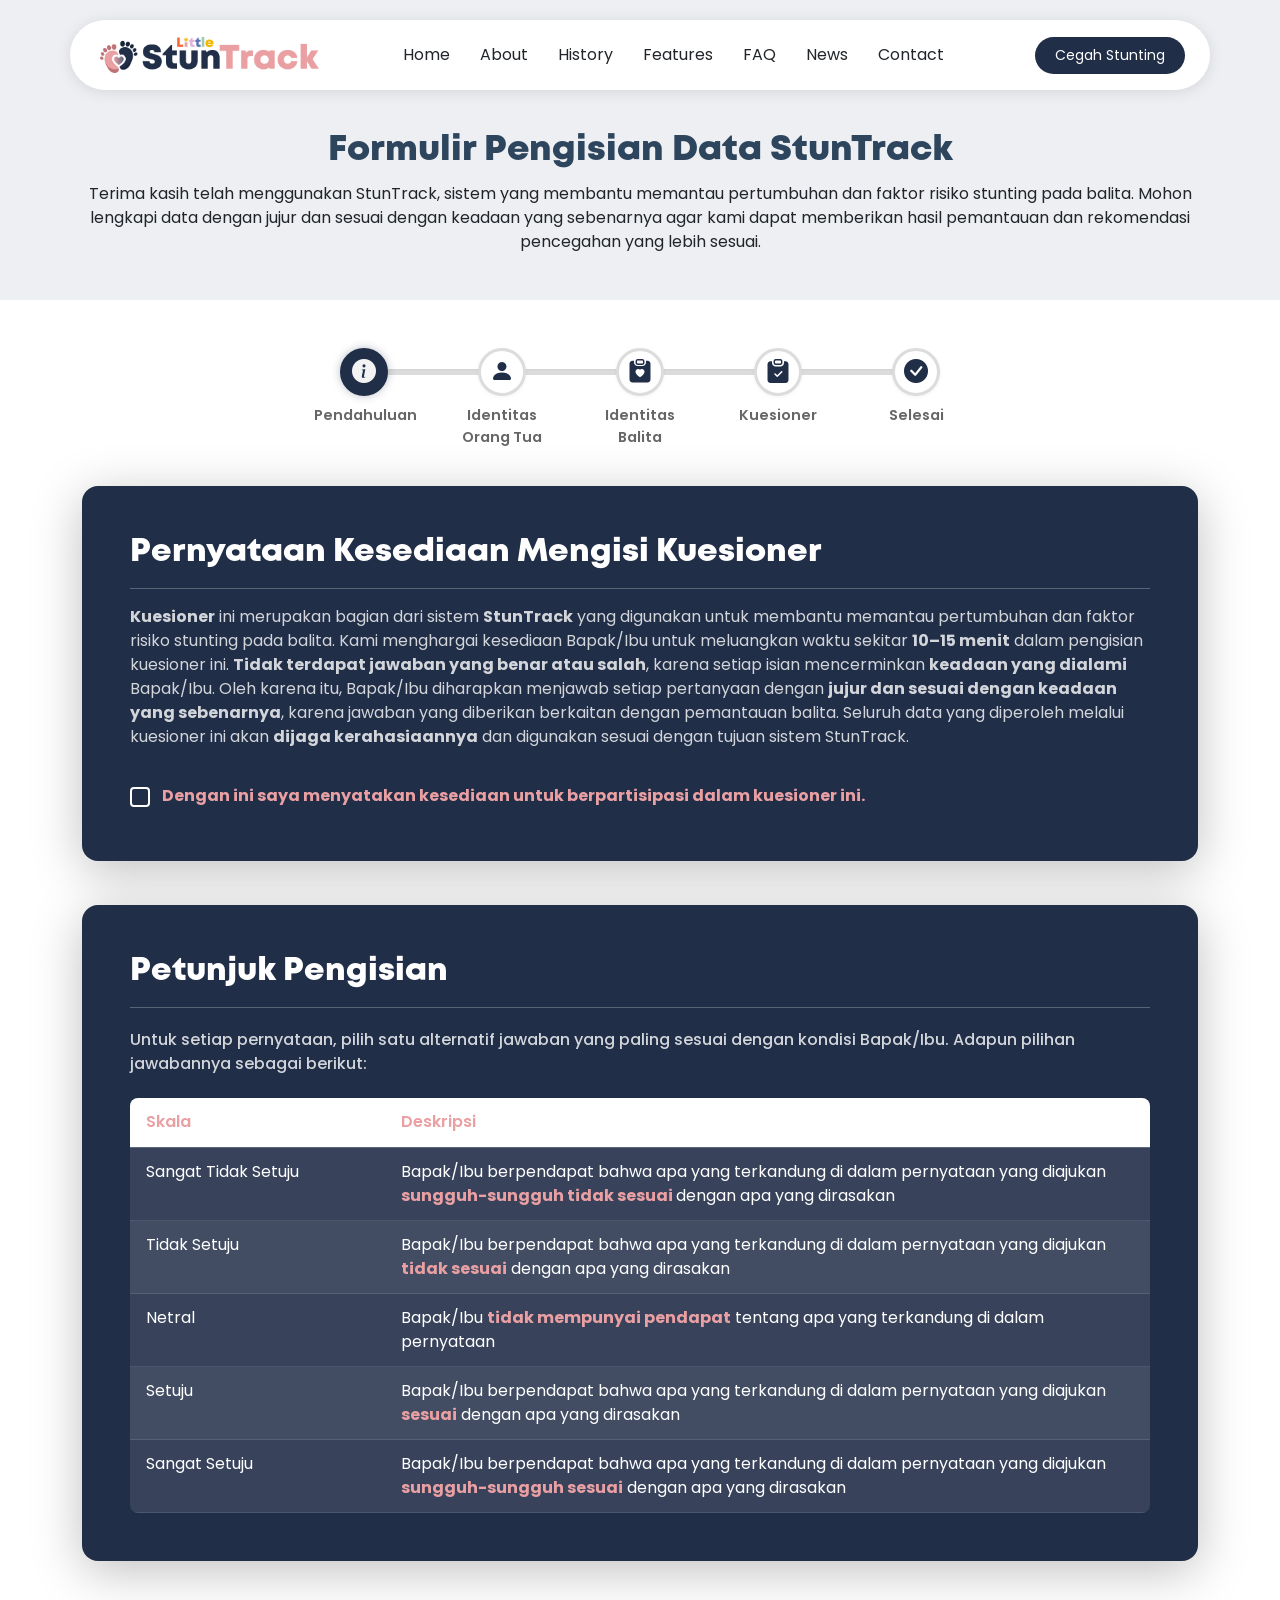
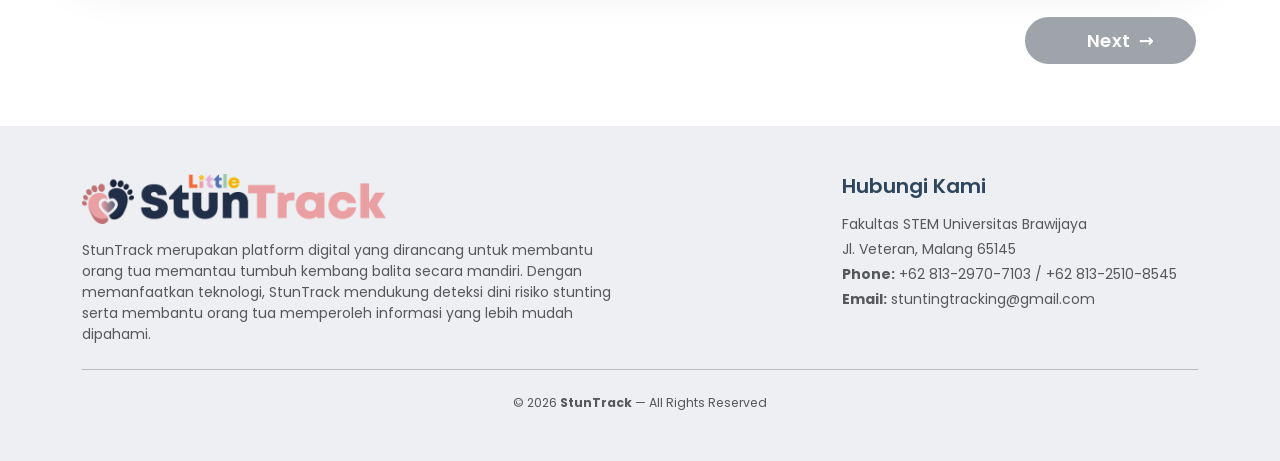
<file: frontend/kuesioner.html>
<!DOCTYPE html>
<html lang="en">

<head>
  <meta charset="utf-8">
  <meta content="width=device-width, initial-scale=1.0" name="viewport">
  <title>StunTrack</title>
  <meta name="description" content="">
  <meta name="keywords" content="">

  <!-- SECTION: Favicons -->
  <link href="assets/img/LOGO-2.png" rel="icon">
  <link href="assets/img/LOGO-2.png" rel="apple-touch-icon">

  <!-- /SECTION: Favicons -->

  <!-- SECTION: Fonts -->
  <link href="https://fonts.googleapis.com" rel="preconnect">
  <link href="https://fonts.gstatic.com" rel="preconnect" crossorigin>
  <link href="https://fonts.googleapis.com/css2?family=Poppins:wght@100;200;300;400;500;600;700;800;900&display=swap"
    rel="stylesheet">

  <!-- /SECTION: Fonts -->

  <!-- SECTION: Vendor CSS Files -->
  <link href="assets/vendor/bootstrap/css/bootstrap.min.css" rel="stylesheet">
  <link href="assets/vendor/bootstrap-icons/bootstrap-icons.min.css" rel="stylesheet">
  <link href="assets/vendor/aos/aos.css" rel="stylesheet">

  <!-- /SECTION: Vendor CSS Files -->

  <!-- SECTION: Main CSS File -->
  <link href="assets/css/main.css" rel="stylesheet">

  <!-- /SECTION: Main CSS File -->

</head>

<body class="index-page page-kuesioner">

  <!-- SECTION: Submit Overlay -->
  <div id="submitOverlay"></div>

  <!-- /SECTION: Submit Overlay -->

  <!-- SECTION: Header -->
  <header id="header" class="header d-flex align-items-center fixed-top">
    <div
      class="header-container container-fluid container-xl position-relative d-flex align-items-center justify-content-between">
      <a href="/" class="logo d-flex align-items-center me-auto me-xl-0">

        <h1 class="sitename">
          <img src="assets/img/LOGO.png" alt="StunTrack">
        </h1>
      </a>
      <nav id="navmenu" class="navmenu">
        <ul>
          <li><a href="/#hero" class="active">Home</a></li>
          <li><a href="/#about">About</a></li>
          <li><a href="/#history">History</a></li>
          <li><a href="/#features">Features</a></li>
          <li><a href="/#faq">FAQ</a></li>
          <li><a href="/#news">News</a></li>
          <li><a href="/#contact">Contact</a></li>
        </ul>
        <i class="mobile-nav-toggle d-xl-none bi bi-list"></i>
      </nav>
      <a class="btn-getstarted" href="/kuesioner.html">Cegah Stunting</a>
    </div>
  </header>
  <!-- /SECTION: Header -->

  <main class="main">

    <!-- SECTION: Page Title -->
    <div class="page-title light-background">
      <div class="container">
        <h1 class="u-ff-Mont-HeavyDEMO-var-headi">Formulir Pengisian Data StunTrack</h1>
        <p class="page-description">
          Terima kasih telah menggunakan StunTrack, sistem yang membantu memantau pertumbuhan dan faktor risiko stunting
          pada balita. Mohon lengkapi data dengan jujur dan sesuai dengan keadaan yang sebenarnya agar kami dapat
          memberikan hasil pemantauan dan rekomendasi pencegahan yang lebih sesuai.
        </p>
      </div>
    </div>
    <!-- /SECTION: Page Title -->

    <!-- SECTION: Progress Bar -->
    <div class="container">
      <div class="progressbar">
        <div class="progress" id="progress"></div>
        <div class="progress-step progress-step-active" data-title="Pendahuluan"><i class="bi bi-info-circle-fill"></i>
        </div>
        <div class="progress-step" data-title="Identitas Orang Tua"><i class="bi bi-person-fill"></i></div>
        <div class="progress-step" data-title="Identitas Balita"><i class="bi bi-clipboard-heart-fill"></i></div>
        <div class="progress-step" data-title="Kuesioner"><i class="bi bi-clipboard-check-fill"></i></div>
        <div class="progress-step" data-title="Selesai"><i class="bi bi-check-circle-fill"></i></div>
      </div>
    </div>
    <!-- /SECTION: Progress Bar -->

    <!-- SECTION: Pernyataan Pendahuluan -->
    <section id="pendahuluan" class="pendahuluan section">
      <div class="container section-title"></div>
      <div class="container">
        <div class="row">
          <div class="col-12">
            <div class="info-box mb-4">
              <h2 class="u-c-EAA0A3_ff-Mont-HeavyDEMO-var-headi">Pernyataan Kesediaan
                Mengisi Kuesioner</h2>
              <hr>
              <p><strong>Kuesioner</strong> ini merupakan bagian dari sistem <strong>StunTrack</strong> yang digunakan
                untuk membantu memantau pertumbuhan dan faktor risiko stunting pada balita. Kami menghargai kesediaan
                Bapak/Ibu untuk meluangkan waktu sekitar <strong>10–15 menit</strong> dalam pengisian kuesioner ini.
                <strong>Tidak terdapat jawaban yang benar atau salah</strong>, karena setiap isian mencerminkan
                <strong>keadaan yang dialami</strong> Bapak/Ibu. Oleh karena itu, Bapak/Ibu
                diharapkan menjawab setiap pertanyaan dengan <strong>jujur dan sesuai dengan keadaan yang
                  sebenarnya</strong>, karena jawaban yang diberikan berkaitan dengan pemantauan balita.
                Seluruh data yang diperoleh melalui kuesioner ini akan <strong>dijaga kerahasiaannya</strong> dan
                digunakan sesuai dengan tujuan sistem StunTrack.
              </p>
              <div class="form-check">
                <input class="form-check-input" type="checkbox" id="agreementCheckbox">
                <label class="form-check-label" for="agreementCheckbox">
                  <strong>Dengan ini saya menyatakan kesediaan untuk berpartisipasi dalam kuesioner ini.</strong>
                </label>
              </div>
            </div>
          </div>
        </div>
      </div>
    </section>
    <!-- /SECTION: Fungsi 1: Pernyataan Pendahuluan -->

    <!-- SECTION: Petunjuk Pengisian -->
    <section id="petunjuk-pengisian" class="petunjuk-pengisian section">
      <div class="container section-title"></div>
      <div class="container">
        <div class="row">
          <div class="col-12">
            <div class="info-box mb-4">
              <h2 class="u-c-EAA0A3_ff-Mont-HeavyDEMO-var-headi">Petunjuk Pengisian</h2>
              <hr>
              <p class="u-mt-20px_fw-500_c-var-contrast-color">
                Untuk setiap pernyataan, pilih satu alternatif jawaban yang paling sesuai dengan kondisi Bapak/Ibu.
                Adapun pilihan jawabannya sebagai berikut:
              </p>
              <table class="likert-table">
                <thead>
                  <tr>
                    <th>Skala</th>
                    <th>Deskripsi</th>
                  </tr>
                </thead>
                <tbody>
                  <tr>
                    <td>Sangat Tidak Setuju</td>
                    <td>Bapak/Ibu berpendapat bahwa apa yang terkandung di dalam pernyataan yang diajukan
                      <strong>sungguh-sungguh tidak sesuai </strong>dengan apa yang dirasakan
                    </td>
                  </tr>
                  <tr>
                    <td>Tidak Setuju</td>
                    <td>Bapak/Ibu berpendapat bahwa apa yang terkandung di dalam pernyataan yang diajukan <strong>tidak
                        sesuai</strong> dengan apa yang dirasakan</td>
                  </tr>
                  <tr>
                    <td>Netral</td>
                    <td>Bapak/Ibu <strong>tidak mempunyai pendapat</strong> tentang apa yang terkandung di dalam
                      pernyataan</td>
                  </tr>
                  <tr>
                    <td>Setuju</td>
                    <td>Bapak/Ibu berpendapat bahwa apa yang terkandung di dalam pernyataan yang diajukan
                      <strong>sesuai</strong> dengan apa yang dirasakan
                    </td>
                  </tr>
                  <tr>
                    <td>Sangat Setuju</td>
                    <td>Bapak/Ibu berpendapat bahwa apa yang terkandung di dalam pernyataan yang diajukan
                      <strong>sungguh-sungguh sesuai</strong> dengan apa yang dirasakan
                    </td>
                  </tr>
                </tbody>
              </table>
            </div>
          </div>
        </div>
      </div>
      <div class="container">
        <div class="row">
          <div class="col-12 text-end">
            <button type="button" class="btn btn-primary btn-lanjutkan u-mt-30px_p-10px-30px-important" id="proceedBtn"
              disabled>Next</button>
          </div>
        </div>
      </div>
    </section>
    <!-- /SECTION: Fungsi 2: Petunjuk Pengisian -->

    <!-- SECTION: Identitas Orang Tua -->
    <section id="orang-tua" class="orang-tua section u-d-none-2">
      <div class="container" data-aos="fade-up" data-aos-delay="100">
        <div class="row">
          <div class="col-12">
            <div class="orang-tua-form" data-aos="fade-up" data-aos-delay="300">
              <form id="orangTuaForm" action="/pengisian" method="post" class="php-email-form" data-aos="fade-up"
                data-aos-delay="200">
                <div class="col-12">
                  <h3 class="u-ff-Mont-HeavyDEMO-var-headi_fs-2rem">Identitas Orang Tua</h3>
                  <hr>
                </div>
                <div class="row gy-3">
                  <div class="col-md-6">
                    <input type="text" name="nama_responden" class="form-control" placeholder="Nama Lengkap Orang Tua">
                    <small class="text-muted">* Bagian ini bersifat opsional.</small>
                  </div>
                  <div class="col-md-6">
                    <input type="email" name="email" class="form-control" id="emailInput" placeholder="Email Orang Tua"
                      required title="Format email tidak valid. Harap sertakan @ dan . dalam alamat email.">
                    <small class="text-muted">* Masukkan alamat email yang dapat dihubungi ― contoh:
                      nama@example.com.</small>
                  </div>
                  <div class="col-md-6">
                    <div class="input-group">
                      <input type="text" name="tanggal_lahir" class="form-control date-input"
                        placeholder="Tanggal Lahir" required title="Tanggal lahir wajib diisi." readonly>
                      <span class="input-group-text u-cur-pointer-2">
                        <i class="bi bi-calendar"></i>
                      </span>
                    </div>
                    <small class="text-muted">* Masukkan tanggal lahir Anda.</small>
                  </div>
                  <div class="col-md-6">
                    <select name="pekerjaan" class="form-control" required title="Pekerjaan wajib dipilih.">
                      <option value="">Pilih Pekerjaan</option>
                      <option value="PNS/TNI/Polri">Pegawai Negeri (PNS / TNI / Polri)</option>
                      <option value="Pegawai Swasta">Pegawai Swasta / Karyawan Kantor</option>
                      <option value="Wiraswasta">Wiraswasta / Pengusaha</option>
                      <option value="Pedagang">Pedagang / Penjual</option>
                      <option value="Petani/Peternak/Perkebun">Petani / Peternak / Perkebun</option>
                      <option value="Nelayan">Nelayan</option>
                      <option value="Buruh">Buruh / Pekerja Harian / Kuli</option>
                      <option value="Transportasi">Sopir / Ojek / Transportasi</option>
                      <option value="Tenaga Pendidik">Guru / Dosen / Tenaga Pendidik</option>
                      <option value="Tenaga Kesehatan">Tenaga Kesehatan (Dokter, Perawat, Bidan, dsb.)</option>
                      <option value="Ibu Rumah Tangga">Ibu Rumah Tangga</option>
                      <option value="Pensiunan">Pensiunan</option>
                      <option value="Tidak Bekerja">Tidak Bekerja</option>
                      <option value="Lainnya">Lainnya</option>
                    </select>
                    <small class="text-muted">* Silakan pilih "Lainnya" jika tidak ada.</small>
                  </div>
                  <div class="col-12">
                    <input type="text" name="alamat" class="form-control" placeholder="Alamat Lengkap" required
                      title="Alamat wajib diisi.">
                    <small class="text-muted">* Masukkan alamat sesuai tempat tinggal.</small>
                  </div>
                  <div class="col-md-6">
                    <select name="pendidikan" class="form-control" required title="Pendidikan wajib dipilih.">
                      <option value="">Pilih Pendidikan</option>
                      <option value="SD">SD</option>
                      <option value="SMP">SMP</option>
                      <option value="SMA">SMA</option>
                      <option value="Diploma">Diploma</option>
                      <option value="Sarjana">Sarjana</option>
                      <option value="Magister">Magister</option>
                      <option value="Doktor">Doktor</option>
                      <option value="Lainnya">Lainnya</option>
                    </select>
                    <small class="text-muted">* Masukkan pendidikan terakhir anda.</small>
                  </div>
                  <div class="col-md-6">
                    <div class="d-flex align-items-center">
                      <label class="me-3">Riwayat Gondok:</label>
                      <div class="d-flex align-items-center">
                        <div class="me-3">
                          <input type="radio" id="gondok_ya" name="riwayat_gondok" value="Ya" required>
                          <label for="gondok_ya" class="ms-1">Ya</label>
                        </div>
                        <div>
                          <input type="radio" id="gondok_tidak" name="riwayat_gondok" value="Tidak" required>
                          <label for="gondok_tidak" class="ms-1">Tidak</label>
                        </div>
                      </div>
                    </div>
                    <small class="text-muted">* Apakah Anda memiliki riwayat penyakit gondok?</small>
                  </div>
                </div>
              </form>
            </div>
          </div>
        </div>
      </div>
      <div class="container" data-aos="fade-up" data-aos-delay="200">
        <div class="row">
          <div class="col-12">
            <div class="d-flex justify-content-between align-items-center u-mt-55px">
              <button type="button" class="btn btn-primary btn-kembali u-p-10px-30px"
                id="kembaliBtnOrangTua">Back</button>
              <button type="button" class="btn btn-primary btn-lanjutkan u-p-10px-30px" id="lanjutkanBtn"
                disabled>Next</button>
            </div>
          </div>
        </div>
      </div>
    </section>
    <!-- /SECTION: Fungsi 3: Identitas Orang Tua -->

    <!-- SECTION: Identitas Balita -->
    <section id="balita" class="balita section u-d-none-2">
      <div class="container" data-aos="fade-up" data-aos-delay="100">
        <div class="row">
          <div class="col-12">
            <div class="balita-form" data-aos="fade-up" data-aos-delay="300">
              <form id="balitaForm" action="/pengisian" method="post" class="php-email-form" data-aos="fade-up"
                data-aos-delay="200">
                <div class="col-12 d-flex justify-content-between align-items-start">
                  <h3 class="u-ff-Mont-HeavyDEMO-var-headi_fs-2rem">Identitas Balita</h3>
                  <button type="button" id="addBalitaBtn" class="btn u-72910568 balita-add-btn">Tambah Balita</button>
                </div>
                <hr class="u-mt-0-5px">
                <p>Mohon pastikan <strong> nama lengkap </strong> dan <strong>tanggal lahir balita diisi dengan
                    benar</strong>, karena data ini digunakan untuk verifikasi dan pengecekan riwayat pengisian. Balita
                  wajib berusia di bawah 5 tahun, tinggi badan harus antara 40-130 cm dan berat badan antara 1-40 kg
                  (rentang wajar untuk balita usia 0-5 tahun).</p>
                <div id="balitaContainer">
                  <div class="balita-entry mb-3 p-3 border rounded u-pos-relative">
                    <h5 class="u-ff-Mont-HeavyDEMO-var-headi">Balita 1</h5>
                    <hr>
                    <div class="row gy-3">
                      <div class="col-md-6">
                        <input type="text" name="balita_nama[]" class="form-control" placeholder="Nama Lengkap Balita"
                          required>
                      </div>
                      <div class="col-md-6">
                        <div class="input-group">
                          <input type="text" name="balita_tanggal_lahir[]" class="form-control date-input"
                            placeholder="Tanggal Lahir" required readonly>
                          <span class="input-group-text u-cur-pointer-2">
                            <i class="bi bi-calendar"></i>
                          </span>
                        </div>
                      </div>
                      <div class="col-md-3">
                        <input type="number" step="0.1" min="40" max="130" name="balita_tinggi_badan[]"
                          class="form-control" placeholder="Tinggi Badan (cm)" required>
                      </div>
                      <div class="col-md-3">
                        <input type="number" step="0.1" min="1" max="40" name="balita_berat_badan[]"
                          class="form-control" placeholder="Berat Badan (kg)" required>
                      </div>
                      <div class="col-md-6">
                        <div class="d-flex align-items-center">
                          <label class="me-3">Jenis Kelamin:</label>
                          <div class="d-flex align-items-center">
                            <div class="me-3">
                              <input type="radio" id="jk_laki_0" name="balita_jenis_kelamin[0]" value="Laki-laki"
                                required>
                              <label for="jk_laki_0" class="ms-1">Laki-laki</label>
                            </div>
                            <div>
                              <input type="radio" id="jk_perempuan_0" name="balita_jenis_kelamin[0]" value="Perempuan"
                                required>
                              <label for="jk_perempuan_0" class="ms-1">Perempuan</label>
                            </div>
                          </div>
                        </div>
                        <small class="text-muted">* Pilih jenis kelamin balita.</small>
                      </div>
                    </div>
                  </div>
                </div>
              </form>
            </div>
          </div>
        </div>
      </div>
      <div class="container" data-aos="fade-up" data-aos-delay="200">
        <div class="row">
          <div class="col-12">
            <div class="d-flex justify-content-between align-items-center u-mt-55px">
              <button type="button" class="btn btn-primary btn-kembali u-p-10px-30px"
                id="kembaliBtnBalita">Back</button>
              <button type="button" class="btn btn-primary btn-lanjutkan u-p-10px-30px" id="lanjutkanBalitaBtn"
                disabled>Next</button>
            </div>
          </div>
        </div>
      </div>
    </section>
    <!-- /SECTION: Fungsi 4: Identitas Balita -->

    <!-- SECTION: Kuesioner -->
    <section id="kuesioner" class="features section u-d-none-2">
      <div class="container u-pb-30px-important" data-aos="fade-up" data-aos-delay="100">
        <div class="row">
          <div class="col-12">
            <div class="kuesioner-form" data-aos="fade-up" data-aos-delay="300">
              <div class="col-12">
                <h3 class="u-ff-Mont-HeavyDEMO-var-headi_fs-2rem">Kuesioner Umum</h3>
                <hr>
                <p>Pilih jawaban yang paling sesuai dengan kondisi Anda.</p>

                <div class="progress mb-4 u-h-20px">
                  <div class="progress-bar bg-success u-w-0pct" role="progressbar" id="questionnaireProgress"
                    aria-valuenow="0" aria-valuemin="0" aria-valuemax="100"></div>
                </div>
              </div>

              <div id="generalQuestions" data-aos="fade-up" data-aos-delay="200">

              </div>
              <div class="balita-container">
                <h3 class="u-ff-Mont-HeavyDEMO-var-headi_fs-2rem">Kuesioner Balita</h3>
                <hr>
                <p>Pilih jawaban yang paling sesuai dengan kondisi balita Anda.</p>

                <div class="d-flex justify-content-center">
                  <ul class="nav nav-tabs justify-content-center" id="balitaTabs" role="tablist" data-aos="fade-up"
                    data-aos-delay="100">

                  </ul>
                </div>
                <div class="tab-content" id="balitaTabContent" data-aos="fade-up" data-aos-delay="200">

                </div>
              </div>
            </div>
          </div>
        </div>
      </div>
      <div class="container u-mt-30px" data-aos="fade-up" data-aos-delay="200">
        <div class="row">
          <div class="col-12">
            <div class="d-flex justify-content-between align-items-center u-mt-55px">
              <button type="button" class="btn btn-primary btn-kembali u-p-10px-30px"
                id="kembaliBtnKuesioner">Back</button>
              <button type="button" class="btn btn-primary btn-lanjutkan u-p-10px-30px" id="nextBtnKuesioner"
                disabled>Next</button>
            </div>
          </div>
        </div>
      </div>
    </section>
    <!-- /SECTION: Fungsi 5: Kuesioner -->

    <!-- SECTION: Selesai -->
    <section id="selesai" class="selesai section u-d-none-2">
      <div class="container section-title">
      </div>
      <div class="container">
        <div class="row">
          <div class="col-12">
            <div class="info-box mb-4">
              <h2 class="u-c-EAA0A3_ff-Mont-HeavyDEMO-var-headi">Terima Kasih!</h2>
              <hr>
              <p class="u-5585d165">Terima kasih atas kesediaan anda mengisi kuesioner. Data yang telah
                anda berikan akan sangat membantu dalam penelitian dan pencegahan stunting pada balita. <strong
                  class="u-c-EAA0A3-2">Silakan klik tombol "Submit" untuk mengirimkan data Anda.</strong></p>
            </div>
          </div>
        </div>
      </div>
      <div class="container u-mt-30px" data-aos="fade-up" data-aos-delay="200">
        <div class="row">
          <div class="col-12">
            <div class="d-flex justify-content-between align-items-center u-mb-30px">
              <button type="button" class="btn btn-primary btn-kembali u-p-10px-30px"
                id="kembaliBtnSelesai">Back</button>
              <button type="button" class="btn btn-primary btn-lanjutkan u-p-10px-30px" id="submitBtn"
                disabled>Submit</button>
            </div>
          </div>
        </div>
      </div>
    </section>
    <!-- /SECTION: Fungsi 6: Selesai -->

  </main>

  <!-- SECTION: Footer -->
  <footer id="footer" class="footer light-background py-5">
    <div class="container">
      <div class="row gy-4 justify-content-between align-items-start">

        <div class="col-lg-6 col-md-7">
          <a href="/" class="logo d-flex align-items-center mb-3">
            <img src="assets/img/LOGO.png" alt="StunTrack" class="u-h-50px_mr-10px">
          </a>
          <p class="text-muted mb-0">
            StunTrack merupakan platform digital yang dirancang untuk membantu orang tua
            memantau tumbuh kembang balita secara mandiri. Dengan memanfaatkan teknologi, StunTrack mendukung deteksi
            dini risiko stunting serta membantu orang tua memperoleh informasi yang lebih mudah dipahami.
          </p>
        </div>

        <div class="col-lg-4 col-md-5">
          <h5 class="fw-semibold mb-3">Hubungi Kami</h5>
          <p class="text-muted mb-1">Fakultas STEM Universitas Brawijaya</p>
          <p class="text-muted mb-1">Jl. Veteran, Malang 65145</p>
          <p class="text-muted mb-1">
            <strong>Phone:</strong>
            <span>+62 813-2970-7103 / +62 813-2510-8545</span>
          </p>
          <p class="text-muted mb-0">
            <strong>Email:</strong>
            <span>stuntingtracking@gmail.com</span>
          </p>
        </div>
      </div>
      <hr class="my-4">

      <div class="text-center small text-muted">
        © 2026 <strong class="sitename">StunTrack</strong> — All Rights Reserved
      </div>
    </div>
  </footer>
  <!-- /SECTION: Footer -->

  <!-- SECTION: Scroll Top -->
  <a href="#" id="scroll-top" class="scroll-top d-flex align-items-center justify-content-center"><i
      class="bi bi-arrow-up-short"></i></a>

  <!-- /SECTION: Scroll Top -->

  <!-- SECTION: Datepicker Modal -->
  <div id="datepicker-modal" class="datepicker-modal u-d-none-2">
    <div class="datepicker-overlay" id="datepicker-overlay"></div>
    <div class="datepicker-container">
      <div class="datepicker-header">
        <button type="button" class="datepicker-nav-btn" id="prev-month">
          <i class="bi bi-chevron-left"></i>
        </button>
        <div class="datepicker-month-year">
          <select id="datepicker-month" class="datepicker-select"></select>
          <select id="datepicker-year" class="datepicker-select"></select>
        </div>
        <button type="button" class="datepicker-nav-btn" id="next-month">
          <i class="bi bi-chevron-right"></i>
        </button>
      </div>
      <div class="datepicker-calendar">
        <div class="datepicker-weekdays">
          <div>Min</div>
          <div>Sen</div>
          <div>Sel</div>
          <div>Rab</div>
          <div>Kam</div>
          <div>Jum</div>
          <div>Sab</div>
        </div>
        <div class="datepicker-days" id="datepicker-days"></div>
      </div>
      <div class="datepicker-actions">
        <button type="button" class="btn btn-secondary" id="datepicker-cancel">Batal</button>
      </div>
    </div>
  </div>

  <!-- /SECTION: Datepicker Modal -->

  <!-- SECTION: Modal Email Sudah Terdaftar -->
  <div class="modal fade" id="emailExistsModal" tabindex="-1" aria-labelledby="emailExistsModalLabel"
    aria-hidden="true">
    <div class="modal-dialog modal-lg modal-dialog-centered">
      <div class="modal-content u-br-15px_bd-none_bs-0-10px-30px-rgba-0-0-0-0">
        <div class="modal-header u-babcc695">
          <h5 class="modal-title u-7743785a" id="emailExistsModalLabel">
            <i class="bi bi-exclamation-triangle-fill me-2 u-c-white"></i>Email Sudah Terdaftar
          </h5>
        </div>
        <div class="modal-body u-p-1-5rem_maxh-60vh_ovy-auto">
          <div id="parentInfo" class="mb-3">

          </div>
          <div id="childrenInfo">

          </div>
        </div>
        <div class="modal-footer u-p-1-5rem-2rem_jc-center">
          <button type="button" class="btn btn-outline-secondary me-3 u-br-25px_p-10px-30px_fw-500"
            id="bukanSayaBtn">Bukan Saya</button>
          <button type="button" class="btn u-42e2db19" id="yaItuSayaBtn">Ya, Itu Saya</button>
        </div>
      </div>
    </div>
  </div>

  <!-- /SECTION: Modal Email Sudah Terdaftar -->

  <!-- SECTION: Modal Verifikasi Tanggal Lahir -->
  <div class="modal fade" id="birthDateModal" tabindex="-1" aria-labelledby="birthDateModalLabel" aria-hidden="true">
    <div class="modal-dialog modal-lg modal-dialog-centered modal-dialog-scrollable">
      <div class="modal-content u-br-15px_bd-none_bs-0-10px-30px-rgba-0-0-0-0">
        <div class="modal-header u-babcc695">
          <h5 class="modal-title u-7743785a" id="birthDateModalLabel">
            <i class="bi bi-calendar-check me-2 u-c-white"></i>Verifikasi Tanggal Lahir Balita
          </h5>
        </div>
        <div class="modal-body u-p-2rem">
          <div id="birthDateInputs" class="row g-3">

          </div>
        </div>
        <div class="modal-footer u-p-1-5rem-2rem_jc-center_fw2-wrap_gap-10px">
          <button type="button" class="btn btn-outline-secondary u-br-25px_p-10px-30px_fw-500"
            data-bs-dismiss="modal">Batal</button>
          <button type="button" class="btn btn-outline-secondary u-br-25px_p-10px-30px_fw-500" id="hapusDataBtn">Hapus
            Data</button>
          <button type="button" class="btn u-42e2db19" id="verifyBirthDatesBtn">Verifikasi dan Update Data</button>
        </div>
      </div>
    </div>
  </div>

  <!-- /SECTION: Modal Verifikasi Tanggal Lahir -->
  <!-- SECTION: Scripts -->
  <script src="assets/vendor/bootstrap/js/bootstrap.bundle.min.js"></script>
  <script src="assets/vendor/aos/aos.js"></script>
  <script src="assets/js/main.js"></script>
  <script src="assets/js/pages/kuesioner.js"></script>
  <!-- /SECTION: Scripts -->
</body>

</html>
</file>
<file: frontend/assets/css/main.css>
/* ==========================================
   SECTION: Variables
   ========================================== */

:root {
    --default-font: "Poppins", system-ui, -apple-system, "Segoe UI", Roboto, "Helvetica Neue", Arial, "Noto Sans", "Liberation Sans", sans-serif, "Apple Color Emoji", "Segoe UI Emoji", "Segoe UI Symbol", "Noto Color Emoji";
    --heading-font: "Poppins", sans-serif;
    --nav-font: "Poppins", sans-serif;
    --accent-color: #212E48;
    --background-color: #ffffff;
    --contrast-color: #ffffff;
    --default-color: #212529;
    --heading-color: #2d465e;
    --surface-color: #ffffff;
    --nav-color: #212529;
    --nav-dropdown-background-color: #ffffff;
    --nav-dropdown-color: #212529;
    --nav-dropdown-hover-color: #212529;
    --nav-hover-color: #212529;
    --nav-mobile-background-color: #ffffff;
    --navy: #212E48;
    --navy-2: #2d465e;
    --pink: #EAA0A3;
    --pink-deep: #D9838C;
    --muted: #6c7686;
    --admin-bg: #F4F6FA;
    --admin-surface: #ffffff;
    --admin-line: rgba(33, 46, 72, 0.07);
    --admin-shadow: 0 20px 45px -28px rgba(24, 34, 56, 0.28), 0 2px 10px rgba(24, 34, 56, 0.05);
    --admin-shadow-hover: 0 26px 55px -24px rgba(24, 34, 56, 0.32), 0 4px 14px rgba(24, 34, 56, 0.07);
    --gold: #E8B93A;
    --red: #d9534f;
    --green: #1FA454;
    --r-lg: 20px;
    --r-md: 14px;
    --r-sm: 10px;
    --tile-shadow: 0 10px 20px -10px rgba(24, 34, 56, 0.35), inset 0 1px 1px rgba(255, 255, 255, .35);
    --mint: #1FA454;
    --amber: #F08C1C;
    --summary-red: #D62839;
    --ink: #212E48;
    --bg-soft: #F5F6FB;
    --line: #E9ECF3;
    scroll-behavior: smooth;
}

/* ==========================================
   SECTION: Typography
   ========================================== */

@font-face {
    font-family: 'Mont-HeavyDEMO';
    font-style: normal;
    font-weight: normal;
    src: url('../font/Mont-HeavyDEMO.otf') format('opentype');
}

/* ==========================================
   SECTION: Reset & Base
   ========================================== */

.light-background {
    --background-color: rgba(86, 101, 124, 0.1);
    --surface-color: #ffffff;
}

.dark-background {
    --background-color: #212E48;
    --contrast-color: #ffffff;
    --default-color: #ffffff;
    --heading-color: #ffffff;
    --surface-color: #212529;
}

a {
    color: var(--accent-color);
    text-decoration: none;
    transition: 0.3s;
}

a:hover {
    color: color-mix(in srgb, var(--accent-color), transparent 25%);
    text-decoration: none;
}

body {
    background-color: var(--background-color);
    color: var(--default-color);
    font-family: var(--default-font);
}

.form-check {
    display: block;
    min-height: 1.5rem;
    padding-left: 1.5em;
    margin-bottom: .125rem;
}

#kuesioner .form-check {
    padding-left: 0;
}

h1,
h2,
h3,
h4,
h5,
h6 {
    color: var(--heading-color);
    font-family: var(--heading-font);
}


.php-email-form .loading {
    animation: php-email-form-loading 1s linear infinite;
    background: var(--surface-color);
    display: none;
    margin-bottom: 24px;
    padding: 15px;
    text-align: center;
}

.php-email-form .loading:before {
    animation: php-email-form-loading 1s linear infinite;
    border: 3px solid var(--accent-color);
    border-radius: 50%;
    border-top-color: var(--surface-color);
    content: "";
    display: inline-block;
    height: 24px;
    margin: 0 10px -6px 0;
    width: 24px;
}

.php-email-form .sent-message {
    background: #059652;
    color: #ffffff;
    display: none;
    font-weight: 600;
    margin-bottom: 24px;
    padding: 5px;
    text-align: center;
}

@keyframes php-email-form-loading {
    0% {
        transform: rotate(0deg);
    }

    100% {
        transform: rotate(360deg);
    }
}

/* ==========================================
   SECTION: Header
   ========================================== */

/* ============================================================
   SECTION: Mengatur header utama dan tombol navigasi
   ============================================================ */
.header {
    --background-color: rgba(255, 255, 255, 0);
    background-color: var(--background-color);
    color: var(--default-color);
    padding: 20px 0;
    transition: all 0.5s;
    z-index: 997;
}

.header .btn-getstarted,
.header .btn-getstarted:focus {
    background: var(--accent-color);
    border-radius: 50px;
    color: var(--contrast-color);
    font-size: 14px;
    margin: 0 0 0 30px;
    padding: 8px 20px;
    transition: 0.3s;
}

.header .btn-getstarted:hover,
.header .btn-getstarted:focus:hover {
    background: color-mix(in srgb, var(--accent-color), transparent 15%);
    color: var(--contrast-color);
}

.header .header-container {
    background: var(--surface-color);
    border-radius: 50px;
    box-shadow: 0px 2px 15px rgba(0, 0, 0, 0.1);
    padding: 5px 25px;
}

.header .logo {
    line-height: 1;
    padding-left: 5px;
}

.header .logo h1 {
    color: var(--heading-color);
    font-size: 24px;
    font-weight: 500;
    margin: 0;
}

.header .logo img {
    height: auto;
    margin-right: 8px;
    max-height: 36px;
    width: auto;
}

.scrolled .header .header-container {
    background: color-mix(in srgb, var(--surface-color), transparent 5%);
}

@media (max-width: 1200px) {
    .header {
        padding-top: 10px;
    }

    .header .btn-getstarted {
        margin: 0 10px 0 0;
        order: 2;
        padding: 6px 15px;
    }

    .header .header-container {
        margin-left: 10px;
        margin-right: 10px;
        padding: 10px 5px 10px 15px;
    }

    .header .logo {
        order: 1;
    }

    .header .navmenu {
        order: 3;
    }
}

/* ==========================================
   SECTION: Navigation
   ========================================== */

/* ============================================================
   SECTION: Mengatur navigasi desktop dan mobile
   ============================================================ */

@media (min-width: 1200px) {
    .navmenu {
        padding: 0;
    }

    .navmenu a,
    .navmenu a:focus {
        align-items: center;
        color: var(--nav-color);
        display: flex;
        font-family: var(--nav-font);
        font-size: 16px;
        font-weight: 400;
        justify-content: space-between;
        padding: 18px 15px;
        transition: 0.3s;
        white-space: nowrap;
    }

    .navmenu a i,
    .navmenu a:focus i {
        font-size: 12px;
        line-height: 0;
        margin-left: 5px;
        transition: 0.3s;
    }

    .navmenu li {
        position: relative;
    }

    .navmenu li:hover>a,
    .navmenu .active,
    .navmenu .active:focus {
        color: var(--nav-hover-color);
    }

    .navmenu li:last-child a {
        padding-right: 0;
    }

    .navmenu ul {
        align-items: center;
        display: flex;
        list-style: none;
        margin: 0;
        padding: 0;
    }

    .navmenu .dropdown ul {
        background: var(--nav-dropdown-background-color);
        border-radius: 4px;
        box-shadow: 0px 0px 30px rgba(0, 0, 0, 0.1);
        display: block;
        left: 14px;
        margin: 0;
        opacity: 0;
        padding: 10px 0;
        position: absolute;
        top: 130%;
        transition: 0.3s;
        visibility: hidden;
        z-index: 99;
    }

    .navmenu .dropdown ul a {
        color: var(--nav-dropdown-color);
        font-size: 15px;
        padding: 10px 20px;
        text-transform: none;
    }

    .navmenu .dropdown ul a i {
        font-size: 12px;
    }

    .navmenu .dropdown ul a:hover,
    .navmenu .dropdown ul .active:hover,
    .navmenu .dropdown ul li:hover>a {
        color: var(--nav-dropdown-hover-color);
    }

    .navmenu .dropdown ul li {
        min-width: 200px;
    }

    .navmenu .dropdown:hover>ul {
        opacity: 1;
        top: 100%;
        visibility: visible;
    }

    .navmenu .dropdown .dropdown ul {
        left: -90%;
        top: 0;
        visibility: hidden;
    }

    .navmenu .dropdown .dropdown:hover>ul {
        left: -100%;
        opacity: 1;
        top: 0;
        visibility: visible;
    }
}


@media (max-width: 1199px) {
    .mobile-nav-active {
        overflow: hidden;
    }

    .mobile-nav-active .mobile-nav-toggle {
        color: #fff;
        font-size: 32px;
        margin-right: 0;
        position: absolute;
        right: 15px;
        top: 15px;
        z-index: 9999;
    }

    .mobile-nav-active .navmenu {
        background: rgba(33, 37, 41, 0.8);
        inset: 0;
        overflow: hidden;
        position: fixed;
        transition: 0.3s;
    }

    .mobile-nav-active .navmenu>ul {
        display: block;
    }

    .mobile-nav-toggle {
        color: var(--nav-color);
        cursor: pointer;
        font-size: 28px;
        line-height: 0;
        margin-right: 10px;
        transition: color 0.3s;
    }

    .navmenu {
        padding: 0;
        z-index: 9997;
    }

    .navmenu a,
    .navmenu a:focus {
        align-items: center;
        color: var(--nav-dropdown-color);
        display: flex;
        font-family: var(--nav-font);
        font-size: 17px;
        font-weight: 500;
        justify-content: space-between;
        padding: 10px 20px;
        transition: 0.3s;
        white-space: nowrap;
    }

    .navmenu a i,
    .navmenu a:focus i {
        align-items: center;
        background-color: color-mix(in srgb, var(--accent-color), transparent 90%);
        border-radius: 50%;
        display: flex;
        font-size: 12px;
        height: 30px;
        justify-content: center;
        line-height: 0;
        margin-left: 5px;
        transition: 0.3s;
        width: 30px;
    }

    .navmenu a i:hover,
    .navmenu a:focus i:hover {
        background-color: var(--accent-color);
        color: var(--contrast-color);
    }

    .navmenu a:hover,
    .navmenu .active,
    .navmenu .active:focus {
        color: var(--nav-dropdown-hover-color);
    }

    .navmenu .active i,
    .navmenu .active:focus i {
        background-color: var(--accent-color);
        color: var(--contrast-color);
        transform: rotate(180deg);
    }

    .navmenu .dropdown ul {
        background-color: var(--nav-dropdown-background-color);
        border: 1px solid color-mix(in srgb, var(--default-color), transparent 90%);
        box-shadow: none;
        display: none;
        margin: 10px 20px;
        padding: 10px 0;
        position: static;
        transition: all 0.5s ease-in-out;
        z-index: 99;
    }

    .navmenu .dropdown ul ul {
        background-color: rgba(33, 37, 41, 0.1);
    }

    .navmenu .dropdown>.dropdown-active {
        background-color: rgba(33, 37, 41, 0.03);
        display: block;
    }

    .navmenu ul {
        background-color: var(--nav-mobile-background-color);
        border-radius: 6px;
        box-shadow: 0px 0px 30px rgba(0, 0, 0, 0.1);
        display: none;
        inset: 60px 20px 20px 20px;
        list-style: none;
        margin: 0;
        overflow-y: auto;
        padding: 10px 0;
        position: absolute;
        transition: 0.3s;
        z-index: 9998;
    }
}

/* ==========================================
   SECTION: Footer
   ========================================== */
.footer {
    background-color: var(--background-color);
    color: var(--default-color);
    font-size: 14px;
    position: relative;
}

.footer h4 {
    font-size: 16px;
    font-weight: bold;
    padding-bottom: 12px;
    position: relative;
}

/* ==========================================
   SECTION: Scroll Top
   ========================================== */
.scroll-top {
    background-color: var(--accent-color);
    border-radius: 50px;
    bottom: -15px;
    height: 44px;
    opacity: 0;
    position: fixed;
    right: 15px;
    transition: all 0.4s;
    visibility: hidden;
    width: 44px;
    z-index: 99999;
}

.scroll-top i {
    color: var(--contrast-color);
    font-size: 24px;
    line-height: 0;
}

.scroll-top.active {
    bottom: 15px;
    opacity: 1;
    visibility: visible;
}

.scroll-top:hover {
    background-color: color-mix(in srgb, var(--accent-color), transparent 20%);
    color: var(--contrast-color);
}

/* ==========================================
   SECTION: Accessibility & AOS
   ========================================== */
@media screen and (max-width: 768px) {
    [data-aos-delay] {
        transition-delay: 0 !important;
    }
}

/* ==========================================
   SECTION: Page Titles & Breadcrumbs
   ========================================== */
.page-title {
    background-color: var(--background-color);
    color: var(--default-color);
    padding: 130px 0 30px 0;
    position: relative;
    text-align: center;
}

.page-title h1 {
    font-size: 35px;
    font-weight: 700;
    margin-bottom: 10px;
}

/* ==========================================
   SECTION: Sections
   ========================================== */
@media (max-width: 1199px) {

    section,
    .section {
        scroll-margin-top: 66px;
    }
}

section,
.section {
    background-color: var(--background-color);
    color: var(--default-color);
    overflow: visible;
    padding: 60px 0;
    scroll-margin-top: 90px;
}

/* ==========================================
   SECTION: Section Titles
   ========================================== */
@media (max-width: 768px) {
    .section-title p {
        text-align: center;
    }
}

.section-title {
    padding-bottom: 60px;
    position: relative;
    text-align: center;
}

.section-title h2 {
    font-size: 32px;
    font-weight: 700;
    margin-bottom: 0;
    padding-bottom: 20px;
    position: relative;
}

.section-title h2:after {
    background: rgba(33, 46, 72, 0.25);
    bottom: 0;
    content: "";
    display: block;
    height: 3px;
    left: 0;
    margin: auto;
    position: absolute;
    right: 0;
    width: 200px;
}

.section-title p {
    flex: 1;
    margin-bottom: 0;
    text-align: center;
}

/* ==========================================
   SECTION: Hero
   ========================================== */

/* ============================================================
   SECTION: Mengatur hero section dan statistik halaman utama
   ============================================================ */
.hero {
    position: relative;
    padding-top: 160px;
    background: linear-gradient(135deg, color-mix(in srgb, var(--accent-color), transparent 95%) 50%, color-mix(in srgb, var(--accent-color), transparent 98%) 25%, transparent 50%);
}

.hero::before {
    content: "";
    position: absolute;
    top: 0;
    left: 0;
    width: 100%;
    height: 100%;
    background: radial-gradient(circle at 90% 10%, color-mix(in srgb, var(--accent-color), transparent 92%), transparent 40%);
    pointer-events: none;
}

.hero .hero-content {
    position: relative;
    z-index: 1;
}

.hero .hero-content h1 {
    font-family: 'Mont-HeavyDEMO', var(--heading-font);
    font-size: 3.5rem;
}

.hero .hero-content h1 .accent-text {
    color: var(--accent-color);
}

@media (max-width: 992px) {
    .hero .hero-content {
        text-align: center;
        margin-bottom: 3rem;
    }

    .hero .hero-content h1 {
        font-size: 2.5rem;
    }

    .hero .hero-content .hero-buttons {
        justify-content: center;
    }
}

@media (max-width: 575px) {
    .hero .hero-content h1 {
        font-size: 2rem;
    }
}

.hero .company-badge {
    display: inline-flex;
    align-items: center;
    padding: 0.5rem 1rem;
    background-color: color-mix(in srgb, var(--accent-color), transparent 92%);
    border-radius: 50px;
    color: var(--accent-color);
    font-weight: 500;
}

.hero .company-badge i {
    font-size: 1.25rem;
}

.hero .btn-primary {
    background: linear-gradient(to right, #212E48, #EAA0A3);
    border: solid 2px var(--contrast-color);
    color: var(--contrast-color);
    padding: 0.75rem 2.5rem;
    margin: 0.5rem 0;
    border-radius: 50px;
    font-weight: 500;
    transition: all 0.3s ease;
    box-shadow: 0 4px 8px rgba(0, 0, 0, 0.1);
}

@media (min-width: 992px) {
    .hero .btn-primary {
        margin-top: 1rem;
    }
}

.hero .hero-buttons {
    margin-top: 0.5rem;
}

@media (min-width: 992px) {
    .hero .hero-buttons {
        margin-top: 0.25rem;
    }
}

.hero .btn-primary:hover {
    background: linear-gradient(to right, color-mix(in srgb, #212E48, black 10%), color-mix(in srgb, #EAA0A3, black 20%));
    border-color: var(--contrast-color);
}

.hero .hero-image {
    position: relative;
    text-align: center;
    z-index: 1;
}

.hero .hero-image img {
    max-width: 100%;
    height: auto;
}

.hero .stats-row {
    position: relative;
    z-index: 1;
    margin-top: 5rem;
    background-color: var(--surface-color);
    border-radius: 10px;
    box-shadow: 0 0 15px rgba(0, 0, 0, 0.06);
    padding-bottom: 1rem;
}

@media (max-width: 992px) {
    .hero .stats-row {
        box-shadow: none;
    }

    #nama {
        text-align: center;
    }
}

.hero .stat-item {
    display: flex;
    align-items: center;
    gap: 0.5rem;
    padding: 1rem 0.5rem 0.25rem 1rem;
}

.hero .stat-item .stat-icon {
    flex-shrink: 0;
    width: 64px;
    height: 64px;
    display: flex;
    align-items: center;
    justify-content: center;
    background-color: color-mix(in srgb, var(--accent-color), transparent 92%);
    border-radius: 50px;
    transition: 0.3s;
}

.hero .stat-item .stat-icon i {
    font-size: 1.5rem;
    color: var(--accent-color);
}

.hero .stat-item:hover .stat-icon {
    background-color: var(--accent-color);
}

.hero .stat-item:hover .stat-icon i {
    color: var(--contrast-color);
}

.hero .stat-item .stat-content {
    flex-grow: 1;
}

.hero .stat-item .stat-content h4 {
    font-size: 1.25rem;
    margin-bottom: 0.25rem;
    font-weight: 600;
}

@media (max-width: 575px) {
    .hero .stat-item .stat-content h4 {
        font-size: 1rem;
    }
}

.hero .stat-item .stat-content p {
    font-size: 0.875rem;
    color: color-mix(in srgb, var(--default-color), transparent 40%);
    margin: 0;
}



@media (max-width: 575px) {
    .hero .stat-item .stat-content .purecounter {
        font-size: 20px;
    }
}

@media (max-width: 575px) {
    .hero .stat-item {
        padding: 0.75rem;
    }
}

/* ==========================================
   SECTION: About
   ========================================== */
.about .about-meta {
    color: var(--accent-color);
    font-weight: 600;
    margin-bottom: 1rem;
    display: inline-block;
}

@media (max-width: 992px) {
    .about.section {
        padding-top: 30px;
    }
}

.about .about-title {
    font-size: 32px;
    margin-bottom: 1rem;
    line-height: 1.2;
    font-weight: 700;
}

@media (max-width: 768px) {

    .about .about-meta,
    .about .about-title,
    .about .about-description {
        text-align: center;
    }

    .about .col-xl-5 {
        text-align: center;
    }

    .about .feature-list li {
        display: block;
        text-align: left;
    }
}

.about .about-description {
    margin-bottom: 2rem;
    color: color-mix(in srgb, var(--default-color), transparent 20%);
}

.about .feature-list-wrapper {
    margin-bottom: 2rem;
}

.about .feature-list {
    list-style: none;
    padding: 0;
    margin: 0;
}

.about .feature-list li {
    display: flex;
    align-items: center;
    gap: 0.75rem;
    margin-bottom: 1rem;
    font-size: 1rem;
}

.about .feature-list li i {
    color: var(--accent-color);
    font-size: 1.25rem;
}

.about .image-wrapper {
    position: relative;
}

@media (max-width: 992px) {
    .about .image-wrapper {
        padding-left: 0;
        margin-top: 3rem;
        display: flex;
        flex-direction: column;
        gap: 2rem;
    }
}

@media (max-width: 992px) {
    .about .image-wrapper .images {
        display: flex;
        flex-direction: column;
        gap: 1.5rem;
    }
}

@media (max-width: 992px) {
    .about .image-wrapper .main-image {
        margin-left: 0;
    }
}

.about .image-wrapper .small-image {
    position: absolute;
    top: 20%;
    left: -10%;
    width: 45%;
    border: 8px solid var(--surface-color);
}

@media (max-width: 992px) {
    .about .image-wrapper .small-image {
        position: static;
        width: 100%;
        margin: 0 auto;
        border: 0;
    }
}

/* ==========================================
   SECTION: Features
   ========================================== */

/* ============================================================
   SECTION: Mengatur tab fitur, progress, dan interaksi konten
   ============================================================ */
.features .nav-tabs {
    border: 0;
    background-color: color-mix(in srgb, var(--default-color), transparent 96%);
    display: inline-flex;
    align-items: center;
    justify-content: center;
    border-radius: 50px;
    padding: 6px;
    width: auto;
}

.features .nav-item {
    margin: 0;
    padding: 0 5px 0 0;
}

.features .nav-item:last-child {
    padding-right: 0;
}

.features .nav-link {
    background-color: none;
    color: var(--heading-color);
    padding: 10px 30px;
    transition: 0.3s;
    border-radius: 50px;
    display: flex;
    align-items: center;
    justify-content: center;
    cursor: pointer;
    height: 100%;
    border: 0;
    margin: 0;
}

@media (max-width: 468px) {
    .features .nav-link {
        padding: 8px 20px;
    }
}

.features .nav-link i {
    padding-right: 15px;
    font-size: 48px;
}

.features .nav-link h4 {
    font-size: 14px;
    font-weight: 500;
    margin: 0;
}

.features .nav-link:hover {
    border-color: color-mix(in srgb, var(--default-color), transparent 80%);
}

.features .nav-link:hover h4 {
    color: var(--accent-color);
}

.features .nav-link.active {
    background-color: var(--accent-color);
    border-color: var(--accent-color);
}

.features .nav-link.active h4 {
    color: var(--contrast-color);
}

.features .tab-content {
    margin-top: 30px;
}

.features .tab-pane h3 {
    color: var(--heading-color);
    font-weight: 700;
    font-size: 32px;
    position: relative;
    margin-bottom: 20px;
    padding-bottom: 20px;
}

.features .tab-pane h3:after {
    content: "";
    position: absolute;
    display: block;
    width: 60px;
    height: 3px;
    background: var(--accent-color);
    left: 0;
    bottom: 0;
}

.features .tab-pane ul {
    list-style: none;
    padding: 0;
}

.features .tab-pane ul li {
    padding-top: 10px;
}

.features .tab-pane ul i {
    font-size: 20px;
    padding-right: 4px;
    color: var(--accent-color);
}

.features .tab-pane p:last-child {
    margin-bottom: 0;
}

/* ==========================================
   SECTION: Feature Cards
   ========================================== */
.features-cards {
    --default-color: #555;
    --heading-color: #333;
}

.features-cards .feature-box {
    height: 100%;
    padding: 30px 20px;
    border-radius: 10px;
    display: flex;
    align-items: center;
    justify-content: space-between;
}

@media (max-width: 768px) {
    .features-cards .feature-box {
        padding: 20px 15px;
        flex-direction: column;
        text-align: center;
    }

    .features-cards .feature-box i {
        margin-right: 0;
        margin-bottom: 15px;
    }
}

.features-cards .feature-box .text-content {
    flex: 1;
}

.features-cards .feature-box i {
    font-size: 44px;
    display: flex;
    align-items: center;
    justify-content: center;
    line-height: 0;
    color: var(--accent-color);
    background: white;
    border-radius: 50%;
    width: 80px;
    height: 80px;
    flex-shrink: 0;
    margin-right: 20px;
}

.features-cards .feature-box h4 {
    font-size: 20px;
    font-weight: 700;
    margin: 0 0 10px 0;
}

.features-cards .feature-box p {
    font-size: 15px;
    margin-bottom: 0;
}

.features-cards .feature-box.pink {
    background-color: rgba(234, 160, 163, 0.25);
}

.features-cards .feature-box.pink i {
    color: rgba(86, 101, 124);
}

/* ==========================================
   SECTION: Call To Action
   ========================================== */
.call-to-action {
    padding: 80px 0;
}

.call-to-action .container {
    background: var(--accent-color);
    color: var(--contrast-color);
    position: relative;
    overflow: hidden;
    border-radius: 1rem;
    padding: 4rem 2rem;
}

@media (max-width: 768px) {
    .call-to-action .container {
        border-radius: 0;
        padding: 3rem 0;
        margin: 0;
        max-width: none;
        width: 100vw;
        position: relative;
        left: 50%;
        right: 50%;
        margin-left: -50vw;
        margin-right: -50vw;
    }
}

@media (min-width: 769px) {
    .call-to-action .container {
        max-width: 87.5% !important;
    }
}

.call-to-action .content h2,
.call-to-action .content p {
    color: var(--contrast-color);
    position: relative;
    z-index: 2;
}

.call-to-action .btn-cta {
    background-color: color-mix(in srgb, var(--contrast-color) 15%, transparent);
    color: var(--contrast-color);
    padding: 12px 40px;
    border-radius: 50px;
    transition: all 0.3s ease;
    border: 2px solid var(--contrast-color);
    position: relative;
    z-index: 2;
}

.call-to-action .btn-cta:hover {
    background-color: var(--contrast-color);
    color: var(--accent-color);
}

.call-to-action .shape {
    position: absolute;
    pointer-events: none;
    z-index: 1;
}

.call-to-action .shape svg {
    width: 100%;
    height: 100%;
}

.call-to-action .shape svg path {
    fill: color-mix(in srgb, var(--contrast-color) 50%, transparent);
}

.call-to-action .shape-1 {
    width: 300px;
    height: 300px;
    top: -100px;
    right: -50px;
    opacity: 0.1;
    transform: rotate(45deg);
    animation: shapes-float 3s ease-in-out infinite;
}

.call-to-action .shape-2 {
    width: 200px;
    height: 200px;
    bottom: -50px;
    left: -50px;
    opacity: 0.15;
    transform: rotate(-15deg);
    animation: shapes-float 4s ease-in-out infinite;
}

.call-to-action .shape-3 {
    width: 150px;
    height: 150px;
    top: 20%;
    right: 15%;
    opacity: 0.08;
    transform: rotate(15deg);
}

.call-to-action .dots {
    position: absolute;
    pointer-events: none;
    z-index: 1;
    color: var(--contrast-color);
}

.call-to-action .dots svg {
    width: 100%;
    height: 100%;
}

.call-to-action .dots-1 {
    width: 200px;
    height: 200px;
    top: -30px;
    left: 10%;
    opacity: 0.1;
    transform: rotate(15deg);
    animation: shapes-float 4s ease-in-out infinite;
}

.call-to-action .dots-2 {
    width: 150px;
    height: 150px;
    bottom: 20px;
    right: 15%;
    opacity: 0.15;
    transform: rotate(-10deg);
}

@keyframes shapes-float {

    0%,
    100% {
        transform: scale(0.8) rotate(45deg) translateY(0);
    }

    50% {
        transform: scale(0.8) rotate(45deg) translateY(-20px);
    }
}

@media (max-width: 992px) {
    .call-to-action .container {
        padding: 3rem 1.5rem;
    }

    .call-to-action .shape-1 {
        width: 200px;
        height: 200px;
    }

    .call-to-action .shape-2 {
        width: 150px;
        height: 150px;
    }

    .call-to-action .shape-3 {
        width: 100px;
        height: 100px;
    }

    .call-to-action .dots-1 {
        width: 150px;
        height: 150px;
    }

    .call-to-action .dots-2 {
        width: 120px;
        height: 120px;
    }
}

@media (max-width: 575px) {
    .call-to-action .container {
        border-radius: 0;
    }
}

/* ==========================================
   SECTION: News & Services
   ========================================== */
.services .service-card {
    height: 100%;
    padding: 25px 30px 30px 30px;
    background: var(--surface-color);
    border-radius: 10px;
    transition: all 0.3s ease;
}

.services .service-card:hover {
    box-shadow: 0 0 15px rgba(0, 0, 0, 0.08);
}

.services .service-card:hover .icon {
    background: var(--accent-color);
    color: var(--contrast-color);
}

.services .service-card:hover .read-more {
    font-weight: bold;
}

.services .service-card .icon {
    width: 100%;
    height: 0;
    padding-bottom: 100%;
    position: relative;
    background: color-mix(in srgb, var(--accent-color), transparent 90%);
    border-radius: 8px;
    color: var(--accent-color);
    font-size: 28px;
    transition: all 0.3s ease;
    line-height: 1;
}

.services .service-card .icon img {
    position: absolute;
    top: 0;
    left: 0;
    width: 100%;
    height: 100%;
    object-fit: cover;
    border-radius: 8px;
}

.services .service-card>div {
    margin-left: 0;
    margin-top: 10px;
}


.services .service-card.news-card>div {
    margin-top: 0;
}

.services .service-card.news-card h3 {
    font-size: 19px;
    line-height: 1.35;
    min-height: calc(1.35em * 3);
    display: -webkit-box;
    -webkit-line-clamp: 3;
    -webkit-box-orient: vertical;
    overflow: hidden;
}

.services .service-card.news-card .news-card-meta {
    font-weight: 600;
    color: #EAA0A3;
    font-size: 14px;
    margin-bottom: 14px;
}

.services .service-card h3 {
    font-size: 22px;
    font-weight: 700;
    margin-bottom: 15px;
}

.services .service-card p {
    margin-bottom: 25px;
    color: color-mix(in srgb, var(--default-color), transparent 25%);
    font-size: 15px;
    line-height: 1.6;
}

.services .service-card .read-more {
    display: inline-flex;
    align-items: center;
    gap: 8px;
    color: #EAA0A3;
    font-weight: 500;
    transition: all 0.3s ease;
}

.services .service-card .read-more i {
    font-size: 14px;
    transition: transform 0.3s ease;
}

.services .service-card .read-more:hover i {
    transform: translateX(5px);
}

/* ==========================================
   SECTION: FAQ
   ========================================== */
.faq .faq-title {
    font-size: 40px;
    font-weight: 700;
    margin-bottom: 1rem;
    color: var(--heading-color);
}

.faq .faq-description {
    font-size: 1rem;
    color: var(--default-color);
    margin-bottom: 2rem;
}

.faq .faq-arrow {
    color: var(--accent-color);
}

.faq .faq-container .faq-item {
    background-color: var(--surface-color);
    position: relative;
    padding: 20px;
    margin-bottom: 15px;
    border-radius: 10px;
    overflow: hidden;
}

.faq .faq-container .faq-item:last-child {
    margin-bottom: 0;
}

.faq .faq-container .faq-item h3 {
    font-weight: 600;
    font-size: 16px;
    line-height: 24px;
    margin: 0 30px 0 0;
    transition: 0.3s;
    cursor: pointer;
    display: flex;
    align-items: center;
}

.faq .faq-container .faq-item h3 .num {
    color: var(--accent-color);
    padding-right: 5px;
}

.faq .faq-container .faq-item h3:hover {
    color: #EAA0A3;
}

.faq .faq-container .faq-item .faq-content {
    display: grid;
    grid-template-rows: 0fr;
    transition: 0.3s ease-in-out;
    visibility: hidden;
    opacity: 0;
}

.faq .faq-container .faq-item .faq-content p {
    margin-bottom: 0;
    overflow: hidden;
}

.faq .faq-container .faq-item .faq-toggle {
    position: absolute;
    top: 20px;
    right: 20px;
    font-size: 16px;
    line-height: 0;
    transition: 0.3s;
    cursor: pointer;
}

.faq .faq-container .faq-item .faq-toggle:hover {
    color: var(--accent-color);
}

.faq .faq-container .faq-active h3 {
    color: #EAA0A3;
}

.faq .faq-container .faq-active .faq-content {
    grid-template-rows: 1fr;
    visibility: visible;
    opacity: 1;
    padding-top: 10px;
}

.faq .faq-container .faq-active .faq-toggle {
    transform: rotate(90deg);
    color: var(--accent-color);
}

/* ==========================================
   SECTION: Call To Action 2
   ========================================== */
.call-to-action-2 {
    padding: 80px 0;
}

.call-to-action-2 .container {
    position: relative;
    z-index: 3;
}

.call-to-action-2 h3 {
    font-size: 28px;
    font-weight: 700;
    color: var(--default-color);
}

.call-to-action-2 p {
    color: var(--default-color);
}

.call-to-action-2 .cta-btn {
    font-family: var(--heading-font);
    font-weight: 500;
    font-size: 16px;
    letter-spacing: 1px;
    display: inline-block;
    padding: 12px 40px;
    border-radius: 50px;
    transition: 0.5s;
    margin: 10px;
    border: 2px solid color-mix(in srgb, var(--contrast-color), transparent 30%);
    background-color: rgba(255, 255, 255, 0.1);
    color: var(--contrast-color);
}

.call-to-action-2 .cta-btn:hover {
    background-color: #fff;
    color: #111A2B;
    border-color: #fff;
}

/* ==========================================
   SECTION: Contact
   ========================================== */
.contact .info-box {
    background-color: var(--accent-color);
    color: var(--contrast-color);
    padding: 3rem;
    border-radius: 1rem;
    height: 100%;
    box-shadow: 0 8px 32px rgba(0, 0, 0, 0.3);
}

.contact .info-box h3 {
    color: var(--contrast-color);
    font-size: 2rem;
    margin-bottom: 1rem;
}

@media (max-width: 767.98px) {
    .contact .info-box h3 {
        font-size: 1.75rem;
    }
}

.contact .info-box p {
    opacity: 0.8;
    margin-bottom: 2rem;
}

.contact .info-box a {
    color: var(--contrast-color);
}

@media (max-width: 992px) {
    .contact .info-box {
        padding: 1.5rem;
    }
}

.contact .info-item {
    display: flex;
    gap: 1.5rem;
    margin-bottom: 2rem;
}

.contact .info-item:last-child {
    margin-bottom: 0;
}

.contact .info-item .icon-box {
    width: 3.5rem;
    height: 3.5rem;
    background-color: color-mix(in srgb, var(--contrast-color), transparent 85%);
    border-radius: 50%;
    display: flex;
    align-items: center;
    justify-content: center;
    flex-shrink: 0;
    transition: 0.3s;
}

.contact .info-item .icon-box i {
    font-size: 1.5rem;
    color: var(--contrast-color);
}

.contact .info-item:hover .icon-box {
    background-color: color-mix(in srgb, var(--contrast-color), transparent 70%);
}

.contact .info-item .content h4 {
    color: var(--contrast-color);
    font-size: 1.25rem;
    margin-bottom: 0.5rem;
    font-weight: 700;
}

.contact .info-item .content p {
    margin-bottom: 0.25rem;
    font-size: 0.95rem;
}

.contact .info-item .content p:last-child {
    margin-bottom: 0;
}

.contact .contact-form {
    background-color: var(--surface-color);
    padding: 3rem;
    border-radius: 1rem;
    height: 100%;
    box-shadow: 0 0 25px rgba(0, 0, 0, 0.05);
}

@media (max-width: 992px) {
    .contact .contact-form {
        padding: 1.5rem;
    }
}

.contact .contact-form h3 {
    font-size: 2rem;
    margin-bottom: 1rem;
}

@media (max-width: 768px) {
    .contact .contact-form h3 {
        font-size: 1.75rem;
    }
}

.contact .contact-form p {
    color: color-mix(in srgb, var(--default-color), transparent 25%);
    margin-bottom: 2rem;
}

.contact .contact-form .form-control {
    padding: 0.875rem 1.25rem;
    border-color: color-mix(in srgb, var(--default-color), transparent 90%);
    border-radius: 0.5rem;
    background-color: color-mix(in srgb, var(--surface-color) 90%, white 5%);
    color: var(--default-color);
}

.contact .contact-form .form-control:focus {
    box-shadow: none;
    border-color: var(--accent-color);
}

.contact .contact-form .form-control::placeholder {
    color: color-mix(in srgb, var(--default-color), transparent 50%);
}

.contact .contact-form .btn {
    background-color: var(--accent-color);
    color: var(--contrast-color);
    padding: 1rem 2rem;
    border-radius: 2rem;
    display: inline-flex;
    align-items: center;
    gap: 0.5rem;
    transition: 0.3s;
}

.contact .contact-form .btn i {
    font-size: 1.25rem;
}

.contact .contact-form .btn:hover {
    background-color: color-mix(in srgb, var(--accent-color), var(--contrast-color) 20%);
}

/* ==========================================
   SECTION: Orang Tua
   ========================================== */

/* ============================================================
   SECTION: Mengatur tampilan dan navigasi formulir data orang tua
   ============================================================ */
.orang-tua {
    padding-top: 90px;
}

.orang-tua .info-box {
    background-color: var(--accent-color);
    color: var(--contrast-color);
    padding: 3rem;
    border-radius: 1rem;
}

.orang-tua .info-box h2 {
    color: var(--contrast-color);
    font-size: 2rem;
    margin-bottom: 1rem;
}

@media (max-width: 767.98px) {
    .orang-tua .info-box h2 {
        font-size: 1.75rem;
    }
}

.orang-tua .info-box p {
    opacity: 0.8;
    margin-bottom: 2rem;
}

.orang-tua .info-box a {
    color: var(--contrast-color);
}

@media (max-width: 992px) {
    .orang-tua .info-box {
        padding: 1.5rem;
    }
}

.orang-tua .info-item {
    display: flex;
    gap: 1.5rem;
    margin-bottom: 2rem;
}

.orang-tua .info-item:last-child {
    margin-bottom: 0;
}

.orang-tua .info-item .icon-box {
    width: 3.5rem;
    height: 3.5rem;
    background-color: color-mix(in srgb, var(--contrast-color), transparent 85%);
    border-radius: 50%;
    display: flex;
    align-items: center;
    justify-content: center;
    flex-shrink: 0;
    transition: 0.3s;
}

.orang-tua .info-item .icon-box i {
    font-size: 1.5rem;
    color: var(--contrast-color);
}

.orang-tua .info-item:hover .icon-box {
    background-color: color-mix(in srgb, var(--contrast-color), transparent 70%);
}

.orang-tua .info-item .content h4 {
    color: var(--contrast-color);
    font-size: 1.25rem;
    margin-bottom: 0.5rem;
    font-weight: 700;
}

.orang-tua .info-item .content p {
    margin-bottom: 0.25rem;
    font-size: 0.95rem;
}

.orang-tua .info-item .content p:last-child {
    margin-bottom: 0;
}

.orang-tua .orang-tua-form {
    background-color: var(--surface-color);
    padding: 3rem;
    border-radius: 1rem;
    height: 100%;
    box-shadow: 0 5px 40px rgba(0, 0, 0, 0.15);
}

@media (max-width: 992px) {
    .orang-tua .orang-tua-form {
        padding: 1.5rem;
    }
}

.orang-tua .orang-tua-form h2 {
    font-size: 2rem;
    margin-bottom: 1rem;
}

@media (max-width: 768px) {
    .orang-tua .orang-tua-form h2 {
        font-size: 1.75rem;
    }
}

.orang-tua .orang-tua-form p {
    color: color-mix(in srgb, var(--default-color), transparent 25%);
    margin-bottom: 2rem;
}

.orang-tua .orang-tua-form .form-control {
    padding: 0.875rem 1.25rem;
    border-color: color-mix(in srgb, var(--default-color), transparent 90%);
    border-radius: 0.5rem;
    background-color: color-mix(in srgb, var(--surface-color) 90%, white 5%);
    color: var(--default-color);
}

.orang-tua .orang-tua-form .form-control:focus {
    box-shadow: none;
    border-color: var(--accent-color);
}

.orang-tua .orang-tua-form .form-control::placeholder {
    color: color-mix(in srgb, var(--default-color), transparent 50%);
}

.orang-tua .orang-tua-form .btn {
    background-color: var(--accent-color);
    color: var(--contrast-color);
    padding: 1rem 2rem;
    border-radius: 2rem;
    display: inline-flex;
    align-items: center;
    gap: 0.5rem;
    transition: 0.3s;
}

.orang-tua .orang-tua-form .btn i {
    font-size: 1.25rem;
}

.orang-tua .orang-tua-form .btn:hover {
    background-color: color-mix(in srgb, var(--accent-color), var(--contrast-color) 20%);
}

.orang-tua .orang-tua-form .btn-secondary {
    background-color: #6c757d;
    border-color: #6c757d;
}

.orang-tua .orang-tua-form .btn-secondary:hover {
    background-color: #5a6268;
    border-color: #545b62;
}

.orang-tua .orang-tua-form .text-muted {
    font-style: italic;
    color: rgba(86, 101, 124, 0.75) !important;
}

.balita .balita-form .text-muted {
    font-style: italic;
    color: rgba(86, 101, 124, 0.75) !important;
}

/* ==========================================
   SECTION: Pernyataan Pendahuluan
   ========================================== */

/* ============================================================
   SECTION: Mengatur tampilan pernyataan dan pilihan persetujuan
   ============================================================ */
.pendahuluan.section {
    padding-top: 30px;
}

.pendahuluan .info-box {
    background-color: var(--accent-color);
    color: var(--contrast-color);
    padding: 3rem;
    border-radius: 1rem;
    box-shadow: 0 10px 50px rgba(0, 0, 0, 0.25);
    overflow: visible;
}

.pendahuluan .info-box h2 {
    color: var(--contrast-color);
    font-size: 2rem;
    margin-bottom: 1rem;
}

@media (max-width: 767.98px) {
    .pendahuluan .info-box h2 {
        font-size: 1.75rem;
    }
}

.pendahuluan .info-box p {
    opacity: 0.8;
    margin-bottom: 2rem;
}

.pendahuluan .info-box a {
    color: var(--contrast-color);
}

@media (max-width: 992px) {
    .pendahuluan .info-box {
        padding: 1.5rem;
    }
}

.pendahuluan .form-check {
    display: flex;
    align-items: center;
    margin-bottom: 5px;
}

.pendahuluan .form-check-input {
    width: 20px;
    height: 20px;
    border: 2px solid var(--contrast-color);
    background-color: transparent;
    border-radius: 4px;
    cursor: pointer;
    transition: all 0.3s ease;
    accent-color: var(--accent-color);
}

.pendahuluan .form-check-input:checked {
    background-color: #EAA0A3;
    border-color: #EAA0A3;
}

.pendahuluan .form-check-input:checked {
    box-shadow: 0 0 5px 2px rgba(33, 46, 72, 0.25);
}

.pendahuluan .form-check-label {
    font-weight: 500;
    color: #EAA0A3;
    margin-left: 12px;
    cursor: pointer;
    margin-top: 2.5px;
}



.orang-tua .btn-primary {
    background: var(--accent-color);
    border: 2px solid var(--contrast-color);
    color: var(--contrast-color);
    font-size: 18px;
    font-weight: 600;
    border-radius: 50px;
    transition: all 0.2s ease;
    box-shadow: 0 5px 10px rgba(0, 0, 0, 0.2);
    letter-spacing: 0.5px;
}

.orang-tua .btn-primary:hover {
    background: color-mix(in srgb, var(--accent-color), black 15%);
    box-shadow: 0 6px 20px rgba(0, 0, 0, 0.3);
    border-color: var(--contrast-color) !important;
}

.orang-tua .btn-primary:focus,
.orang-tua .btn-primary:active {
    background: color-mix(in srgb, var(--accent-color), black 15%) !important;
    border-color: var(--contrast-color) !important;
}

.orang-tua .btn-primary:disabled {
    background: #6c757d;
    border-color: #6c757d;
    border: 2px solid var(--contrast-color);
    transform: none;
    box-shadow: none;
    cursor: not-allowed;
}

.orang-tua .btn-primary:disabled:hover {
    background: #6c757d;
    transform: none;
    box-shadow: none;
}

.orang-tua .btn-primary::after {
    content: "→";
    margin-left: 8px;
    transition: transform 0.3s ease;
}

.orang-tua .btn-primary:hover::after {
    transform: translateX(5px);
}

.orang-tua .btn-kembali::before {
    content: "←";
    margin-right: 8px;
    transition: transform 0.3s ease;
}

.orang-tua .btn-kembali:hover::before {
    transform: translateX(-5px);
}

.orang-tua .btn-kembali::after {
    display: none;
}

.orang-tua .btn-kembali,
.orang-tua .btn-lanjutkan {
    min-width: 175px;
}

.orang-tua .btn-kembali {
    padding-left: 20px !important;
}

.orang-tua .btn-lanjutkan {
    padding-right: 20px !important;
}


.balita {
    margin-top: 30px;
}

.balita .balita-form {
    background-color: var(--surface-color);
    padding: 3rem;
    border-radius: 1rem;
    height: 100%;
    box-shadow: 0 5px 40px rgba(0, 0, 0, 0.15);
}

@media (max-width: 992px) {
    .balita .balita-form {
        padding: 1.5rem;
    }
}

.balita .balita-form h3 {
    font-size: 2rem;
    margin-bottom: 1rem;
}

@media (max-width: 768px) {
    .balita .balita-form h3 {
        font-size: 1.75rem;
    }
}

.balita .balita-form p {
    color: color-mix(in srgb, var(--default-color), transparent 25%);
    margin-bottom: 2rem;
}

.balita .balita-form .form-control {
    padding: 0.875rem 1.25rem;
    border-color: color-mix(in srgb, var(--default-color), transparent 90%);
    border-radius: 0.5rem;
    background-color: color-mix(in srgb, var(--surface-color) 90%, white 5%);
    color: var(--default-color);
}

.balita .balita-form .form-control:focus {
    box-shadow: none;
    border-color: var(--accent-color);
}

.balita .balita-form .form-control::placeholder {
    color: color-mix(in srgb, var(--default-color), transparent 50%);
}

.balita .btn-primary {
    background: var(--accent-color);
    border: 2px solid var(--contrast-color);
    color: var(--contrast-color);
    font-size: 18px;
    font-weight: 600;
    border-radius: 50px;
    transition: all 0.2s ease;
    box-shadow: 0 5px 10px rgba(0, 0, 0, 0.2);
    letter-spacing: 0.5px;
}

.balita .btn-primary:hover {
    background: color-mix(in srgb, var(--accent-color), black 15%);
    box-shadow: 0 6px 20px rgba(0, 0, 0, 0.3);
    border-color: var(--contrast-color) !important;
}

.balita .btn-primary:focus,
.balita .btn-primary:active {
    background: color-mix(in srgb, var(--accent-color), black 15%) !important;
    border-color: var(--contrast-color) !important;
}

.balita .btn-primary:disabled {
    background: #6c757d;
    border-color: #6c757d;
    border: 2px solid var(--contrast-color);
    transform: none;
    box-shadow: none;
    cursor: not-allowed;
}

.balita .btn-primary:disabled:hover {
    background: #6c757d;
    transform: none;
    box-shadow: none;
}

.balita .btn-primary::after {
    content: "→";
    margin-left: 8px;
    transition: transform 0.3s ease;
}

.balita .btn-primary:hover::after {
    transform: translateX(5px);
}

.balita .btn-kembali::before {
    content: "←";
    margin-right: 8px;
    transition: transform 0.3s ease;
}

.balita .btn-kembali:hover::before {
    transform: translateX(-5px);
}

.balita .btn-kembali::after {
    display: none;
}

.balita .btn-kembali,
.balita .btn-lanjutkan {
    min-width: 175px;
}

.balita .btn-kembali {
    padding-left: 20px !important;
}

.balita .btn-lanjutkan {
    padding-right: 20px !important;
}


#analysis .section {
    padding-top: 30px;
}

#analysis .nav-tabs {
    border: 0;
    background-color: color-mix(in srgb, var(--default-color), transparent 96%);
    display: inline-flex;
    align-items: center;
    justify-content: center;
    border-radius: 50px;
    padding: 6px;
    width: auto;
}

#analysis .nav-item {
    margin: 0;
    padding: 0 5px 0 0;
}

#analysis .nav-item:last-child {
    padding-right: 0;
}

#analysis .nav-link {
    background-color: none;
    color: var(--heading-color);
    padding: 10px 30px;
    transition: 0.3s;
    border-radius: 50px;
    display: flex;
    align-items: center;
    justify-content: center;
    cursor: pointer;
    height: 100%;
    border: 0;
    margin: 0;
}

#analysis .nav-link i {
    padding-right: 15px;
    font-size: 48px;
}

#analysis .nav-link h4 {
    font-size: 14px;
    font-weight: 500;
    margin: 0;
}

#analysis .nav-link:hover {
    border-color: color-mix(in srgb, var(--default-color), transparent 80%);
}

#analysis .nav-link:hover h4 {
    color: var(--accent-color);
}

#analysis .nav-link.active {
    background-color: var(--accent-color);
    border-color: var(--accent-color);
}

#analysis .nav-link.active h4 {
    color: var(--contrast-color);
}


.features .section {
    padding-top: 30px;
}

.features .kuesioner-form {
    background-color: var(--surface-color);
    padding: 3rem;
    border-radius: 1rem;
    height: 100%;
    box-shadow: 0 5px 40px rgba(0, 0, 0, 0.15);
    margin-top: 30px;
    padding-bottom: 1rem !important;
}

@media (max-width: 992px) {
    .features .kuesioner-form {
        padding: 1.5rem;
    }
}

.features .kuesioner-form h2 {
    font-size: 2rem;
    margin-bottom: 1rem;
}

@media (max-width: 768px) {
    .features .kuesioner-form h2 {
        font-size: 1.75rem;
    }
}

.features .kuesioner-form p {
    color: color-mix(in srgb, var(--default-color), transparent 25%);
    margin-bottom: 2rem;
}


.features .btn-primary {
    background: var(--accent-color);
    border: 2px solid var(--contrast-color);
    color: var(--contrast-color);
    font-size: 18px;
    font-weight: 600;
    border-radius: 50px;
    transition: all 0.2s ease;
    box-shadow: 0 5px 10px rgba(0, 0, 0, 0.2);
    letter-spacing: 0.5px;
}

.features .btn-primary:hover {
    background: color-mix(in srgb, var(--accent-color), black 15%);
    box-shadow: 0 6px 20px rgba(0, 0, 0, 0.3);
    border-color: var(--contrast-color) !important;
}

.features .btn-primary:focus,
.features .btn-primary:active {
    background: color-mix(in srgb, var(--accent-color), black 15%) !important;
    border-color: var(--contrast-color) !important;
}

.features .btn-primary:disabled {
    background: #6c757d;
    border-color: #6c757d;
    border: 2px solid var(--contrast-color);
    transform: none;
    box-shadow: none;
    cursor: not-allowed;
}

.features .btn-primary:disabled:hover {
    background: #6c757d;
    transform: none;
    box-shadow: none;
}

.features .btn-primary::after {
    content: "→";
    margin-left: 8px;
    transition: transform 0.3s ease;
}

.features .btn-primary:hover::after {
    transform: translateX(5px);
}

.features .btn-kembali::before {
    content: "←";
    margin-right: 8px;
    transition: transform 0.3s ease;
}

.features .btn-kembali:hover::before {
    transform: translateX(-5px);
}

.features .btn-kembali::after {
    display: none;
}

.features .btn-kembali,
.features .btn-lanjutkan {
    min-width: 175px;
}

.features .btn-kembali {
    padding-left: 20px !important;
}

.features .btn-lanjutkan {
    padding-right: 20px !important;
}


.progressbar {
    position: relative;
    display: flex;
    justify-content: space-between;
    counter-reset: step;
    margin: 3rem auto 0rem;
    max-width: 600px;
    overflow: visible;
}

.progressbar::before {
    content: " ";
    position: absolute;
    top: 50%;
    transform: translateY(-50%);
    height: 6px;
    width: 100%;
    background-color: #dcdcdc;
    border-radius: 3px;
    z-index: -1;
    box-shadow: inset 0 1px 2px rgba(0, 0, 0, 0.05);
}

.progress {
    background-color: var(--accent-color);
    position: absolute;
    top: 50%;
    transform: translateY(-50%);
    height: 6px;
    width: 0%;
    transition: width 0.5s ease-in-out;
    z-index: 0;
    border-radius: 3px;
    box-shadow: 0 0 5px rgba(33, 46, 72, 0.2);
}

.progress-step {
    width: 3rem;
    height: 3rem;
    background-color: #ffffff;
    border: 3px solid #dcdcdc;
    border-radius: 50%;
    display: flex;
    justify-content: center;
    align-items: center;
    position: relative;
    z-index: 1;
    transition: all 0.3s ease;
    box-shadow: 0 1px 4px rgba(0, 0, 0, 0.05);
    cursor: pointer;
}

.progress-step:hover {
    transform: scale(1.1);
    box-shadow: 0 2px 6px rgba(0, 0, 0, 0.1);
}

.progress-step::before {
    content: "";
}

.progress-step i {
    font-size: 1.5rem;
    color: var(--accent-color);
}

.progress-step::after {
    content: attr(data-title);
    position: absolute;
    top: calc(100% + 0.75rem);
    font-size: 0.9rem;
    color: #666;
    font-weight: 600;
    text-align: center;
    width: 100px;
    left: 50%;

    transform: translateX(-50%);
}

.progress-step-active {
    background-color: var(--accent-color);
    color: #f3f3f3;
    border-color: var(--accent-color);
    animation: pulse 2s infinite;
    box-shadow: 0 0 8px rgba(33, 46, 72, 0.3);
}

.progress-step-active i {
    color: #f3f3f3;
}

.progress-step-active::before {
    color: #ffffff;
}

@keyframes pulse {
    0% {
        box-shadow: 0 0 8px rgba(33, 46, 72, 0.3);
    }

    50% {
        box-shadow: 0 0 12px rgba(33, 46, 72, 0.4);
    }

    100% {
        box-shadow: 0 0 8px rgba(33, 46, 72, 0.3);
    }
}

@media (max-width: 768px) {
    .progressbar {
        margin-left: 30px;
        margin-right: 30px;
    }
}

.header .logo img {
    height: 75px;
}

@media (max-width: 575px) {
    .header .logo img {
        height: 25px !important;
    }
}

.pendahuluan.section {
    padding-bottom: 0px;
    margin-bottom: -40px;
}

/* ==========================================
   SECTION: Petunjuk Pengisian
   ========================================== */

/* ============================================================
   SECTION: Mengatur petunjuk pengisian kuesioner
   ============================================================ */
.petunjuk-pengisian.section {
    padding-top: 0px;
    margin-top: -40px;
}

.petunjuk-pengisian .info-box {
    background-color: var(--accent-color);
    color: var(--contrast-color);
    padding: 3rem;
    border-radius: 1rem;
    box-shadow: 0 10px 50px rgba(0, 0, 0, 0.25);
    overflow: visible;
}

.petunjuk-pengisian .info-box h2 {
    color: var(--contrast-color);
    font-size: 2rem;
    margin-bottom: 1rem;
}

@media (max-width: 767.98px) {
    .petunjuk-pengisian .info-box h2 {
        font-size: 1.75rem;
    }
}

.petunjuk-pengisian .info-box p {
    opacity: 0.8;
    margin-bottom: 2rem;
}

.petunjuk-pengisian .info-box a {
    color: var(--contrast-color);
}

@media (max-width: 992px) {
    .petunjuk-pengisian .info-box {
        padding: 1.5rem;
    }
}


.petunjuk-pengisian .form-check {
    display: flex;
    align-items: center;
    margin-bottom: 1.5rem;
    margin-top: -50px;
}

.petunjuk-pengisian .form-check-input {
    width: 20px;
    height: 20px;
    border: 2px solid var(--contrast-color);
    background-color: transparent;
    border-radius: 4px;
    cursor: pointer;
    transition: all 0.3s ease;
    accent-color: var(--accent-color);
}

.petunjuk-pengisian .form-check-input:checked {
    background-color: #EAA0A3;
    border-color: #EAA0A3;
}

.petunjuk-pengisian .form-check-input:focus {
    box-shadow: 0 0 0 3px rgba(33, 46, 72, 0.25);
}

.petunjuk-pengisian .form-check-label {
    font-weight: 500;
    color: var(--contrast-color);
    margin-left: 12px;
    cursor: pointer;
    margin-top: 2.5px;
}

.petunjuk-pengisian .btn-primary {
    background: var(--accent-color);
    border: 2px solid var(--contrast-color);
    color: var(--contrast-color);
    font-size: 18px;
    font-weight: 600;
    border-radius: 50px;
    box-shadow: 0 5px 10px rgba(0, 0, 0, 0.2);
    letter-spacing: 0.5px;
    min-width: 175px;
    padding-right: 10px !important;
}

.petunjuk-pengisian .btn-primary:hover {
    background: color-mix(in srgb, var(--accent-color), black 15%);
    box-shadow: 0 6px 20px rgba(0, 0, 0, 0.3);
    border-color: var(--contrast-color) !important;
}

.petunjuk-pengisian .btn-primary:focus,
.petunjuk-pengisian .btn-primary:active {
    background: color-mix(in srgb, var(--accent-color), black 15%) !important;
    border-color: var(--contrast-color) !important;
}

.petunjuk-pengisian .btn-primary:disabled {
    background: #6c757d;
    border-color: #6c757d;
    border: 2px solid var(--contrast-color);
    transform: none;
    box-shadow: none;
    cursor: not-allowed;
}

.petunjuk-pengisian .btn-primary:disabled:hover {
    background: #6c757d;
    transform: none;
    box-shadow: none;
}

.petunjuk-pengisian .btn-primary::after {
    content: "→";
    margin-left: 8px;
    transition: transform 0.3s ease;
}

.petunjuk-pengisian .btn-primary:hover::after {
    transform: translateX(5px);
}

/* ==========================================
   SECTION: Selesai
   ========================================== */

/* ============================================================
   SECTION: Mengatur halaman selesai dan tombol navigasi akhir
   ============================================================ */
.selesai.section {
    padding-top: 30px;
    margin-bottom: -40px;
}

.selesai .info-box {
    background-color: var(--accent-color);
    color: var(--contrast-color);
    padding: 3rem;
    border-radius: 1rem;
    box-shadow: 0 10px 50px rgba(0, 0, 0, 0.25);
    overflow: visible;
}

.selesai .info-box h2 {
    color: var(--contrast-color);
    font-size: 2rem;
    margin-bottom: 1rem;
}

@media (max-width: 767.98px) {
    .selesai .info-box h2 {
        font-size: 1.75rem;
    }
}

.selesai .info-box p {
    opacity: 0.8;
    margin-bottom: 2rem;
}

.selesai .info-box a {
    color: var(--contrast-color);
}

@media (max-width: 992px) {
    .selesai .info-box {
        padding: 1.5rem;
    }
}

.selesai .btn-primary {
    background: var(--accent-color);
    border: 2px solid var(--contrast-color);
    color: var(--contrast-color);
    font-size: 18px;
    font-weight: 600;
    border-radius: 50px;
    box-shadow: 0 5px 10px rgba(0, 0, 0, 0.2);
    letter-spacing: 0.5px;
    min-width: 175px;
    padding-left: 20px !important;
    padding-right: 20px !important;
}

.selesai .btn-primary:hover {
    background: color-mix(in srgb, var(--accent-color), black 15%);
    box-shadow: 0 6px 20px rgba(0, 0, 0, 0.3);
    border-color: var(--contrast-color) !important;
}

.selesai .btn-primary:focus,
.selesai .btn-primary:active {
    background: color-mix(in srgb, var(--accent-color), black 15%) !important;
    border-color: var(--contrast-color) !important;
}

.selesai .btn-primary:disabled {
    background: #6c757d;
    border-color: #6c757d;
    border: 2px solid var(--contrast-color);
    transform: none;
    box-shadow: none;
    cursor: not-allowed;
}

.selesai .btn-primary:disabled:hover {
    background: #6c757d;
    transform: none;
    box-shadow: none;
}

.selesai .btn-primary::after {
    transition: transform 0.3s ease;
}

.selesai .btn-primary:hover::after {
    transform: translateX(5px);
}

.selesai .btn-kembali::before {
    content: "←";
    margin-right: 8px;
    transition: transform 0.3s ease;
}

.selesai .btn-kembali:hover::before {
    transform: translateX(-5px);
}

.selesai .btn-kembali::after {
    display: none;
}

.selesai .btn-kembali,
.selesai .btn-lanjutkan {
    min-width: 175px;
}

.selesai .btn-kembali {
    padding-left: 20px !important;
}

.selesai .btn-lanjutkan {
    padding-right: 20px !important;
}

.likert-table {
    width: 100%;
    border-collapse: collapse;
    background-color: rgba(255, 255, 255, 0.1);
    border-radius: 8px;
    overflow: hidden;
    font-family: var(--default-font);
    color: var(--contrast-color);
    margin-top: -10px;
}

.likert-table thead {
    background-color: var(--background-color);
}

.likert-table th {
    padding: 12px 16px;
    text-align: left;
    font-weight: 600;
    color: #EAA0A3;
    border-bottom: 2px solid rgba(255, 255, 255, 0.2);
}

.likert-table td {
    padding: 12px 16px;
    border-bottom: 1px solid rgba(255, 255, 255, 0.1);
    vertical-align: top;
}

.likert-table td strong {
    color: #EAA0A3;
}

.likert-table tbody tr:nth-child(even) {
    background-color: rgba(255, 255, 255, 0.05);
}

.likert-table td:first-child {
    width: 25%;
}

.likert-table td:last-child {
    width: 75%;
}

input[type="radio"] {
    display: none;
}


input[type="radio"]+label {
    position: relative;
    padding-left: 30px;
    cursor: pointer;
    color: var(--default-color);
    font-weight: 500;
}

input[type="radio"]+label::before {
    content: '';
    position: absolute;
    left: 0;
    top: 50%;
    transform: translateY(-50%);
    width: 20px;
    height: 20px;
    border: 2px solid #EAA0A3;
    border-radius: 50%;
    background-color: transparent;
    transition: all 0.3s ease;
}

input[type="radio"]:checked+label::before {
    background-color: #EAA0A3;
    border-color: #EAA0A3;
    box-shadow: inset 0 0 0 4px var(--contrast-color);
}


/* ============================================================
   SECTION: Kuesioner publik — kartu variabel, indikator & pertanyaan
   ============================================================ */

#generalQuestions {
    display: flex;
    flex-direction: column;
    gap: 20px;
}

#balitaTabs {
    margin-bottom: 1.5rem;
}

.balita-container {
    margin-top: 2.5rem;
}

.balita-container h3 {
    margin-bottom: 0.85rem;
}

.balita-container hr {
    margin-bottom: 1.1rem;
}

#balitaTabContent .tab-pane {
    display: none;
}

#balitaTabContent .tab-pane.active {
    display: flex;
    flex-direction: column;
    gap: 20px;
}

#kuesioner .kv-var-card {
    background: #fff;
    border: 1px solid #F0E3E4;
    border-radius: 18px;
    padding: 1.75rem 2rem;
    box-shadow: 0 12px 30px -22px rgba(33, 46, 72, 0.25);
}

@media (max-width: 768px) {
    #kuesioner .kv-var-card {
        padding: 1.25rem;
        border-radius: 16px;
    }
}

#kuesioner .kv-var-title {
    display: flex;
    align-items: center;
    justify-content: center;
    text-align: center;
    font-family: 'Mont-HeavyDEMO', var(--heading-font);
    font-size: 1.35rem;
    color: var(--navy);
    margin-bottom: 1.1rem;
    padding-bottom: 1.1rem;
    border-bottom: 2px solid #F5EBEC;
}

#kuesioner .kv-var-body {
    display: flex;
    flex-direction: column;
    gap: 1.1rem;
}

#kuesioner .kv-indikator {
    display: flex;
    flex-direction: column;
    gap: 0.9rem;
}

#kuesioner .kv-indikator-title {
    display: flex;
    align-items: center;
    justify-content: center;
    text-align: center;
    width: 100%;
    font-family: 'Mont-HeavyDEMO', var(--heading-font);
    font-size: 0.92rem;
    font-weight: 400;
    text-transform: none;
    color: var(--pink-deep);
    background: #FCEEEF;
    border-radius: 10px;
    padding: 8px 16px;
}

#kuesioner .kv-indikator-questions {
    display: flex;
    flex-direction: column;
    gap: 0.9rem;
}

#kuesioner .kv-question-text {
    font-size: 1rem;
    font-weight: 700;
    color: var(--navy);
    margin-bottom: 0.75rem;
    line-height: 1.45;
}

#kuesioner .skala-options {
    display: grid;
    grid-template-columns: repeat(5, 1fr);
    gap: 0.65rem;
    width: 100%;
}

#kuesioner .skala-abbr {
    display: none;
}

@media (max-width: 768px) {
    #kuesioner .skala-options {
        gap: 0.4rem;
    }

    #kuesioner input[type="radio"]+label {
        padding: 10px 4px;
        font-size: 12.5px;
        border-radius: 12px;
    }

    #kuesioner .skala-full {
        display: none;
    }

    #kuesioner .skala-abbr {
        display: inline;
    }
}

#kuesioner input[type="radio"]+label {
    display: block;
    width: 100%;
    text-align: center;
    padding: 12px 10px;
    border-radius: 14px;
    border: 1.5px solid #EAA0A3;
    background-color: #fff;
    color: #D9838C;
    font-weight: 600;
    font-size: 13.5px;
    transition: 0.2s ease;
    cursor: pointer;
    white-space: nowrap;
    overflow: hidden;
    text-overflow: ellipsis;
}

#kuesioner input[type="radio"]:checked+label {
    background: linear-gradient(120deg, var(--navy) 0%, var(--navy-2) 100%);
    color: #fff;
    border-color: transparent;
    box-shadow: 0 8px 18px -8px rgba(33, 46, 72, 0.55);
}

#kuesioner input[type="radio"]+label:hover {
    border-color: var(--pink-deep);
    background-color: #FCEEEF;
    color: var(--pink-deep);
}

#kuesioner input[type="radio"]:checked+label:hover {
    background: linear-gradient(120deg, var(--navy) 0%, var(--navy-2) 100%);
    color: #fff;
}

#kuesioner input[type="radio"]+label::before {
    display: none;
}


.datepicker-modal {
    position: fixed;
    top: 0;
    left: 0;
    width: 100%;
    height: 100%;
    z-index: 9999;
    display: none;
    opacity: 0;
    visibility: hidden;
    transition: opacity 0.3s ease, visibility 0.3s ease;
}

.datepicker-modal.show {
    display: block;
    opacity: 1;
    visibility: visible;
}

.datepicker-overlay {
    position: absolute;
    top: 0;
    left: 0;
    width: 100%;
    height: 100%;
    background-color: rgba(0, 0, 0, 0.5);
    backdrop-filter: blur(2px);
    z-index: 1;
}

.datepicker-container {
    position: absolute;
    top: 50%;
    left: 50%;
    transform: translate(-50%, -50%);
    background-color: var(--surface-color);
    border-radius: 16px;
    box-shadow: 0 20px 60px rgba(0, 0, 0, 0.3);
    overflow: hidden;
    z-index: 2;
    min-width: 320px;
    max-width: 400px;
    animation: datepicker-appear 0.3s ease-out;
}

@keyframes datepicker-appear {
    from {
        opacity: 0;
        transform: translate(-50%, -60%);
    }

    to {
        opacity: 1;
        transform: translate(-50%, -50%);
    }
}

.datepicker-header {
    display: flex;
    align-items: center;
    justify-content: space-between;
    padding: 20px 24px;
    background: #212E48;
    color: var(--contrast-color);
}

.datepicker-nav-btn {
    background: none;
    border: none;
    color: var(--contrast-color);
    font-size: 18px;
    cursor: pointer;
    padding: 8px;
    border-radius: 50%;
    transition: all 0.2s ease;
    display: flex;
    align-items: center;
    justify-content: center;
    width: 40px;
    height: 40px;
}

.datepicker-nav-btn:hover {
    background-color: rgba(255, 255, 255, 0.1);
    transform: scale(1.1);
}

.datepicker-nav-btn:active {
    transform: scale(0.95);
}

.datepicker-month-year {
    display: flex;
    gap: 8px;
    align-items: center;
    justify-content: center;
    flex: 1;
    margin: 0 16px;
}

.datepicker-select {
    background: rgba(255, 255, 255, 0.1);
    border: 1px solid rgba(255, 255, 255, 0.3);
    color: var(--contrast-color);
    padding: 4px 8px;
    border-radius: 6px;
    font-weight: 500;
    cursor: pointer;
    outline: none;
    transition: all 0.2s ease;
}

#datepicker-month {
    font-size: 16px;
}

#datepicker-year {
    font-size: 16px;
}

.datepicker-select:hover {
    background: rgba(255, 255, 255, 0.2);
    border-color: rgba(255, 255, 255, 0.5);
}

.datepicker-select:focus {
    background: rgba(255, 255, 255, 0.2);
    border-color: var(--accent-color);
    box-shadow: 0 0 0 2px rgba(234, 160, 163, 0.3);
}

.datepicker-select option {
    background: var(--surface-color);
    color: var(--default-color);
}

.datepicker-calendar {
    padding: 24px;
}

.datepicker-weekdays {
    display: grid;
    grid-template-columns: repeat(7, 1fr);
    gap: 4px;
    margin-bottom: 12px;
}

.datepicker-weekdays div {
    text-align: center;
    font-size: 12px;
    font-weight: 600;
    color: color-mix(in srgb, var(--default-color), transparent 40%);
    padding: 8px 0;
}

.datepicker-days {
    display: grid;
    grid-template-columns: repeat(7, 1fr);
    gap: 4px;
}

.datepicker-days .day {
    aspect-ratio: 1;
    display: flex;
    align-items: center;
    justify-content: center;
    font-size: 14px;
    font-weight: 500;
    cursor: pointer;
    border-radius: 8px;
    transition: all 0.2s ease;
    position: relative;
    border: 0;
    padding: 0;
    background: transparent;
    color: inherit;
    font-family: inherit;
}

.datepicker-days .day:hover {
    background-color: color-mix(in srgb, var(--accent-color), transparent 90%);
    color: var(--accent-color);
    transform: scale(1.1);
}

.datepicker-days .day.selected {
    background: #EAA0A3;
    color: var(--contrast-color);
    box-shadow: 0 2px 8px rgba(234, 160, 163, 0.3);
}

.datepicker-days .day.today {
    background-color: var(--default-color);
    color: var(--contrast-color);
    font-weight: 700;
}

.datepicker-days .day.disabled {
    color: color-mix(in srgb, var(--default-color), transparent 60%);
    cursor: not-allowed;
}

.datepicker-days .day.disabled:hover {
    background-color: transparent;
    transform: none;
    color: color-mix(in srgb, var(--default-color), transparent 60%);
}

.datepicker-actions {
    display: flex;
    justify-content: space-between;
    padding: 20px 24px;
    border-top: 1px solid color-mix(in srgb, var(--default-color), transparent 90%);
    background-color: color-mix(in srgb, var(--surface-color), transparent 95%);
}

.datepicker-actions .btn {
    padding: 10px 20px;
    border-radius: 8px;
    font-weight: 500;
    transition: all 0.2s ease;
    border: none;
    cursor: pointer;
    font-size: 14px;
}

.datepicker-actions .btn-secondary {
    background-color: color-mix(in srgb, var(--default-color), transparent 85%);
    color: var(--default-color);
}

.datepicker-actions .btn-secondary:hover {
    background-color: color-mix(in srgb, var(--default-color), transparent 75%);
    transform: translateY(-1px);
    box-shadow: 0 4px 12px rgba(0, 0, 0, 0.15);
}

.datepicker-actions .btn-primary {
    background: linear-gradient(135deg, var(--accent-color), #EAA0A3);
    color: var(--contrast-color);
    box-shadow: 0 2px 8px rgba(33, 46, 72, 0.2);
}

.datepicker-actions .btn-primary:hover {
    transform: translateY(-1px);
    box-shadow: 0 6px 16px rgba(33, 46, 72, 0.3);
}

.datepicker-actions .btn:active {
    transform: translateY(0);
}


@media (max-width: 480px) {
    .datepicker-container {
        min-width: 280px;
        max-width: 90vw;
    }

    .datepicker-header {
        padding: 16px 20px;
    }

    .datepicker-month-year {
        font-size: 16px;
        margin: 0 8px;
    }

    .datepicker-nav-btn {
        width: 36px;
        height: 36px;
        font-size: 16px;
    }

    .datepicker-calendar {
        padding: 20px;
    }

    .datepicker-weekdays div {
        font-size: 11px;
        padding: 6px 0;
    }

    .datepicker-days .day {
        font-size: 13px;
    }

    .datepicker-actions {
        padding: 16px 20px;
    }

    .datepicker-actions .btn {
        padding: 8px 16px;
        font-size: 13px;
    }
}


.datepicker-days .day.selected::before {
    content: '';
    position: absolute;
    top: 50%;
    left: 50%;
    width: 0;
    height: 0;
    background: radial-gradient(circle, rgba(255, 255, 255, 0.3) 0%, transparent 70%);
    border-radius: 50%;
    transform: translate(-50%, -50%);
    animation: ripple 0.6s ease-out;
}

@keyframes ripple {
    to {
        width: 200%;
        height: 200%;
        opacity: 0;
    }
}


.datepicker-nav-btn:focus,
.datepicker-actions .btn:focus {
    outline: 2px solid var(--accent-color);
    outline-offset: 2px;
}

.datepicker-days .day:focus {
    outline: 2px solid var(--accent-color);
    outline-offset: 1px;
}


.summary .summary-card,
.riwayat .riwayat-card {
    background: var(--surface-color);
    border: none;
    box-shadow: 0 10px 40px rgba(33, 46, 72, 0.15);
}


.summary .summary-card .table.table-borderless {
    text-transform: uppercase;
    font-size: 0.85rem;
}


#riwayat-content table,
#riwayat-content table th,
#riwayat-content table td {
    text-transform: none !important;
    font-size: 0.85rem;
    text-align: center;
    vertical-align: middle;
    padding-top: 0.5rem;
    padding-bottom: 0.5rem;
}


.summary .card-header {
    border: none;
    position: relative;
    overflow: hidden;
}


@media (max-width: 768px) {

    .summary .summary-card,
    .riwayat .riwayat-card {
        margin-bottom: 2rem;
    }

    .summary .card-header h4,
    .riwayat .card-header h4 {
        font-size: 1.25rem;
    }

    .summary .card-body,
    .riwayat .card-body {
        padding: 1.5rem;
    }
}

@media (max-width: 576px) {

    .summary .card-header h4,
    .riwayat .card-header h4 {
        font-size: 1.125rem;
    }

    .summary .card-body,
    .riwayat .card-body {
        padding: 1rem;
    }
}




@media (max-width: 768px) {
    body {
        font-size: 14px;
    }

    h1,
    h2,
    h3,
    h4,
    h5,
    h6 {
        font-size: 1.25rem;
    }

    h1 {
        font-size: 1.75rem;
    }

    h2 {
        font-size: 1.5rem;
    }

    .section-title h2 {
        font-size: 1.75rem;
    }

    .btn,
    .btn-primary,
    .btn-secondary {
        font-size: 14px;
    }

    .hero .btn-primary {
        font-size: 14px;
    }

    .contact .info-box h3,
    .orang-tua .info-box h2,
    .pendahuluan .info-box h2,
    .petunjuk-pengisian .info-box h2,
    .balita .balita-form h3 {
        font-size: 1.5rem;
    }

    .faq .faq-title {
        font-size: 28px;
    }

    .call-to-action h2 {
        font-size: 1.5rem;
    }

    p,
    .about-description,
    .service-card p,
    .contact-form p,
    .orang-tua-form p,
    .balita-form p,
    .info-box p,
    .pendahuluan .info-box p,
    .petunjuk-pengisian .info-box p {
        font-size: 14px;
        line-height: 1.5;
    }

    .about .feature-list li {
        font-size: 14px;
        line-height: 1.5;
    }

    .features .tab-pane p,
    .features .tab-pane ul li {
        font-size: 14px;
        line-height: 1.5;
    }

    .faq .faq-container .faq-item .faq-content p {
        font-size: 14px;
    }

    .about .about-title {
        font-size: 24px;
    }

    .features .tab-pane h3 {
        font-size: 24px;
    }

    .call-to-action-2 h3 {
        font-size: 20px;
    }

    .hero .hero-content h1 {
        font-size: 1.75rem;
    }

    .hero .hero-content p {
        font-size: 14px;
        line-height: 1.5;
    }

    .orang-tua .btn-kembali,
    .orang-tua .btn-lanjutkan,
    .balita .btn-kembali,
    .balita .btn-lanjutkan {
        font-size: 14px;
    }

    .balita .btn-primary {
        margin-top: 0.25rem;
    }
}

#balita .balita-add-btn:hover {
    background-color: #2d465e !important;
    border-color: #fff !important;
    color: white !important;
    box-shadow: 0 8px 14px rgba(0, 0, 0, 0.2) !important;
}

#balita .balita-remove-btn:hover {
    background-color: #2d465e !important;
    border-color: #2d465e !important;
    box-shadow: 0 0 8px 4px rgba(0, 0, 0, 0.2) !important;
}


#statusWasting,
#statusGizi,
#statusStunting {
    font-weight: 700;
    font-size: 18px;
    display: inline-block;
}








.growth-legend-item {
    cursor: pointer;
    user-select: none;
    border: none;
    background: transparent;
    padding: 2px 4px;
    border-radius: 6px;
    transition: opacity .15s ease, background-color .15s ease;
}

.growth-legend-item:hover {
    background-color: #F1F4F7;
}

.growth-legend-item.legend-hidden {
    opacity: 0.4;
}

.growth-legend-item.legend-hidden span {
    text-decoration: line-through;
}

.growth-chart-zoom-btn {
    width: 28px;
    height: 28px;
    padding: 0;
    display: inline-flex;
    align-items: center;
    justify-content: center;
    border-radius: 50%;
    border: 1px solid #E1E7ED;
    background: #ffffff;
    color: #5a6674;
    transition: background-color .15s ease, color .15s ease;
}

.growth-chart-zoom-btn:hover {
    background-color: #F1F4F7;
    color: #2d465e;
}

.info-tip {
    display: inline-flex;
    align-items: center;
    justify-content: center;
    width: 15px;
    height: 15px;
    border-radius: 50%;
    color: #8C97A3;
    cursor: help;
    font-size: 12px;
    line-height: 1;
    vertical-align: middle;
}

.info-tip:hover {
    color: #2d465e;
}


.faktor-grid {
    display: grid;
    grid-template-columns: repeat(3, minmax(0, 1fr));
    gap: 16px;
}

.faktor-grid.faktor-extra-row {
    margin-top: 16px;
}

@media (max-width: 991.98px) {
    .faktor-grid {
        grid-template-columns: repeat(2, minmax(0, 1fr));
    }
}

@media (max-width: 575.98px) {
    .faktor-grid {
        grid-template-columns: 1fr;
    }
}



#news .news-card {
    display: flex;
    flex-direction: column;
    height: 100%;
}

#news .news-card>div {
    display: flex;
    flex-direction: column;
    flex: 1 1 auto;
}

#news .news-card .news-card-meta {
    margin-bottom: 0;
}

#news .news-card .read-more {
    margin-top: auto;
    padding-top: 15px;
}

#newsCardsContainer>div {
    display: flex;
}


/* ==========================================
   SECTION: Dashboard
   ========================================== */

/* ============================================================
   SECTION: Mengatur dashboard admin, kartu statistik, tabel, dan kontrol data
   ============================================================ */





body.page-admin-dashboard {
    background:
    radial-gradient(1100px 480px at 92% -8%, rgba(234, 160, 163, 0.10), transparent 60%),
    radial-gradient(900px 420px at -6% 8%, rgba(33, 46, 72, 0.05), transparent 55%),
    var(--admin-bg);

    /* Jarak antara tepi atas viewport dan tepi atas section tujuan saat menu header diklik.
       = tinggi header (pill berakhir ±90px di desktop, ±67px di mobile) + jarak napas ±30px. */
    --admin-anchor-offset: 120px;
}

@media (max-width: 1200px) {
    body.page-admin-dashboard {
        --admin-anchor-offset: 96px;
    }
}


.admin-navbar-actions {
    display: flex;
    align-items: center;
    gap: 12px;
    margin-left: 24px;
}

.admin-email-chip {
    display: flex;
    align-items: center;
    gap: 6px;
    font-size: 0.85rem;
    color: var(--navy);
    font-weight: 600;
    background: #F1F4F7;
    padding: 7px 16px;
    border-radius: 20px;
    white-space: nowrap;
}

.btn-admin-logout {
    background: var(--navy);
    border: none;
    border-radius: 50px;
    color: #fff;
    font-size: 14px;
    padding: 8px 20px;
    transition: 0.3s;
    white-space: nowrap;
    font-weight: 500;
}

.btn-admin-logout:hover {
    background: var(--navy-2);
    color: #fff;
}

@media (max-width: 1200px) {
    .admin-navbar-actions {
        margin-left: 10px;
        order: 2;
    }
}


@media (max-width: 1200px) {
    .admin-navbar-actions .admin-email-chip {
        display: none;
    }
}


.admin-section {
    display: block;
    padding-bottom: 70px;
    scroll-margin-top: var(--admin-anchor-offset, 120px);
}

/* Kotak "Analisis Segmentasi Risiko Stunting" berada di dalam #tab-overview,
   sehingga butuh scroll-margin-top sendiri agar menu "Analysis" di header
   auto-scroll tepat ke kotak ini (bukan ke atas halaman). */
#tab-Analysis {
    scroll-margin-top: var(--admin-anchor-offset, 120px);
}

/* Section Overview langsung disusul kotak "Prioritas dan Rekomendasi Intervensi".
   Padding-bottom 70px bawaan .admin-section dinolkan di sini supaya jarak antar
   kotak hanya berasal dari margin 24px (u-mt-24px) -- sama dengan jarak antara
   4 kartu ringkasan dan kotak "Analisis Segmentasi Risiko Stunting". */
#tab-overview-content {
    padding-bottom: 0;
}

/* Menu "Overview" mengarah ke puncak halaman (judul halaman, sebelum 4 kotak ringkasan),
   jadi tidak boleh ada offset — wrapper ini dimulai dari y = 0. */
#tab-overview {
    scroll-margin-top: 0;
}

@keyframes adminFadeIn {
    from {
        opacity: 0;
        transform: translateY(6px);
    }

    to {
        opacity: 1;
        transform: translateY(0);
    }
}


.stat-row {
    display: grid;
    grid-template-columns: repeat(5, 1fr);
    gap: 16px;
}

@media (max-width: 1200px) {
    .stat-row {
        grid-template-columns: repeat(3, 1fr);
    }
}

@media (max-width: 640px) {
    .stat-row {
        grid-template-columns: repeat(2, 1fr);
    }
}

@media (max-width: 400px) {
    .stat-row {
        grid-template-columns: 1fr;
    }
}

/* Baris ringkasan segmentasi (Total + Tinggi/Sedang/Rendah) selalu berisi
   4 kartu -- dipaksa 4 kolom sama lebar supaya penuh dari kiri sampai
   kanan margin container, bukan mengikuti pembagian 5 kolom default. */
#clusterSummaryCards.stat-row {
    grid-template-columns: repeat(4, 1fr);
}

@media (max-width: 640px) {
    #clusterSummaryCards.stat-row {
        grid-template-columns: repeat(2, 1fr);
    }
}

@media (max-width: 400px) {
    #clusterSummaryCards.stat-row {
        grid-template-columns: 1fr;
    }
}

.stat-card {
    --sc: var(--pink-deep);
    position: relative;
    background: var(--admin-surface);
    border: 1px solid rgba(33, 46, 72, 0.06);
    border-radius: var(--r-md);
    padding: 20px 22px;
    box-shadow: 0 1px 2px rgba(24, 34, 56, 0.04);
    cursor: default;
    transition: transform .22s cubic-bezier(.2, .8, .2, 1), box-shadow .22s ease, border-color .22s ease;
    will-change: transform;
}

.stat-card:nth-child(2) {
    --sc: var(--navy-2);
}

.stat-card:nth-child(3) {
    --sc: var(--gold);
}

.stat-card:nth-child(4) {
    --sc: var(--green);
}

.stat-card:nth-child(5) {
    --sc: var(--pink);
}

.stat-card:hover {
    transform: translateY(-3px);
    box-shadow: var(--admin-shadow-hover);
    border-color: rgba(33, 46, 72, 0.09);
}

.stat-card .stat-label {
    display: flex;
    align-items: center;
    gap: 7px;
    font-size: 0.72rem;
    font-weight: 700;
    letter-spacing: 0.04em;
    text-transform: uppercase;
    color: var(--muted);
    margin: 0 0 10px;
}

.stat-card .stat-label::before {
    content: '';
    width: 7px;
    height: 7px;
    border-radius: 50%;
    background: var(--sc);
    flex-shrink: 0;
}

.stat-card .stat-value {
    font-size: 1.9rem;
    font-weight: 800;
    color: var(--navy);
    line-height: 1.1;
    letter-spacing: -0.5px;
    font-variant-numeric: tabular-nums;
    white-space: nowrap;
}

.stat-card .stat-sub {
    margin-top: 6px;
    font-size: 0.76rem;
    color: var(--muted);
    opacity: .85;
}


.section-title-plain {
    text-align: center;
    margin: 0 0 26px;
    background: var(--admin-surface);
    border-radius: var(--r-md);
    box-shadow: var(--admin-shadow);
    padding: 22px 26px;
}

.section-title-plain .stp-eyebrow {
    display: inline-block;
    font-size: 0.68rem;
    font-weight: 700;
    letter-spacing: 0.14em;
    text-transform: uppercase;
    color: var(--pink-deep);
    margin-bottom: 8px;
}

.section-title-plain h2 {
    font-family: 'Mont-HeavyDEMO', var(--heading-font);
    color: var(--navy);
    font-weight: 700;
    font-size: 1.5rem;
    margin: 0;
    line-height: 1.2;
    letter-spacing: -0.3px;
    border: none;
}

.section-title-plain h2::before,
.section-title-plain h2::after {
    content: none !important;
    border: none !important;
}

.section-title-plain p {
    margin: 6px auto 0;
    font-size: 0.88rem;
    color: var(--muted);
    max-width: 60ch;
}


.admin-card {
    border-radius: var(--r-lg) !important;
    box-shadow: var(--admin-shadow) !important;
}

.admin-card .card-header {
    background: var(--navy) !important;
    padding: 1.05rem 1.4rem;
    display: flex;
    align-items: center;
    justify-content: flex-start;
    gap: 12px;
    position: relative;
}

.admin-card .card-header h4 {
    margin: 0;
    color: #fff;
    font-family: 'Mont-HeavyDEMO', var(--heading-font);
    font-weight: 700;
    text-align: left;
    font-size: 1rem;
    display: flex;
    align-items: center;
    gap: 12px;
}

.admin-card .card-header h4 i {
    color: #fff;
    font-size: 0.95rem;
    width: 34px;
    height: 34px;
    border-radius: var(--r-sm);
    background: var(--pink-deep);
    display: inline-flex;
    align-items: center;
    justify-content: center;
    flex-shrink: 0;
    box-shadow: var(--tile-shadow);
}

.admin-card .card-body {
    padding: 1.5rem;
}

.chart-grid {
    display: grid;
    grid-template-columns: 1fr 1fr;
    gap: 28px;
}

@media (max-width: 1000px) {
    .chart-grid {
        grid-template-columns: 1fr;
    }
}

.chart-grid .admin-card.full {
    grid-column: 1 / -1;
}

/* Susun kartu berdampingan menjadi atas-bawah (bukan kanan-kiri) */
.chart-grid.stacked {
    grid-template-columns: 1fr;
}

.chart-wrap {
    position: relative;
    height: 300px;
}

.growth-split {
    display: grid;
    grid-template-columns: 1fr 1fr;
    gap: 24px;
}

@media (max-width: 900px) {
    .growth-split {
        grid-template-columns: 1fr;
    }
}

.growth-split-col {
    border: 1px solid rgba(33, 46, 72, 0.08);
    border-radius: 14px;
    padding: 14px 14px 2px;
}

.growth-split-title {
    display: flex;
    align-items: center;
    gap: 6px;
    font-weight: 700;
    font-size: 0.92rem;
    color: var(--navy);
    margin-bottom: 4px;
}

.growth-split-title .bi-gender-male {
    color: #3E7CB1;
}

.growth-split-title .bi-gender-female {
    color: var(--pink-deep);
}

.empty-note {
    text-align: center;
    color: #9aa3ad;
    padding: 40px 0;
    font-size: 0.9rem;
}


.growth-legend {
    display: flex;
    flex-wrap: wrap;
    justify-content: center;
    gap: 4px 6px;
    margin-top: 14px;
    padding-top: 14px;
    border-top: 1px solid rgba(33, 46, 72, 0.06);
}

.admin-growth-legend-item {
    display: inline-flex;
    align-items: center;
    gap: 6px;
    cursor: pointer;
    user-select: none;
    border: none;
    background: transparent;
    padding: 4px 8px;
    border-radius: 20px;
    font-size: 0.72rem;
    font-weight: 600;
    color: var(--muted);
    transition: background-color .15s ease, opacity .15s ease;
}

.admin-growth-legend-item:hover {
    background-color: #F1F4F7;
}

.admin-growth-legend-item.legend-hidden {
    opacity: 0.4;
}

.admin-growth-legend-item.legend-hidden span.gl-text {
    text-decoration: line-through;
}

.admin-growth-legend-item .gl-swatch {
    display: inline-block;
    width: 20px;
    height: 3px;
    border-radius: 2px;
    flex-shrink: 0;
}


.doughnut-body {
    display: flex;
    align-items: center;
    gap: 24px;
    flex-wrap: wrap;
    min-height: 300px;
}

.doughnut-canvas-wrap {
    position: relative;
    width: 260px;
    height: 260px;
    flex-shrink: 0;
    margin: 0 auto;
}

.doughnut-legend {
    flex: 1 1 220px;
    min-width: 200px;
    display: flex;
    flex-direction: column;
    gap: 9px;
    max-height: 340px;
    overflow-y: auto;
    padding-right: 4px;
}

.doughnut-legend-item {
    display: flex;
    align-items: flex-start;
    gap: 8px;
    font-size: 0.6rem;
    color: var(--muted);
    line-height: 1.3;
}

.doughnut-legend-item .dl-dot {
    width: 5px;
    height: 5px;
    border-radius: 50%;
    flex-shrink: 0;
    margin-top: 4px;
}

.doughnut-legend-item .dl-label {
    flex: 1;
    min-width: 0;
    word-break: break-word;
}

.doughnut-legend-item .dl-value {
    font-weight: 700;
    color: var(--navy);
    flex-shrink: 0;
}

.th-sort {
    cursor: pointer;
    user-select: none;
    white-space: nowrap;
}

.th-sort .sort-ic {
    margin-left: 5px;
    font-size: 0.78em;
    opacity: 0.45;
}

.th-sort:hover .sort-ic {
    opacity: 0.8;
}

.th-sort.sort-active .sort-ic {
    opacity: 1;
    color: var(--navy);
}

.pagination-bar {
    display: flex;
    align-items: center;
    justify-content: center;
    gap: 6px;
    flex-wrap: wrap;
    padding: 16px 20px;
    border-top: 1px solid var(--admin-line);
}

.pg-btn {
    min-width: 34px;
    height: 34px;
    padding: 0 8px;
    border-radius: 8px;
    border: 1px solid var(--admin-line);
    background: #fff;
    color: var(--navy);
    font-weight: 600;
    font-size: 0.86rem;
    cursor: pointer;
    transition: all .15s ease;
}

.pg-btn:hover:not(:disabled) {
    background: #F1F4F7;
}

.pg-btn.active {
    background: var(--navy);
    color: #fff;
    border-color: var(--navy);
}

.pg-btn:disabled {
    opacity: 0.35;
    cursor: not-allowed;
}

.pg-ellipsis {
    padding: 0 4px;
    color: #8C97A3;
}

.pagination-info {
    width: 100%;
    text-align: center;
    font-size: 0.8rem;
    color: #8C97A3;
    margin-bottom: 4px;
}

.admin-info-tip {
    display: inline-flex;
    align-items: center;
    justify-content: center;
    width: 14px;
    height: 14px;
    color: #8C97A3;
    cursor: help;
    font-size: 11px;
    line-height: 1;
    vertical-align: middle;
}

.admin-info-tip:hover {
    color: var(--navy);
}


.filter-bar {
    display: flex;
    flex-wrap: wrap;
    align-items: center;
    gap: 12px;
    background: var(--admin-surface);
    border: 1px solid rgba(33, 46, 72, 0.05);
    border-radius: var(--r-md);
    padding: 16px 18px;
    box-shadow: var(--admin-shadow);
    margin-bottom: 22px;
}

.filter-bar .field-icon {
    position: relative;
    flex: 1 1 190px;
    min-width: 150px;
}

.filter-bar .field-icon i {
    position: absolute;
    left: 8px;
    top: 50%;
    transform: translateY(-50%);
    color: var(--pink-deep);
    font-size: 0.82rem;
    pointer-events: none;
    width: 24px;
    height: 24px;
    border-radius: 8px;
    background: rgba(217, 131, 140, 0.12);
    display: flex;
    align-items: center;
    justify-content: center;
    transition: background-color .2s, color .2s;
}

.filter-bar .field-icon input,
.filter-bar .field-icon select {
    width: 100%;
    padding-left: 40px;
}

.filter-bar input,
.filter-bar select {
    border-radius: var(--r-sm);
    border: 1.5px solid #e9ecf1;
    background: #fbfcfe;
    padding: 9px 14px;
    font-size: 0.9rem;
    transition: border-color .2s, box-shadow .2s, background .2s;
    font-family: var(--default-font);
}

.filter-bar select {
    appearance: none;
    -webkit-appearance: none;
    -moz-appearance: none;
    padding-right: 34px;
    cursor: pointer;
    background-image: url("data:image/svg+xml;charset=UTF-8,%3Csvg xmlns='http://www.w3.org/2000/svg' viewBox='0 0 16 16' fill='none' stroke='%238C97A3' stroke-width='2' stroke-linecap='round' stroke-linejoin='round'%3E%3Cpolyline points='4 6 8 10 12 6'%3E%3C/polyline%3E%3C/svg%3E");
    background-repeat: no-repeat;
    background-position: right 12px center;
    background-size: 12px 12px;
}

.filter-bar select:focus {
    background-image: url("data:image/svg+xml;charset=UTF-8,%3Csvg xmlns='http://www.w3.org/2000/svg' viewBox='0 0 16 16' fill='none' stroke='%23D9838C' stroke-width='2' stroke-linecap='round' stroke-linejoin='round'%3E%3Cpolyline points='4 6 8 10 12 6'%3E%3C/polyline%3E%3C/svg%3E");
}

.filter-bar input:focus,
.filter-bar select:focus {
    outline: none;
    border-color: var(--pink);
    background: #fff;
    box-shadow: 0 0 0 0.2rem rgba(234, 160, 163, 0.22);
}

.filter-bar .field-icon:has(input:focus) i,
.filter-bar .field-icon:has(select:focus) i {
    background: var(--pink);
    color: #fff;
}

.btn-apply-filter {
    background: #fff;
    border: 1.5px solid #e9ecf1;
    color: var(--navy);
    border-radius: var(--r-sm);
    padding: 10px 24px;
    font-size: 0.88rem;
    font-weight: 600;
    transition: box-shadow .15s, border-color .15s, color .15s;
    white-space: nowrap;
}

.btn-apply-filter:hover {
    border-color: var(--pink);
    color: var(--pink);
}

.btn-apply-filter i {
    margin-right: 6px;
}

.btn-reset-filter {
    background: #fff;
    border: 1.5px solid #e9ecf1;
    color: var(--navy);
    border-radius: var(--r-sm);
    padding: 10px 20px;
    font-size: 0.88rem;
    font-weight: 600;
    transition: box-shadow .15s, border-color .15s, color .15s;
    white-space: nowrap;
}

.btn-reset-filter:hover {
    border-color: var(--pink);
    color: var(--pink);
}

.btn-reset-filter i {
    margin-right: 6px;
}


table.admin-table {
    width: 100%;
    border-collapse: separate;
    border-spacing: 0;
    font-size: 0.88rem;
}

table.admin-table thead th {
    text-align: left;
    color: var(--navy);
    font-weight: 700;
    padding: 13px 14px;
    background: linear-gradient(180deg, rgba(33, 46, 72, 0.06) 0%, rgba(33, 46, 72, 0.04) 100%);
    border-bottom: none;
    white-space: nowrap;
    font-size: 0.74rem;
    text-transform: uppercase;
    letter-spacing: 0.05em;
}

table.admin-table thead th:first-child {
    border-radius: var(--r-sm) 0 0 var(--r-sm);
}

table.admin-table thead th:last-child {
    border-radius: 0 var(--r-sm) var(--r-sm) 0;
}

table.admin-table td {
    padding: 13px 14px;
    border-bottom: 1px solid #f0f1f4;
    vertical-align: middle;
}

table.admin-table tbody tr {
    transition: background-color .15s ease;
}

table.admin-table tbody tr:nth-child(even) td {
    background: rgba(33, 46, 72, 0.016);
}

table.admin-table tbody tr:hover td {
    background: rgba(234, 160, 163, 0.1);
}

table.admin-table tbody tr:last-child td {
    border-bottom: none;
}


.loading-note {
    text-align: center;
    padding: 32px 14px;
    color: var(--muted);
    font-size: 0.88rem;
    font-weight: 400;
}



#tab-riwayat .admin-table,
#tab-manajemen .admin-table {
    table-layout: fixed;
}

#tab-riwayat .admin-table {
    min-width: 1060px;
}

#tab-manajemen .admin-table {
    min-width: 1020px;
}

#tab-riwayat .admin-table td,
#tab-manajemen .admin-table td {
    overflow: hidden;
    text-overflow: ellipsis;
    white-space: nowrap;
}

#tab-manajemen .admin-table td.col-anak,
#tab-manajemen .admin-table td.col-aksi {
    overflow: visible;
    padding-left: 8px;
    padding-right: 8px;
}


#tab-riwayat .admin-table td:nth-child(6),
#tab-riwayat .admin-table td:nth-child(7) {
    overflow: visible;
    text-overflow: clip;
    white-space: normal;
}

#tab-riwayat .admin-table .stacked-cell .stacked-main,
#tab-riwayat .admin-table .stacked-cell .stacked-sub {
    overflow: hidden;
    text-overflow: ellipsis;
    white-space: nowrap;
    display: block;
}











.btn-detail,
.btn-edit {
    background: linear-gradient(120deg, var(--navy) 0%, var(--navy-2) 100%);
    color: #fff;
    border: none;
    border-radius: 20px;
    padding: 0 16px;
    height: 34px;
    box-sizing: border-box;
    font-size: 0.8rem;
    font-weight: 600;
    transition: background .15s;
    box-shadow: 0 6px 14px -8px rgba(33, 46, 72, 0.55);
    display: inline-flex;
    align-items: center;
    justify-content: center;
}

.btn-detail:hover,
.btn-edit:hover {
    color: #fff;
    background: linear-gradient(120deg, var(--pink) 0%, var(--pink-deep) 100%);
}

.btn-edit {
    width: 84px;
}

.btn-anak {
    box-sizing: border-box;
    background: #fff;
    border: 1.5px solid #e9ecf1;
    color: var(--navy);
    border-radius: 20px;
    width: 100px;
    padding: 0 10px;
    height: 34px;
    font-size: 0.8rem;
    font-weight: 600;
    transition: border-color .15s, color .15s;
    display: inline-flex;
    flex-direction: row;
    align-items: center;
    justify-content: center;
    gap: 8px;
    white-space: nowrap;
}

.btn-anak:hover {
    border-color: var(--pink);
    color: var(--pink-deep);
}

.btn-anak:disabled {
    opacity: .5;
    cursor: not-allowed;
}

.btn-anak:disabled:hover {
    border-color: #e9ecf1;
    color: var(--navy);
}

.btn-anak .anak-label {
    display: inline-flex;
    align-items: center;
    gap: 5px;
    white-space: nowrap;
}

.btn-anak .count-dot {
    background: var(--navy);
    color: #fff;
    border-radius: 50%;
    min-width: 18px;
    height: 18px;
    padding: 0 4px;
    font-size: 0.68rem;
    font-weight: 700;
    display: inline-flex;
    align-items: center;
    justify-content: center;
}

.btn-anak:hover .count-dot {
    background: var(--pink-deep);
}

.anak-list-item {
    display: flex;
    align-items: center;
    gap: 12px;
    padding: 12px 4px;
    border-bottom: 1px solid var(--admin-line);
}

.anak-list-item:last-child {
    border-bottom: none;
}

.anak-list-avatar {
    width: 40px;
    height: 40px;
    border-radius: 50%;
    flex-shrink: 0;
    display: flex;
    align-items: center;
    justify-content: center;
    color: #fff;
    font-weight: 700;
    font-size: 1rem;
}

.anak-list-avatar.laki {
    background: linear-gradient(135deg, #6BAEE0 0%, #3E7CB1 100%);
}

.anak-list-avatar.perempuan {
    background: linear-gradient(135deg, var(--pink) 0%, var(--pink-deep) 100%);
}

.anak-list-info {
    flex: 1;
    min-width: 0;
}

.anak-list-info .ali-nama {
    font-weight: 700;
    color: var(--navy);
    font-size: 0.92rem;
}

.anak-list-info .ali-sub {
    font-size: 0.78rem;
    color: var(--muted);
    margin-top: 2px;
}

.anak-list-actions {
    display: flex;
    align-items: center;
    gap: 8px;
    flex-shrink: 0;
}

.anak-action-btn {
    width: 32px;
    height: 32px;
    border-radius: 50%;
    flex-shrink: 0;
    box-sizing: border-box;
    display: inline-flex;
    align-items: center;
    justify-content: center;
    font-size: 0.85rem;
    text-decoration: none;
    border: 1.5px solid transparent;
    transition: background .15s ease, color .15s ease, border-color .15s ease;
}

.anak-action-edit {
    background: var(--navy);
    color: #fff;
    border-color: var(--navy);
}

.anak-action-edit:hover {
    background: #fff;
    color: var(--navy);
    border-color: var(--navy);
}

.anak-action-delete {
    background: var(--red);
    color: #fff;
    border-color: var(--red);
}

.anak-action-delete:hover {
    background: #fff;
    color: var(--red);
    border-color: var(--red);
}


#editOrtuModal .modal-body,
#editBalitaModal .modal-body {
    padding: 22px 24px 6px;
}

#editOrtuModal .form-label,
#editBalitaModal .form-label {
    color: var(--muted);
    font-size: 0.72rem;
    text-transform: uppercase;
    letter-spacing: 0.04em;
    font-weight: 700;
    margin-bottom: 5px;
}

#editOrtuModal .form-control,
#editBalitaModal .form-control {
    border-radius: var(--r-sm);
    border: 1.5px solid #e9ecf1;
    background: #fbfcfe;
    padding: 9px 14px;
    font-size: 0.9rem;
    transition: border-color .2s, box-shadow .2s, background .2s;
}

#editOrtuModal .form-control:focus,
#editBalitaModal .form-control:focus {
    outline: none;
    border-color: var(--pink);
    background: #fff;
    box-shadow: 0 0 0 0.2rem rgba(234, 160, 163, 0.22);
}

#editOrtuModal .input-group .form-control {
    border-radius: var(--r-sm) 0 0 var(--r-sm);
}

#editOrtuModal .input-group-text,
#editBalitaModal .input-group-text {
    border-radius: 0 var(--r-sm) var(--r-sm) 0;
    border: 1.5px solid #e9ecf1;
    border-left: none;
    background: #fbfcfe;
    color: var(--muted);
}

#editBalitaModal .input-group .form-control {
    border-radius: var(--r-sm) 0 0 var(--r-sm);
}

#editOrtuModal .field-grid,
#editBalitaModal .field-grid {
    display: grid;
    grid-template-columns: 1fr 1fr;
    gap: 4px 16px;
}

#editOrtuModal .field-grid .full,
#editBalitaModal .field-grid .full {
    grid-column: 1 / -1;
}

#editOrtuModal .modal-footer,
#editBalitaModal .modal-footer {
    border-top: 1px solid var(--admin-line);
    padding: 16px 24px;
    gap: 10px;
}

.btn-modal-cancel {
    background: #fff;
    border: 1.5px solid #e9ecf1;
    color: var(--navy);
    border-radius: 20px;
    padding: 6px 22px;
    font-size: 0.88rem;
    font-weight: 600;
    transition: border-color .15s, color .15s;
}

.btn-modal-cancel:hover {
    border-color: var(--pink);
    color: var(--pink-deep);
}

.btn-modal-save {
    background: linear-gradient(120deg, var(--navy) 0%, var(--navy-2) 100%);
    color: #fff;
    border: none;
    border-radius: 20px;
    padding: 6px 26px;
    font-size: 0.88rem;
    font-weight: 600;
    transition: background .15s;
    box-shadow: 0 6px 14px -8px rgba(33, 46, 72, 0.55);
}

.btn-modal-save:hover {
    background: linear-gradient(120deg, var(--pink) 0%, var(--pink-deep) 100%);
    color: #fff;
}

.alert-warning-note {
    display: flex;
    align-items: flex-start;
    gap: 8px;
    background: #FFF6E5;
    border: 1px solid #F6D9AE;
    color: #8a6416;
    border-radius: var(--r-sm);
    padding: 10px 12px;
    font-size: 0.78rem;
    line-height: 1.45;
    margin-bottom: 14px;
}

.alert-warning-note i {
    margin-top: 1px;
    flex-shrink: 0;
}

.col-nama-ortu {
    min-width: 220px;
}

.col-email {
    min-width: 220px;
}

.col-pekerjaan {
    min-width: 220px;
}

.col-pendidikan {
    min-width: 120px;
}

.col-anak {
    width: 120px;
    text-align: center;
}

.col-aksi {
    width: 120px;
    text-align: center;
}

#ortuTableBody td.col-anak,
#ortuTableBody td.col-aksi {
    text-align: center;
    white-space: nowrap;
}

#ortuTableBody td:nth-child(1):not(.loading-note) {
    font-weight: 700;
    color: var(--navy);
}

#ortuTableBody td:nth-child(2) {
    color: var(--muted);
    font-size: 0.86rem;
}

#ortuTableBody td:nth-child(5) {
    line-height: 1.9;
}


.col-ortu {
    min-width: 210px;
}

.stacked-cell {
    display: flex;
    flex-direction: column;
    gap: 2px;
}

.stacked-cell .stacked-main {
    font-weight: 700;
    color: var(--navy);
}

.stacked-cell .stacked-sub {
    font-size: 0.76rem;
    color: var(--muted);
}

.gender-tag {
    display: inline-flex;
    align-items: center;
    font-weight: 600;
    color: var(--navy);
    font-size: 0.86rem;
}

.gender-tag.laki {
    color: #3E7CB1;
}

.gender-tag.perempuan {
    color: var(--pink-deep);
}

.stacked-cell .gender-tag {
    font-weight: 400;
    font-size: 0.76rem;
}

.metric-cell {
    display: inline-flex;
    align-items: center;
    font-weight: 700;
    color: var(--navy-2);
    white-space: nowrap;
}


.admin-status-pill {
    display: inline-flex;
    align-items: center;
    justify-content: center;
    width: 150px;
    box-sizing: border-box;
    text-align: center;
    padding: 6px 14px;
    border-radius: 20px;
    font-size: 0.78rem;
    font-weight: 800;
    border: 1.5px solid transparent;
    white-space: nowrap;
    letter-spacing: 0.2px;
}

.admin-status-pill.status-normal {
    background: #E5F7EA;
    color: #1FA454;
    border-color: #BFE8CC;
}

.admin-status-pill.status-pendek {
    background: #FFF1DE;
    color: #F08C1C;
    border-color: #F6D9AE;
}

.admin-status-pill.status-sangat {
    background: #FBE6E6;
    color: #D62839;
    border-color: #F3C4C9;
}

.admin-status-pill.status-unknown {
    background: #F1F4F7;
    color: #8C97A3;
    border-color: var(--admin-line);
}

.btn-detail i {
    margin-right: 4px;
}


#riwayatDetailModal .modal-dialog {
    max-width: 640px;
}

#riwayatDetailModal .modal-body {
    max-height: 70vh;
    overflow-y: auto;
    padding: 22px 24px;
}

#riwayatDetailModal .modal-body::-webkit-scrollbar {
    width: 6px;
}

#riwayatDetailModal .modal-body::-webkit-scrollbar-thumb {
    background: #d7dbe3;
    border-radius: 10px;
}

.detail-hero {
    display: flex;
    align-items: center;
    gap: 14px;
    padding-bottom: 18px;
    border-bottom: 1px solid var(--admin-line);
    margin-bottom: 18px;
}

.detail-avatar {
    width: 54px;
    height: 54px;
    border-radius: 50%;
    display: flex;
    align-items: center;
    justify-content: center;
    font-size: 1.3rem;
    font-weight: 800;
    color: #fff;
    flex-shrink: 0;
}

.detail-avatar.laki {
    background: linear-gradient(135deg, #6BAEE0 0%, #3E7CB1 100%);
}

.detail-avatar.perempuan {
    background: linear-gradient(135deg, var(--pink) 0%, var(--pink-deep) 100%);
}

.detail-hero-info {
    flex: 1;
    min-width: 0;
}

.detail-hero-info h5 {
    margin: 0;
    color: var(--navy);
    font-weight: 800;
    font-size: 1.08rem;
}

.detail-hero-info .detail-sub {
    color: var(--muted);
    font-size: 0.8rem;
    margin-top: 3px;
}

.detail-metrics {
    display: grid;
    grid-template-columns: repeat(3, 1fr);
    gap: 10px;
    margin-bottom: 20px;
}

.detail-metric {
    background: #F8F9FC;
    border: 1px solid var(--admin-line);
    border-radius: var(--r-md);
    padding: 12px 10px;
    text-align: center;
}

.detail-metric .dm-label {
    font-size: 0.66rem;
    text-transform: uppercase;
    letter-spacing: 0.05em;
    color: var(--muted);
    font-weight: 700;
}

.detail-metric .dm-value {
    font-size: 1.1rem;
    font-weight: 800;
    color: var(--navy);
    margin-top: 5px;
}

.detail-section-title {
    font-size: 0.76rem;
    text-transform: uppercase;
    letter-spacing: 0.06em;
    color: var(--navy);
    font-weight: 800;
    margin: 20px 0 12px;
    display: flex;
    align-items: center;
    gap: 7px;
}

.detail-section-title i {
    color: var(--pink-deep);
    font-size: 0.85rem;
}

.detail-info-grid {
    display: grid;
    grid-template-columns: 1fr 1fr;
    gap: 12px 22px;
}

.detail-info-item .dii-label {
    display: block;
    color: var(--muted);
    font-size: 0.72rem;
    text-transform: uppercase;
    letter-spacing: 0.04em;
}

.detail-info-item .dii-value {
    color: var(--navy);
    font-weight: 600;
    font-size: 0.9rem;
    margin-top: 2px;
}

.detail-info-item.full {
    grid-column: 1 / -1;
}

@media (max-width: 576px) {
    .detail-info-grid {
        grid-template-columns: 1fr;
    }

    .detail-metrics {
        grid-template-columns: repeat(2, 1fr);
    }
}

.risk-table-wrap table.admin-table td,
.risk-table-wrap table.admin-table th {
    padding: 10px 12px;
}

.risk-badge {
    display: inline-flex;
    align-items: center;
    gap: 4px;
    padding: 3px 11px;
    border-radius: 20px;
    font-size: 0.72rem;
    font-weight: 700;
    white-space: nowrap;
}

.risk-badge.up {
    background: #FBE6E6;
    color: #D62839;
}

.risk-badge.down {
    background: #E5F7EA;
    color: #1FA454;
}

/* ==== Detail Jawaban Kuesioner (Variabel -> Indikator -> Item) ==== */
.kuesioner-detail-wrap {
    display: flex;
    flex-direction: column;
    gap: 8px;
}

.kuesioner-variabel-group {
    border: 1px solid var(--admin-line);
    border-radius: var(--r-md);
    background: #fff;
    overflow: hidden;
}

.kuesioner-variabel-group + .kuesioner-variabel-group {
    margin-top: 0;
}

.kuesioner-variabel-group[open] {
    box-shadow: var(--admin-shadow);
}

.kv-summary {
    list-style: none;
    display: flex;
    align-items: center;
    gap: 10px;
    padding: 11px 14px;
    cursor: pointer;
    user-select: none;
}

.kv-summary::-webkit-details-marker {
    display: none;
}

.kv-id {
    flex-shrink: 0;
    display: inline-flex;
    align-items: center;
    justify-content: center;
    min-width: 40px;
    padding: 3px 8px;
    border-radius: 20px;
    background: var(--navy);
    color: #fff;
    font-size: 0.68rem;
    font-weight: 800;
    letter-spacing: 0.02em;
}

.kv-label {
    flex: 1;
    min-width: 0;
    font-size: 0.84rem;
    font-weight: 700;
    color: var(--navy);
}

.kv-count {
    flex-shrink: 0;
    font-size: 0.66rem;
    font-weight: 700;
    color: var(--muted);
    background: #F8F9FC;
    border: 1px solid var(--admin-line);
    border-radius: 20px;
    padding: 3px 9px;
    white-space: nowrap;
}

.kv-chevron {
    flex-shrink: 0;
    color: var(--muted);
    font-size: 0.78rem;
    transition: transform 0.2s ease;
}

.kuesioner-variabel-group[open] .kv-chevron {
    transform: rotate(180deg);
}

.kv-body {
    padding: 2px 14px 14px;
    border-top: 1px solid var(--admin-line);
    display: flex;
    flex-direction: column;
    gap: 12px;
}

.kv-indikator {
    padding-top: 12px;
}

.kv-indikator-title {
    display: flex;
    align-items: center;
    gap: 8px;
    font-size: 0.68rem;
    font-weight: 800;
    text-transform: uppercase;
    letter-spacing: 0.05em;
    color: var(--pink-deep);
    margin-bottom: 8px;
}

.kv-indikator-id {
    flex-shrink: 0;
    font-size: 0.62rem;
    font-weight: 700;
    color: var(--muted);
    background: #F1F2F6;
    border-radius: 6px;
    padding: 2px 6px;
    letter-spacing: 0;
}

.kv-item-row {
    display: flex;
    align-items: center;
    justify-content: space-between;
    gap: 12px;
    flex-wrap: wrap;
    background: #F8F9FC;
    border: 1px solid var(--admin-line);
    border-radius: var(--r-sm);
    padding: 9px 12px;
    margin-bottom: 6px;
}

.kv-item-row:last-child {
    margin-bottom: 0;
}

.kv-item-q {
    flex: 1;
    min-width: 200px;
    font-size: 0.78rem;
    color: var(--navy);
    line-height: 1.5;
}

.kv-item-id {
    display: inline-block;
    font-size: 0.62rem;
    font-weight: 800;
    color: var(--muted);
    margin-right: 6px;
}

.kv-item-answer {
    flex-shrink: 0;
    display: flex;
    align-items: center;
    gap: 8px;
}

.kv-skala-badge {
    display: inline-flex;
    align-items: center;
    justify-content: center;
    min-width: 155px;
    padding: 3px 10px;
    border-radius: 20px;
    font-size: 0.68rem;
    font-weight: 700;
    white-space: nowrap;
    text-align: center;
}

.kv-skor {
    display: inline-flex;
    align-items: center;
    justify-content: center;
    min-width: 70px;
    padding: 3px 10px;
    border: 1px solid var(--admin-line);
    border-radius: 20px;
    font-size: 0.66rem;
    font-weight: 700;
    color: var(--muted);
    white-space: nowrap;
    text-align: center;
}

.detail-error,
.detail-loading {
    text-align: center;
    padding: 40px 10px;
    color: var(--muted);
}

.detail-error i,
.detail-loading i {
    display: block;
    font-size: 1.8rem;
    margin-bottom: 8px;
    color: var(--pink-deep);
}


body.page-admin-dashboard .page-title h1 {
    font-weight: 700;
    letter-spacing: -0.3px;
}

.page-title .pt-eyebrow {
    display: inline-block;
    font-size: 0.68rem;
    font-weight: 700;
    letter-spacing: 0.14em;
    text-transform: uppercase;
    color: var(--pink-deep);
    margin-bottom: 8px;
}




* {
    box-sizing: border-box;
}

body.page-admin-login {
    font-family: var(--default-font);
    background-image: linear-gradient(135deg, rgba(33, 46, 72, 0.25), rgba(234, 160, 163, 0.25)), url("../img/img-3.png");
    background-size: cover;
    background-position: center;
    background-repeat: no-repeat;
    background-attachment: fixed;
    min-height: 100vh;
    display: flex;
    align-items: center;
    justify-content: center;
    padding: 24px;
}

.login-wrapper {
    width: 100%;
    max-width: 480px;
}

.login-card {
    background: #fff;
    border-radius: 22px;
    box-shadow: 0 25px 70px rgba(0, 0, 0, 0.3);
    width: 100%;
    padding: 48px 44px;
    position: relative;
    overflow: hidden;
}

.login-logo {
    text-align: center;
    margin-bottom: 20px;
}

.login-logo img {
    height: 46px;
}

.logo-divider {
    border: none;
    border-top: 1px solid #e3e6ea;
    margin: 0 0 24px;
}

.login-title {
    font-family: 'Mont-HeavyDEMO', var(--heading-font);
    color: #212E48;
    text-align: center;
    font-size: 1.65rem;
    margin-bottom: 6px;
    letter-spacing: 0.3px;
}

.login-subtitle {
    text-align: center;
    color: #6c757d;
    font-size: 0.95rem;
    margin-bottom: 32px;
    line-height: 1.5;
}

.login-card .form-label {
    font-weight: 500;
    color: #212E48;
    font-size: 0.9rem;
    margin-bottom: 6px;
}

.login-card .form-control {
    border: 1.5px solid #e3e6ea;
    border-radius: 12px;
    padding: 12px 16px;
    font-size: 0.98rem;
    transition: border-color .2s, box-shadow .2s;
}

.login-card .form-control:focus {
    border-color: #EAA0A3;
    box-shadow: 0 0 0 0.2rem rgba(234, 160, 163, 0.25);
}

.login-card .mb-3 {
    margin-bottom: 20px !important;
}

.password-wrapper {
    position: relative;
}

.password-wrapper .form-control {
    padding-right: 46px;
}

.password-toggle {
    position: absolute;
    top: 50%;
    right: 14px;
    transform: translateY(-50%);
    background: none;
    border: none;
    padding: 0;
    color: #9aa2ab;
    font-size: 1.05rem;
    cursor: pointer;
    transition: color .15s;
    line-height: 1;
}

.password-toggle:hover {
    color: #212E48;
}

.btn-login {
    background-color: #212E48;
    border-color: #212E48;
    color: #fff;
    border-radius: 12px;
    padding: 13px 0;
    font-weight: 600;
    font-size: 1rem;
    width: 100%;
    transition: background-color .2s, transform .15s;
}

.btn-login:hover {
    background-color: #2d465e;
    color: #fff;
    transform: translateY(-1px);
}

.btn-login:disabled {
    transform: none;
}

.otp-input {
    letter-spacing: 12px;
    font-size: 1.75rem;
    text-align: center;
    font-weight: 700;
    padding: 14px 10px;
    border-radius: 12px;
}

.alert-box {
    display: none;
    border-radius: 12px;
    font-size: 0.9rem;
    padding: 12px 16px;
}

.otp-note {
    text-align: center;
    font-size: 0.92rem;
    color: #495057;
    margin-bottom: 26px;
    line-height: 1.6;
}

.masked-email {
    font-weight: 600;
    color: #212E48;
}

.divider {
    border: none;
    border-top: 1px solid #eef0f2;
    margin: 28px 0 20px;
}

.back-link {
    text-align: center;
    font-size: 0.9rem;
}

.back-link a {
    color: #6c757d;
    text-decoration: none;
    transition: color .15s;
}

.back-link a:hover {
    color: #212E48;
    text-decoration: underline;
}

.step {
    display: none;
}

.step.active {
    display: block;
}

.spinner-border-sm-inline {
    width: 1rem;
    height: 1rem;
    margin-right: 6px;
}

@media (max-width: 480px) {
    .login-card {
        padding: 36px 26px;
        border-radius: 18px;
    }

    .otp-input {
        letter-spacing: 8px;
        font-size: 1.5rem;
    }
}




#bukanSayaBtn:hover {
    background-color: #212E48 !important;
    color: white !important;
    border-color: #212E48 !important;
}

#yaItuSayaBtn:hover {
    background-color: #212E48 !important;
    color: white !important;
    border-color: #212E48 !important;
}

body.page-kuesioner button[data-bs-dismiss="modal"]:hover {
    background-color: #212E48 !important;
    color: white !important;
    border-color: #212E48 !important;
}

#verifyBirthDatesBtn:hover {
    background-color: #212E48 !important;
    color: white !important;
    border-color: #212E48 !important;
}

#hapusDataBtn:hover {
    background-color: #212E48 !important;
    color: white !important;
    border-color: #212E48 !important;
}

#birthDateModal table th,
#birthDateModal table td {
    vertical-align: middle !important;
    padding-top: 12px !important;
    padding-bottom: 12px !important;
}

#birthDateModal table tbody tr {
    height: auto;
}


.form-check-input {
    accent-color: #EAA0A3;
    border-color: #EAA0A3;
}

.form-check-input:checked {
    background-color: #EAA0A3 !important;
    border-color: #EAA0A3 !important;
}

.form-check-input:focus {
    border-color: #EAA0A3 !important;
    box-shadow: 0 0 0 0.2rem rgba(234, 160, 163, 0.35) !important;
}


.kuesioner-btn-outline-pink {
    background-color: transparent;
    border: 1px solid #EAA0A3;
    color: #EAA0A3;
}

.kuesioner-btn-outline-pink:hover,
.kuesioner-btn-outline-pink:focus {
    background-color: #EAA0A3 !important;
    border-color: #EAA0A3 !important;
    color: white !important;
}


#submitOverlay {
    display: none;
    position: fixed;
    top: 0;
    left: 0;
    width: 100%;
    height: 100%;
    background: rgba(255, 255, 255, 0.6);
    z-index: 2000;
    cursor: wait;
}

#submitOverlay.active {
    display: block;
}


input[name="balita_tinggi_badan[]"]::-webkit-outer-spin-button,
input[name="balita_tinggi_badan[]"]::-webkit-inner-spin-button,
input[name="balita_berat_badan[]"]::-webkit-outer-spin-button,
input[name="balita_berat_badan[]"]::-webkit-inner-spin-button {
    -webkit-appearance: none;
    margin: 0;
}

input[name="balita_tinggi_badan[]"],
input[name="balita_berat_badan[]"] {
    -moz-appearance: textfield;
    appearance: textfield;
}

/* ==========================================
   SECTION: Analysis
   ========================================== */

/* ============================================================
   SECTION: Mengatur tampilan analisis pertumbuhan dan komponen pendukungnya
   ============================================================ */


#pdf-receipt-root {
    display: none;
}

#pdf-receipt-root,
#pdf-receipt-root * {
    -webkit-print-color-adjust: exact !important;
    color-adjust: exact !important;
    print-color-adjust: exact !important;
}

@media print {
    body.page-analysis>*:not(#pdf-receipt-root) {
        display: none !important;
    }

    #pdf-receipt-root {
        display: block !important;
        position: static;
    }

    @page {
        margin: 6mm;
    }
}

/* ==========================================
   SECTION: Summary
   ========================================== */

/* ============================================================
   SECTION: Mengatur ringkasan hasil dan riwayat pertumbuhan
   ============================================================ */




html.page-summary,
body.page-summary {
    height: 100% !important;
}

body.page-summary {
    display: flex !important;
    flex-direction: column !important;
    min-height: 100vh !important;
    background: var(--bg-soft) !important;
}

body.page-summary>main.main {
    background:
    radial-gradient(700px 420px at 88% -6%, rgba(33, 46, 72, 0.07), transparent 60%),
    radial-gradient(600px 380px at 6% 8%, rgba(234, 160, 163, 0.14), transparent 60%) !important;
    flex: 1 0 auto !important;
    display: flex !important;
    flex-direction: column !important;
}

body.page-summary>footer.footer {
    flex-shrink: 0 !important;
}

@media (prefers-reduced-motion: reduce) {

    *,
    *::before,
    *::after {
        animation-duration: 0.001ms !important;
        animation-iteration-count: 1 !important;
        transition-duration: 0.001ms !important;
    }
}


.not-found-state {
    display: none;
    flex: 1 0 auto;
    min-height: calc(100vh - 250px);
    width: 100%;
    align-items: center;
    justify-content: center;
    background: #ffffff !important;
    padding: 60px 20px;
    text-align: center;
    box-sizing: border-box;
}

.not-found-state .not-found-content {
    max-width: 620px;
    margin: 48px auto 0;
}

.not-found-icon-badge {
    width: 110px;
    height: 110px;
    margin: 0 auto 22px;
    border-radius: 50%;
    display: flex;
    align-items: center;
    justify-content: center;
    font-size: 3.6rem;
    color: #ffffff;
    background: linear-gradient(135deg, var(--pink) 0%, var(--pink-deep) 100%);
}

@keyframes floatY {

    0%,
    100% {
        transform: translateY(0);
    }

    50% {
        transform: translateY(-10px);
    }
}

.not-found-state .not-found-content h2 {
    font-family: 'Mont-HeavyDEMO', var(--heading-font);
    color: var(--ink);
    font-weight: 800;
    letter-spacing: -0.5px;
    margin-bottom: 0.6rem;
}

.not-found-state .not-found-content p {
    color: var(--muted);
    margin: 0;
    line-height: 1.7;
}

.not-found-state .not-found-content a {
    color: var(--pink-deep);
    font-weight: 700;
    text-decoration: underline;
}



.summary-card,
.riwayat-card {
    background: #ffffff;
    border-radius: 28px !important;
    box-shadow: 0 30px 60px -30px rgba(24, 34, 56, 0.25), 0 2px 8px rgba(24, 34, 56, 0.04) !important;
}


.profile-hero {
    position: relative;
    overflow: hidden;
    background: linear-gradient(135deg, #212E48 0%, #2d465e 55%, #EAA0A3 130%);
    color: #ffffff;
    padding: 40px 34px;
}

.profile-hero::selection {
    background: rgba(255, 255, 255, 0.3);
}

.hero-avatar {
    position: relative;
    z-index: 1;
    width: 78px;
    height: 78px;
    flex-shrink: 0;
    border-radius: 50%;
    background: rgba(255, 255, 255, 0.14);
    border: 2px solid rgba(255, 255, 255, 0.35);
    backdrop-filter: blur(6px);
    display: flex;
    align-items: center;
    justify-content: center;
    font-size: 2rem;
    color: #ffffff;
    box-shadow: 0 10px 24px -8px rgba(0, 0, 0, 0.35);
}

.profile-hero::before {
    content: "";
    position: absolute;
    width: 300px;
    height: 300px;
    border-radius: 50%;
    background: radial-gradient(circle, rgba(255, 255, 255, 0.16) 0%, rgba(255, 255, 255, 0) 70%);
    top: -140px;
    right: -60px;
    animation: driftBlob 10s ease-in-out infinite;
}

.profile-hero::after {
    content: "";
    position: absolute;
    width: 200px;
    height: 200px;
    border-radius: 50%;
    background: radial-gradient(circle, rgba(255, 255, 255, 0.12) 0%, rgba(255, 255, 255, 0) 70%);
    bottom: -100px;
    left: 6%;
    animation: driftBlob 12s ease-in-out infinite reverse;
}

@keyframes driftBlob {

    0%,
    100% {
        transform: translate(0, 0) scale(1);
    }

    50% {
        transform: translate(14px, -10px) scale(1.06);
    }
}

.profile-hero .hero-inner {
    position: relative;
    z-index: 1;
    display: flex;
    align-items: center;
    gap: 24px;
    flex-wrap: wrap;
}

.profile-hero-info {
    flex: 1 1 260px;
    min-width: 0;
}

.profile-hero-eyebrow {
    display: inline-flex;
    align-items: center;
    gap: 7px;
    font-size: 0.72rem;
    font-weight: 700;
    letter-spacing: 1.6px;
    text-transform: uppercase;
    color: rgba(255, 255, 255, 0.8);
    margin-bottom: 6px;
}

.profile-hero-info h3 {
    font-family: 'Mont-HeavyDEMO', var(--heading-font);
    font-weight: 800;
    margin: 0 0 12px 0;
    font-size: 1.75rem;
    letter-spacing: -0.5px;
    color: #ffffff;
    word-break: break-word;
}

.hero-badges {
    display: flex;
    flex-wrap: wrap;
    gap: 9px;
}

.hero-badge {
    display: inline-flex;
    align-items: center;
    gap: 6px;
    padding: 6px 14px;
    border-radius: 20px;
    font-size: 0.78rem;
    font-weight: 600;
    background: rgba(255, 255, 255, 0.14);
    border: 1px solid rgba(255, 255, 255, 0.28);
    backdrop-filter: blur(6px);
    color: #ffffff;
    white-space: nowrap;
    transition: background 0.2s ease, transform 0.2s ease;
}

.hero-badge:hover {
    background: rgba(255, 255, 255, 0.22);
    transform: translateY(-1px);
}

.hero-badge.status-badge {
    border: none;
    color: #ffffff;
    box-shadow: 0 4px 10px -5px rgba(0, 0, 0, 0.3);
    font-weight: 700;
}

.hero-badge.status-badge:hover {
    transform: translateY(-1px);
}

.hero-stats {
    position: relative;
    z-index: 1;
    display: flex;
    flex-wrap: wrap;
    gap: 12px;
    margin-top: 26px;
}

.hero-stat-chip {
    flex: 1 1 140px;
    min-width: 130px;
    background: rgba(255, 255, 255, 0.1);
    border: 1px solid rgba(255, 255, 255, 0.22);
    backdrop-filter: blur(8px);
    border-radius: 16px;
    padding: 13px 16px;
    display: flex;
    align-items: center;
    gap: 12px;
    transition: background 0.2s ease, transform 0.2s ease, border-color 0.2s ease;
}

.hero-stat-chip:hover {
    background: rgba(255, 255, 255, 0.16);
    border-color: rgba(255, 255, 255, 0.32);
    transform: translateY(-2px);
}

.hero-stat-chip .hero-stat-icon {
    width: 38px;
    height: 38px;
    border-radius: 12px;
    background: linear-gradient(135deg, rgba(255, 255, 255, 0.35), rgba(255, 255, 255, 0.08));
    display: flex;
    align-items: center;
    justify-content: center;
    font-size: 1.05rem;
    flex-shrink: 0;
}

.hero-stat-chip .hero-stat-value {
    font-size: 1.12rem;
    font-weight: 800;
    line-height: 1.15;
    color: #ffffff;
}

.hero-stat-chip .hero-stat-label {
    font-size: 0.68rem;
    color: rgba(255, 255, 255, 0.78);
    text-transform: uppercase;
    letter-spacing: 0.5px;
    font-weight: 600;
    margin-bottom: 2px;
}


.identity-block-title {
    display: flex;
    align-items: center;
    gap: 12px;
    margin-bottom: 0;
}

.identity-block-title h5 {
    margin: 0;
    font-family: 'Mont-HeavyDEMO', var(--heading-font);
    font-weight: 800;
    color: var(--ink);
    font-size: 1.75rem;
    letter-spacing: -0.5px;
}

.identity-header-row {
    display: flex;
    align-items: center;
    justify-content: space-between;
    flex-wrap: wrap;
    gap: 20px;
    margin-bottom: 14px;
}

.identity-grid {
    flex: 1 1 auto;
    display: grid;
    grid-template-columns: repeat(3, minmax(0, 1fr));
    gap: 8px 16px;
}

.riwayat-gondok-alert {
    flex: 0 1 auto;
    display: flex;
    flex-direction: row;
    align-items: center;
    text-align: left;
    gap: 10px;
}

.rg-pill {
    display: inline-flex;
    align-items: center;
    gap: 6px;
    padding: 6px 14px;
    border-radius: 20px;
    font-size: 0.8rem;
    font-weight: 700;
    white-space: nowrap;
}

.rg-pill.rg-yes {
    background: #FFF1DE;
    color: var(--amber);
}

.rg-pill.rg-no {
    background: #E5F7EA;
    color: var(--mint);
}

.id-row {
    display: flex;
    align-items: center;
    gap: 10px;
    padding: 9px 12px;
    border-radius: 12px;
    background: var(--bg-soft);
    cursor: default;
}

.id-row .id-icon {
    width: 32px;
    height: 32px;
    border-radius: 9px;
    background: #ffffff;
    color: var(--navy-2);
    display: flex;
    align-items: center;
    justify-content: center;
    font-size: 0.88rem;
    flex-shrink: 0;
    box-shadow: 0 3px 8px rgba(24, 34, 56, 0.07);
}

.id-row .id-text {
    min-width: 0;
    flex: 1 1 auto;
}

.id-row .id-label {
    display: block;
    font-size: 0.63rem;
    font-weight: 700;
    color: var(--muted);
    text-transform: uppercase;
    letter-spacing: 0.5px;
    margin-bottom: 1px;
}

.id-row .id-value {
    display: block;
    font-size: 0.86rem;
    font-weight: 700;
    color: var(--ink);
    word-break: break-word;
    line-height: 1.3;
}



.status-pill {
    display: inline-flex;
    align-items: center;
    justify-content: center;
    gap: 6px;
    min-width: 128px;
    padding: 5px 13px;
    border-radius: 20px;
    font-size: 0.76rem;
    font-weight: 700;
    white-space: nowrap;
}

.status-pill.status-normal {
    background: #E5F7EA;
    color: var(--mint);
}

.status-pill.status-pendek {
    background: #FFF1DE;
    color: var(--amber);
}

.status-pill.status-sangat-pendek {
    background: #FBE6E6;
    color: var(--summary-red);
}

.status-pill.status-unknown {
    background: #F1F4F7;
    color: #8C97A3;
}


#riwayat-scroll-body,
#grafik-pertumbuhan .riwayat-card {
    scrollbar-width: thin;
    scrollbar-color: #C9D3DC transparent;
}

#riwayat-scroll-body::-webkit-scrollbar,
#grafik-pertumbuhan .riwayat-card::-webkit-scrollbar {
    width: 6px;
}

#riwayat-scroll-body::-webkit-scrollbar-thumb,
#grafik-pertumbuhan .riwayat-card::-webkit-scrollbar-thumb {
    background: #C9D3DC;
    border-radius: 10px;
}

#riwayat-scroll-body::-webkit-scrollbar-track,
#grafik-pertumbuhan .riwayat-card::-webkit-scrollbar-track {
    background: transparent;
}

.riwayat-timeline {
    position: relative;
    padding-left: 32px;
}

.riwayat-timeline::before {
    content: "";
    position: absolute;
    left: 17px;
    top: 6px;
    bottom: 6px;
    width: 2px;
    background: var(--line);
}

.riwayat-item {
    position: relative;
    background: var(--bg-soft);
    border: 1px solid var(--line);
    border-radius: 18px;
    padding: 16px 20px;
    margin-bottom: 7px;
    transition: background 0.2s ease, border-color 0.2s ease, box-shadow 0.2s ease;
}

.riwayat-item:last-child {
    margin-bottom: 0;
}

.riwayat-item:hover {
    background: #ffffff;
    border-color: #DCE0E7;
    box-shadow: 0 10px 24px -16px rgba(33, 46, 72, 0.25);
}

.riwayat-item::before {
    content: "";
    position: absolute;
    left: -22px;
    top: 50%;
    transform: translateY(-50%);
    width: 14px;
    height: 14px;
    border-radius: 50%;
    background: var(--dot-color, #8C97A3);
    border: 4px solid #ffffff;
    box-shadow: 0 0 0 1px var(--line);
    z-index: 1;
}


.riwayat-item-row {
    display: flex;
    flex-wrap: nowrap;
    align-items: center;
    gap: 18px;
    min-width: 0;
}

.riwayat-left-group {
    display: flex;
    align-items: center;
    gap: 18px;
    flex-shrink: 0;
}

.riwayat-item .riwayat-date {
    display: flex;
    flex-direction: column;
    gap: 3px;
    flex-shrink: 0;
    width: 150px;
    box-sizing: border-box;
    padding-right: 18px;
    border-right: 1px solid var(--line);
}

.riwayat-item .riwayat-date .rd-day {
    font-weight: 800;
    color: var(--ink);
    font-size: 0.92rem;
    white-space: nowrap;
}

.riwayat-item .riwayat-date .rd-age {
    font-size: 0.78rem;
    color: var(--muted);
    font-weight: 700;
    white-space: nowrap;
    text-transform: uppercase;
    letter-spacing: 0.3px;
}

.riwayat-item .riwayat-metrics {
    display: flex;
    flex-direction: column;
    gap: 3px;
    flex-shrink: 0;
}

.riwayat-metric-plain {
    display: inline-flex;
    align-items: center;
    gap: 6px;
    white-space: nowrap;
    font-size: 0.88rem;
    font-weight: 800;
    color: var(--navy-2);
}

.riwayat-metric-plain i {
    color: var(--pink-deep);
    font-size: 0.85rem;
}

.riwayat-right-group {
    display: flex;
    align-items: center;
    gap: 10px;
    flex-shrink: 0;
    margin-left: auto;
}

.riwayat-item .riwayat-status {
    flex-shrink: 0;
}

.riwayat-item .riwayat-status .status-pill {
    display: inline-flex;
    align-items: center;
    justify-content: center;
    gap: 6px;
    overflow: hidden;
    text-overflow: ellipsis;
    white-space: nowrap;
    width: 158px;
    box-sizing: border-box;
    background: #ffffff !important;
    padding: 7px 12px;
    font-size: 0.8rem;
    font-weight: 800;
    letter-spacing: 0.2px;
    border-radius: 10px !important;
    box-shadow: none !important;
    border: 1.5px solid transparent;
}

.riwayat-item .riwayat-status .status-pill.status-normal {
    color: var(--mint) !important;
    border-color: #BFE8CC;
}

.riwayat-item .riwayat-status .status-pill.status-pendek {
    color: var(--amber) !important;
    border-color: #F6D9AE;
}

.riwayat-item .riwayat-status .status-pill.status-sangat-pendek {
    color: var(--summary-red) !important;
    border-color: #F3C4C9;
}

.riwayat-item .riwayat-status .status-pill.status-unknown {
    color: #8C97A3 !important;
    border-color: var(--line);
}

.riwayat-item .riwayat-action {
    flex-shrink: 0;
}

@media (max-width: 576px) {
    .riwayat-item {
        padding: 14px 16px;
    }

    .riwayat-item-row {
        gap: 12px;
    }

    .riwayat-left-group {
        gap: 12px;
    }

    .riwayat-item .riwayat-date {
        width: 128px;
        padding-right: 12px;
    }

    .riwayat-metric-plain {
        font-size: 0.8rem;
    }

    .riwayat-right-group {
        gap: 8px;
    }

    .riwayat-item .riwayat-status .status-pill {
        width: 128px;
        font-size: 0.72rem;
        padding: 6px 8px;
    }
}

.riwayat-empty-state {
    text-align: center;
    padding: 52px 16px;
    background: var(--bg-soft);
    border-radius: 20px;
    border: 1.5px dashed #D7DEE7;
}

.riwayat-empty-state i {
    font-size: 2.2rem;
    color: #C3CBD3;
    display: inline-block;
    animation: floatY 4s ease-in-out infinite;
}

.riwayat-empty-state p {
    margin: 12px 0 0;
    color: var(--muted);
    font-size: 0.94rem;
    font-weight: 500;
}

.summary-btn-outline-pink {
    display: inline-flex;
    align-items: center;
    gap: 6px;
    border: 1.5px solid var(--pink);
    color: var(--pink-deep);
    background: #fff;
    border-radius: 9999px;
    padding: 6px 15px;
    font-size: 0.8rem;
    font-weight: 700;
    transition: all 0.2s ease;
}

.summary-btn-outline-pink:hover {
    background-color: var(--pink);
    border-color: var(--pink);
    color: #ffffff;
}

.btn-outline-pink-icon {
    width: 36px;
    height: 36px;
    padding: 0;
    gap: 0;
    font-size: 1rem;
    justify-content: center;
    line-height: 1;
    flex-shrink: 0;
}

.btn-outline-pink-icon i {
    display: inline-flex;
    align-items: center;
    justify-content: center;
    margin: 0;
    line-height: 1;
}

.btn-outline-pink-icon:hover {
    box-shadow: 0 6px 14px -6px rgba(217, 131, 140, 0.55);
    transform: translateY(-1px);
}

.riwayat-card .card-header {
    background: var(--navy) !important;
}

@media (max-width: 992px) {
    .identity-grid {
        grid-template-columns: repeat(2, minmax(0, 1fr));
    }

    .riwayat-gondok-alert {
        flex: 1 1 100%;
    }
}

@media (max-width: 576px) {
    .identity-grid {
        grid-template-columns: 1fr;
    }
}

@media (max-width: 576px) {
    .profile-hero {
        padding: 28px 20px;
    }

    .profile-hero .hero-inner {
        gap: 16px;
    }

    .profile-hero-info h3 {
        font-size: 1.3rem;
    }

    .hero-avatar {
        width: 58px;
        height: 58px;
        font-size: 1.5rem;
    }
}


/* ==========================================
   SECTION: Not Found (404)
   ========================================== */

/* ============================================================
   SECTION: Mengatur halaman 404 dan state tidak ditemukan
   ============================================================ */

html.notfound-page,
body.notfound-page {
    width: 100%;
    height: 100%;
    margin: 0;
    overflow: hidden;
}

body.notfound-page {
    display: flex;
    flex-direction: column;
    height: 100vh;
    background: #ffffff;
}

body.notfound-page>main.main {
    flex: 1;
    display: flex;
}

body.notfound-page>footer.footer {
    flex-shrink: 0;
}

.error404-state {
    flex: 1;
    display: flex;
    align-items: center;
    justify-content: center;
    text-align: center;
    background: #ffffff;
    padding: 20px;
}

.error404-content {
    max-width: 600px;
    width: 100%;
    margin: 0 auto;
}

.error404-content .error-code {
    font-family: 'Mont-HeavyDEMO', var(--heading-font);
    font-size: 5rem;
    font-weight: 800;
    line-height: 1;
    color: #EAA0A3;
    margin-bottom: 12px;
}

.error404-content h2 {
    font-family: 'Mont-HeavyDEMO', var(--heading-font);
    font-size: 2rem;
    font-weight: 700;
    color: #333333;
    margin-bottom: 16px;
}

.error404-content p {
    color: #6c757d;
    font-size: 1rem;
    line-height: 1.7;
    margin: 0;
}

@media (max-width: 768px) {
    .error404-content .error-code {
        font-size: 4rem;
    }

    .error404-content h2 {
        font-size: 1.6rem;
    }

    .error404-content p {
        font-size: 0.95rem;
    }
}






/* ==========================================
   SECTION: Utilities
   ========================================== */

/* ============================================================
   SECTION: Menyediakan utility class yang masih digunakan oleh markup
   ============================================================ */

.u-1cef11ae {
    padding: 10px 15px;
    border-radius: 8px;
    border: none;
    width: 250px;
    height: 38px;
    text-align: center;
}

.u-32a4fb6d {
    font-family: 'Mont-HeavyDEMO', var(--heading-font);
    font-size: 1.6rem;
    color: white;
    padding-left: 15px;
    text-align: center;
    width: 100%;
}

.u-42e2db19 {
    border-radius: 25px;
    padding: 10px 30px;
    background-color: #EAA0A3;
    border-color: #EAA0A3;
    color: white;
    font-weight: 500;
}

.u-4446fcfa {
    border-top: 1px solid var(--admin-line);
}

.u-5585d165 {
    margin-block-end: 0;
}

.u-72910568 {
    border-radius: 25px;
    padding: 10px 20px;
    font-size: 14px;
    background-color: #EAA0A3;
    color: white;
    border-color: #EAA0A3;
    margin-top: -5px;
}

.u-7743785a {
    font-family: 'Mont-HeavyDEMO', var(--heading-font);
    font-size: 1.5rem;
    color: white;
    padding-left: 15px;
}

.u-7ab601c4 {
    background: #212E48;
    color: white;
    border-radius: 15px 15px 0 0;
    border-bottom: none;
}

.u-babcc695 {
    background: #212E48;
    color: white;
    border-radius: 15px 15px 0 0;
    border-bottom: none;
}

.u-bg-212E48_c-fff_br-16px-16px-0-0 {
    background: #212E48;
    color: #fff;
    border-radius: 16px 16px 0 0;
}

.u-bg-EAA0A3_c-white {
    background: #EAA0A3 !important;
    color: white;
}

.u-bg-ffffff_bd-1px-solid-E7EBEF {
    background: #ffffff;
    border: 1px solid #E7EBEF;
}

.u-br-15px_bd-none_bs-0-10px-30px-rgba-0-0-0-0 {
    border-radius: 15px;
    border: none;
    box-shadow: 0 10px 30px rgba(0, 0, 0, 0.2);
}

.u-br-16px_bd-none {
    border-radius: 16px;
    border: none;
}

.u-br-20px_p-10px-20px {
    border-radius: 20px;
    padding: 10px 20px;
}

.u-br-20px_p-6px-20px {
    border-radius: 20px;
    padding: 6px 20px;
}

.u-br-25px_p-10px-30px_fw-500 {
    border-radius: 25px;
    padding: 10px 30px;
    font-weight: 500;
}

.u-c-1FA454 {
    color: #1FA454;
}

.u-c-D62839 {
    color: #D62839;
}

.u-c-EAA0A3 {
    color: #EAA0A3;
}

.u-c-EAA0A3-2 {
    color: #EAA0A3;
}

.u-c-EAA0A3_ff-Mont-HeavyDEMO-var-headi {
    color: #EAA0A3;
    font-family: 'Mont-HeavyDEMO', var(--heading-font);
}

.u-c-fff {
    color: #fff;
}

.u-c-ffffff_ff-Mont-HeavyDEMO-var-headi {
    color: #ffffff;
    font-family: 'Mont-HeavyDEMO', var(--heading-font);
}

.u-c-var-muted {
    color: var(--muted);
}



.u-c-var-muted_fs-0-88rem {
    color: var(--muted);
    font-size: 0.88rem;
}

.u-c-white {
    color: white;
}

.u-c-white_ff-Mont-HeavyDEMO-var-headi {
    color: white;
    font-family: 'Mont-HeavyDEMO', var(--heading-font);
}

.u-cur-pointer {
    cursor: pointer;
}

.u-cur-pointer-2 {
    cursor: pointer;
}

.u-d-flex_gap-10px {
    display: flex;
    gap: 10px;
}

.u-d-none {
    display: none;
}

.u-d-none-2 {
    display: none;
}

.u-e2a3bdaa {
    color: #8C97A3;
    font-size: 0.78rem;
    font-style: italic;
}

.u-e4a9eb90 {
    font-family: 'Mont-HeavyDEMO', var(--heading-font);
    font-size: 1.5rem;
    color: white;
    padding-left: 15px;
    text-align: center;
    width: 100%;
}

.u-ff-Mont-HeavyDEMO-var-headi {
    font-family: 'Mont-HeavyDEMO', var(--heading-font);
}

.u-ff-Mont-HeavyDEMO-var-headi_fs-2rem {
    font-family: 'Mont-HeavyDEMO', var(--heading-font);
    font-size: 2rem;
}

.u-ff-Mont-HeavyDEMO-var-headi_fs-40px {
    font-family: 'Mont-HeavyDEMO', var(--heading-font);
    font-size: 40px;
}

.u-flex-2-1-260px {
    flex: 2 1 260px;
}

.u-fs-1-05rem_c-212529_ta-center_mb-0-5rem {
    font-size: 1.05rem;
    color: #212529;
    text-align: center;
    margin-bottom: 0.5rem;
}

.u-fs-1-05rem_mb-0_c-212529_ta-center {
    font-size: 1.05rem;
    margin-bottom: 0;
    color: #212529;
    text-align: center;
}

.u-fw-400_op-8 {
    font-weight: 400;
    opacity: .8;
}

.u-fw-500_c-EAA0A3_mb-5px {
    font-weight: 500;
    color: #EAA0A3;
    margin-bottom: 5px;
}

.u-fw-bold {
    font-weight: bold;
}

.u-fw-bold_c-EAA0A3 {
    font-weight: bold;
    color: #EAA0A3;
}

.u-gap-15px {
    gap: 15px;
}

.u-h-20px {
    height: 20px;
}



.u-h-50px_mr-10px {
    height: 50px;
    margin-right: 10px;
}

.u-jc-space-between {
    justify-content: space-between;
}

.u-m-28px-0 {
    margin: 28px 0;
}

.u-maxw-100pct {
    max-width: 100%;
}

.u-mb-30px {
    margin-bottom: 30px;
}

.u-mb-60px {
    margin-bottom: -60px;
}

.u-mr-6px {
    margin-right: 6px;
}

.u-mr-8px {
    margin-right: 8px;
}

.u-mr-8px_c-fff {
    margin-right: 8px;
    color: #fff;
}

.u-mt-0-5px {
    margin-top: -0.5px;
}

.u-mt-20px_fw-500_c-var-contrast-color {
    margin-top: 20px;
    font-weight: 500;
    color: var(--contrast-color);
}

.u-mt-24px {
    margin-top: 24px;
}

.u-mt-30px {
    margin-top: 30px;
}

.u-mt-30px_p-10px-30px-important {
    margin-top: 30px;
    padding: 10px 30px !important;
}

.u-mt-35px-important {
    margin-top: 35px !important;
}

.u-mt-55px {
    margin-top: 55px;
}

.u-mt-70px {
    margin-top: -70px;
}



.u-ovx-auto {
    overflow-x: auto;
}

.u-ovy-auto {
    overflow-y: auto;
}

.u-p-1-5rem-2rem_jc-center {
    padding: 1.5rem 2rem;
    justify-content: center;
}

.u-p-1-5rem-2rem_jc-center_d-none {
    padding: 1.5rem 2rem;
    justify-content: center;
    display: none;
}

.u-p-1-5rem-2rem_jc-center_fw2-wrap_gap-10px {
    padding: 1.5rem 2rem;
    justify-content: center;
    flex-wrap: wrap;
    gap: 10px;
}

.u-p-1-5rem_maxh-60vh_ovy-auto {
    padding: 1.5rem;
    max-height: 60vh;
    overflow-y: auto;
}

.u-p-1-75rem-1-5rem {
    padding: 1.75rem 1.5rem;
}

.u-p-10px-30px {
    padding: 10px 30px;
}

.u-p-12px-25px {
    padding: 12px 25px;
}

.u-p-2rem {
    padding: 2rem;
}

.u-pb-30px-important {
    padding-bottom: -30px !important;
}

.u-pos-relative {
    position: relative;
}

.u-pos-relative_h-360px {
    position: relative;
    height: 360px;
}

.u-pos-relative_minh-320px {
    position: relative;
    min-height: 320px;
}

.u-ta-center {
    text-align: center;
}

.u-w-0pct {
    width: 0%;
}

.u-w-110px {
    width: 110px;
}

.u-w-120px {
    width: 120px;
}

.u-w-130px {
    width: 130px;
}

.u-w-170px {
    width: 170px;
}

.u-w-220px {
    width: 220px;
}

.u-w-250px_m-0-auto {
    width: 250px;
    margin: 0 auto;
}

/* Kartu Skor Risiko (Z) pada Prediksi Risiko Stunting: full-width & responsif,
   max-width hanya diberlakukan mulai breakpoint lg agar layout desktop tetap rapi */
.risk-score-card {
    width: 100%;
}

@media (min-width: 992px) {
    .risk-score-card {
        max-width: 340px;
    }
}

/* Gauge interaktif Rendah/Sedang/Tinggi pada kartu Prediksi Risiko Stunting */
.risk-gauge-zone {
    transition: filter 0.15s ease;
}

.risk-gauge-zone:hover,
.risk-gauge-zone.is-active {
    filter: brightness(1.12);
}

.risk-gauge-label {
    cursor: pointer;
    user-select: none;
    transition: color 0.15s ease, transform 0.15s ease;
    display: inline-block;
}

.risk-gauge-tooltip {
    position: absolute;
    bottom: 100%;
    margin-bottom: 8px;
    left: 50%;
    transform: translateX(-50%);
    color: #fff;
    font-size: 11px;
    font-weight: 600;
    padding: 6px 10px;
    border-radius: 8px;
    opacity: 0;
    pointer-events: none;
    transition: opacity 0.15s ease, left 0.15s ease;
    z-index: 5;
    box-shadow: 0 4px 12px rgba(45, 70, 94, 0.25);
    width: max-content;
    max-width: min(220px, calc(100% - 16px));
    white-space: normal;
    text-align: center;
    line-height: 1.35;
    box-sizing: border-box;
}

.risk-gauge-tooltip.is-visible {
    opacity: 1;
}


/* ==========================================
   SECTION: Admin - Analisis Segmentasi
   ========================================== */

.stat-card.risk-rendah { --sc: #0A9396; }
.stat-card.risk-sedang { --sc: #EE9B00; }
.stat-card.risk-tinggi { --sc: #BB3E03; }

/* ---- Ringkasan Segmentasi: 4 kartu (grid 2x2) di kiri + pie chart di kanan ---- */
.risk-summary-layout {
    display: grid;
    grid-template-columns: minmax(0, 3fr) minmax(0, 2fr);
    gap: 16px;
    align-items: stretch;
}

.risk-summary-cards {
    display: grid;
    grid-template-columns: repeat(2, minmax(0, 1fr));
    grid-auto-rows: 1fr;
    gap: 16px;
}

.risk-summary-cards .loading-note {
    grid-column: 1 / -1;
}

.risk-summary-cards .stat-card {
    display: flex;
    flex-direction: column;
    justify-content: center;
    box-shadow: var(--admin-shadow);
}

.risk-summary-cards .stat-card .stat-value {
    font-size: clamp(1.35rem, 2.2vw, 1.7rem);
}

/* Warna titik label kartu = warna irisan pie chart */
.risk-summary-cards .stat-card:nth-child(1) { --sc: var(--pink-deep); }
.risk-summary-cards .stat-card.risk-tinggi { --sc: #BB3E03; }
.risk-summary-cards .stat-card.risk-sedang { --sc: #EE9B00; }
.risk-summary-cards .stat-card.risk-rendah { --sc: #0A9396; }

.risk-chart-card {
    display: flex;
    flex-direction: column;
    background: var(--admin-surface);
    border: 1px solid rgba(33, 46, 72, 0.06);
    border-radius: var(--r-md);
    padding: 20px 22px 12px;
    box-shadow: var(--admin-shadow);
    min-width: 0;
}

.risk-chart-title {
    margin: 0 0 4px;
    font-size: 0.95rem;
    font-weight: 700;
    color: var(--navy);
}

.risk-chart-title {
  text-align: center;
}

.risk-chart-canvas-wrap {
    position: relative;
    height: 235px;
    /* tinggi tetap agar Chart.js (responsive) tidak saling memicu perubahan ukuran */
}

@media (max-width: 991px) {
    .risk-summary-layout {
        grid-template-columns: 1fr;
    }
}

@media (max-width: 520px) {
    .risk-summary-cards {
        grid-template-columns: 1fr;
    }

    .risk-chart-canvas-wrap {
        height: 260px;
    }
}

.risk-chip {
    display: inline-block;
    font-size: 0.76rem;
    font-weight: 700;
    padding: 4px 12px;
    border-radius: 20px;
}

.cluster-select {
    max-width: 190px;
}

/* ---- Ringkasan Karakteristik Cluster (kartu visual, dengan "Lihat detail"
   yang menuju panel Profil Setiap Cluster) ---- */
.cluster-highlight-row {
    display: grid;
    grid-template-columns: repeat(auto-fit, minmax(260px, 1fr));
    gap: 20px;
}

.cluster-highlight-card {
    --chc-accent: var(--pink-deep);
    --chc-accent-rgb: 217, 45, 55;
    background: #fff;
    border: 1px solid rgba(33, 46, 72, 0.08);
    border-radius: var(--r-lg);
    padding: 22px 22px 20px;
    box-shadow: var(--admin-shadow);
    display: flex;
    flex-direction: column;
    transition: transform .22s cubic-bezier(.2, .8, .2, 1), box-shadow .22s ease;
}

.cluster-highlight-card:hover {
    transform: translateY(-3px);
    box-shadow: var(--admin-shadow-hover);
}

.cluster-highlight-card.risk-tinggi {
    --chc-accent: var(--summary-red);
    --chc-accent-rgb: 214, 40, 57;
    background: #FBE6E6;
    border-color: rgba(214, 40, 57, .18);
}

.cluster-highlight-card.risk-sedang {
    --chc-accent: var(--amber);
    --chc-accent-rgb: 240, 140, 28;
    background: #FFF1DE;
    border-color: rgba(240, 140, 28, .18);
}

.cluster-highlight-card.risk-rendah {
    --chc-accent: var(--mint);
    --chc-accent-rgb: 31, 164, 84;
    background: #E5F7EA;
    border-color: rgba(31, 164, 84, .18);
}

.chc-header {
    display: flex;
    align-items: center;
    gap: 12px;
    margin-bottom: 14px;
}

.chc-icon {
    width: 40px;
    height: 40px;
    border-radius: 50%;
    flex-shrink: 0;
    background: var(--chc-accent);
    color: #fff;
    font-size: 1.05rem;
    display: inline-flex;
    align-items: center;
    justify-content: center;
    box-shadow: 0 4px 10px rgba(var(--chc-accent-rgb), .35);
}

.chc-title {
    font-family: 'Mont-HeavyDEMO', var(--heading-font);
    font-weight: 700;
    font-size: 1.02rem;
    line-height: 1.2;
    color: var(--chc-accent);
}

.chc-count {
    margin-top: 2px;
    font-size: 0.8rem;
    color: var(--muted);
}

.chc-desc {
    margin: 0 0 16px;
    font-size: 0.82rem;
    line-height: 1.45;
    color: var(--muted);
}

.chc-subtitle {
    margin-bottom: 10px;
    font-size: 0.72rem;
    font-weight: 700;
    text-transform: uppercase;
    letter-spacing: .04em;
    color: var(--navy);
}

.chc-vars {
    display: flex;
    flex-direction: column;
    gap: 10px;
    margin-bottom: 18px;
}

.chc-var-label {
    display: flex;
    justify-content: space-between;
    margin-bottom: 3px;
    font-size: 0.78rem;
    font-weight: 600;
    color: var(--navy);
}

.chc-var-label .chc-var-id {
    display: inline-block;
    font-size: 0.62rem;
    font-weight: 800;
    color: var(--chc-accent);
    background: rgba(var(--chc-accent-rgb), .12);
    border-radius: 5px;
    padding: 1px 5px;
    margin-right: 5px;
    vertical-align: middle;
}

.chc-var-label span:last-child {
    color: var(--muted);
    font-weight: 700;
    font-variant-numeric: tabular-nums;
}

.chc-var-track {
    height: 6px;
    border-radius: 4px;
    background: rgba(33, 46, 72, 0.08);
    overflow: hidden;
}

.chc-var-fill {
    height: 100%;
    border-radius: 4px;
}

.chc-detail-btn {
    margin-top: auto;
    align-self: flex-start;
    border: none;
    padding: 8px 16px;
    border-radius: 20px;
    font-size: 0.8rem;
    font-weight: 700;
    display: inline-flex;
    align-items: center;
    gap: 6px;
    cursor: pointer;
    background: rgba(var(--chc-accent-rgb), .12);
    color: var(--chc-accent);
    transition: background .18s ease, color .18s ease, transform .18s ease;
}

.chc-detail-btn:hover {
    background: var(--chc-accent);
    color: #fff;
    transform: translateX(2px);
}

.cluster-bars {
    display: grid;
    grid-template-columns: repeat(2, 1fr);
    grid-auto-flow: column;
    grid-template-rows: repeat(var(--cb-rows, 5), auto);
    column-gap: 36px;
    row-gap: 14px;
}

@media (max-width: 700px) {
    .cluster-bars {
        grid-auto-flow: row;
        grid-template-columns: 1fr;
        grid-template-rows: none;
    }
}

.cluster-bar-row .cluster-bar-label {
    display: flex;
    justify-content: space-between;
    font-size: 0.8rem;
    color: var(--muted);
    margin-bottom: 3px;
}

.cluster-bar-track {
    height: 7px;
    border-radius: 4px;
    background: var(--bg-soft);
    overflow: hidden;
}

.cluster-bar-fill {
    height: 100%;
    border-radius: 4px;
}

/* =========================================================
   PROFIL HIERARKIS RISIKO — Variabel → Indikator → Item
   ========================================================= */
.hierarchical-card {
    overflow: hidden;
}

.hierarchical-header {
    align-items: flex-start !important;
}

.hierarchy-eyebrow {
    display: block;
    margin-bottom: 5px;
    font-size: .66rem;
    font-weight: 800;
    letter-spacing: .14em;
    color: var(--pink-deep);
    text-transform: uppercase;
}

.hierarchical-header h4 {
    margin: 0 !important;
}

.hierarchy-subtitle {
    margin: 5px 0 0;
    font-size: .78rem;
    color: var(--muted);
}

.risk-segment-tabs {
    display: grid;
    grid-template-columns: repeat(3, 1fr);
    gap: 10px;
    margin-bottom: 22px;
}

.risk-segment-tab {
    --seg-accent: #20303f;
    border: 1px solid rgba(33,46,72,.09);
    background: #fff;
    border-radius: 14px;
    padding: 12px 13px;
    display: flex;
    align-items: center;
    gap: 10px;
    text-align: left;
    color: var(--navy);
    cursor: pointer;
    transition: transform .2s ease, box-shadow .2s ease, border-color .2s ease;
}

.risk-segment-tab:hover {
    transform: translateY(-2px);
    box-shadow: 0 8px 22px rgba(31,43,68,.08);
}

.risk-segment-tab.active {
    border-color: color-mix(in srgb, var(--seg-accent) 60%, var(--seg-ink, var(--seg-accent)));
    box-shadow: 0 7px 18px rgba(31,43,68,.09);
}

.rst-dot {
    width: 10px;
    height: 10px;
    border-radius: 50%;
    background: var(--seg-accent);
    /* cincin tipis agar warna terang (mis. krem/kuning) tetap terlihat di latar putih */
    box-shadow: inset 0 0 0 1px rgba(33,46,72,.2);
    flex: 0 0 auto;
}

.risk-segment-tab strong {
    display: block;
    font-size: .78rem;
    line-height: 1.2;
}

.risk-segment-tab small {
    display: block;
    margin-top: 3px;
    color: var(--muted);
    font-size: .67rem;
    line-height: 1.2;
}

.hierarchy-overview {
    display: grid;
    grid-template-columns: auto 1fr auto;
    gap: 14px;
    align-items: center;
    padding: 17px 18px;
    border-radius: 16px;
    background: var(--seg-bg);
    border: 1px solid color-mix(in srgb, var(--seg-ink, var(--seg-accent)) 22%, transparent);
}

.hierarchy-overview-icon {
    width: 42px;
    height: 42px;
    display: grid;
    place-items: center;
    border-radius: 12px;
    background: var(--seg-accent);
    box-shadow: inset 0 0 0 1px rgba(33,46,72,.14);
    color: var(--seg-on, #fff);
    font-size: 1.05rem;
}

.hierarchy-overline {
    font-size: .62rem;
    font-weight: 800;
    letter-spacing: .12em;
    color: var(--seg-ink, var(--seg-accent));
}

.hierarchy-overview h3 {
    margin: 2px 0 2px;
    font-size: 1.05rem;
    color: var(--navy);
    font-weight: 800;
}

.hierarchy-overview p {
    margin: 0;
    font-size: .74rem;
    color: var(--muted);
    line-height: 1.45;
}

.hierarchy-total {
    text-align: right;
    padding-left: 15px;
}

.hierarchy-total strong {
    display: block;
    color: var(--navy);
    font-size: 1.65rem;
    line-height: 1;
}

.hierarchy-total span {
    font-size: .67rem;
    color: var(--muted);
}

.hierarchy-method-note {
    display: flex;
    gap: 9px;
    margin: 14px 0 23px;
    padding: 10px 12px;
    border-radius: 10px;
    background: #f7f8fb;
    color: var(--muted);
    font-size: .7rem;
    line-height: 1.5;
}

.hierarchy-method-note i {
    color: var(--navy);
    margin-top: 2px;
}

.hierarchy-section-head {
    display: flex;
    justify-content: space-between;
    align-items: center;
    gap: 15px;
    margin-bottom: 13px;
}

.hierarchy-section-head > div {
    display: flex;
    align-items: center;
    gap: 10px;
}

.hierarchy-section-head > div > span {
    width: 30px;
    height: 30px;
    display: grid;
    place-items: center;
    border-radius: 9px;
    background: var(--navy);
    color: #fff;
    font-size: .65rem;
    font-weight: 800;
}

.hierarchy-section-head h4 {
    margin: 0;
    font-size: .92rem;
    color: var(--navy);
    font-weight: 800;
}

.hierarchy-section-head p {
    margin: 2px 0 0;
    color: var(--muted);
    font-size: .69rem;
}

.hierarchy-section-badge {
    border-radius: 999px;
    padding: 5px 10px;
    background: #eef1f6;
    color: var(--navy);
    font-size: .63rem;
    font-weight: 800;
}

.hierarchy-variable-grid {
    display: grid;
    grid-template-columns: repeat(3, 1fr);
    gap: 14px;
}

.hierarchy-variable-card {
    border: 1px solid rgba(33,46,72,.08);
    border-radius: 15px;
    padding: 15px;
    background: #fff;
    box-shadow: 0 2px 7px rgba(31,43,68,.035);
    transition: transform .2s ease, box-shadow .2s ease;
}

.hierarchy-variable-card:hover {
    transform: translateY(-2px);
    box-shadow: 0 10px 24px rgba(31,43,68,.08);
}

.hvc-top {
    display: grid;
    grid-template-columns: 31px 1fr auto;
    gap: 9px;
    align-items: center;
}

.hvc-rank {
    width: 31px;
    height: 31px;
    display: grid;
    place-items: center;
    border-radius: 9px;
    font-size: .65rem;
    font-weight: 900;
}

.hvc-code {
    font-size: .6rem;
    font-weight: 900;
    color: var(--muted);
    letter-spacing: .05em;
}

.hvc-title-wrap h5 {
    margin: 1px 0 0;
    font-size: .78rem;
    color: var(--navy);
    font-weight: 800;
    line-height: 1.2;
}

.hvc-score {
    text-align: right;
}

.hvc-score strong {
    display: block;
    font-size: .88rem;
    color: var(--navy);
    line-height: 1;
}

.hvc-score span {
    font-size: .58rem;
    color: var(--muted);
}

.hvc-progress {
    margin: 12px 0 13px;
}

.hvc-progress-track {
    height: 8px;
    background: #e9edf3;
    border-radius: 999px;
    overflow: hidden;
}

.hvc-progress-fill {
    height: 100%;
    border-radius: inherit;
}

.hvc-chain {
    border-top: 1px dashed rgba(33,46,72,.13);
    padding-top: 12px;
}

.hvc-chain-label {
    display: flex;
    align-items: center;
    gap: 6px;
    margin-bottom: 5px;
    color: var(--muted);
    font-size: .61rem;
    font-weight: 800;
    text-transform: uppercase;
    letter-spacing: .04em;
}

.hvc-chain-label.item-label {
    margin-top: 12px;
}

.chain-number {
    display: inline-grid;
    place-items: center;
    width: 19px;
    height: 19px;
    border-radius: 6px;
    background: #eef1f6;
    color: var(--navy);
    font-size: .55rem;
}

.hvc-chain-main {
    display: grid;
    grid-template-columns: auto 1fr auto;
    gap: 7px;
    align-items: center;
}

.mini-code {
    display: inline-block;
    padding: 3px 5px;
    border-radius: 5px;
    background: #f0f2f6;
    color: var(--navy);
    font-size: .57rem;
    font-weight: 900;
}

.hvc-chain-main strong {
    color: var(--navy);
    font-size: .7rem;
    line-height: 1.25;
}

.chain-pct {
    font-size: .68rem;
    font-weight: 900;
    color: var(--navy);
}

.hvc-item {
    display: flex;
    justify-content: space-between;
    gap: 8px;
    align-items: flex-start;
    padding: 8px 9px;
    border-radius: 9px;
    background: #f7f8fb;
}

.hvc-item > div {
    min-width: 0;
}

.hvc-item strong {
    display: block;
    margin-top: 3px;
    color: var(--navy);
    font-size: .69rem;
}

.item-pct {
    flex: 0 0 auto;
    color: var(--navy);
    font-size: .7rem;
    font-weight: 900;
}

.hvc-question {
    margin: 7px 0 0;
    color: var(--muted);
    font-size: .65rem;
    line-height: 1.4;
}

/* ==========================================
   SECTION: Fokus Permasalahan
   ========================================== */
.focus-issues {
    display: flex;
    align-items: center;
    flex-wrap: wrap;
    gap: 12px 16px;
    margin: 16px 0 26px;
    padding: 14px 16px;
    border-radius: 14px;
    background: color-mix(in srgb, var(--seg-accent) 6%, #fff);
    border: 1px dashed color-mix(in srgb, var(--seg-ink, var(--seg-accent)) 35%, transparent);
}

.focus-issues-head {
    display: flex;
    align-items: center;
    gap: 8px;
    flex: 0 0 auto;
    color: var(--seg-ink, var(--seg-accent));
    font-size: .74rem;
    font-weight: 900;
    letter-spacing: .03em;
    text-transform: uppercase;
}

.focus-issues-head i {
    font-size: .82rem;
}

.focus-issues-tags {
    display: flex;
    flex-wrap: wrap;
    gap: 8px;
    flex: 1 1 auto;
}

.focus-tag {
    display: inline-flex;
    align-items: center;
    gap: 6px;
    padding: 6px 11px;
    border-radius: 999px;
    background: #fff;
    border: 1px solid rgba(33,46,72,.1);
    color: var(--navy);
    font-size: .71rem;
    font-weight: 700;
}

.focus-tag-code {
    padding: 1px 6px;
    border-radius: 6px;
    background: var(--seg-accent);
    box-shadow: inset 0 0 0 1px rgba(33,46,72,.14);
    color: var(--seg-on, #fff);
    font-size: .58rem;
    font-weight: 900;
}

/* ==========================================
   SECTION: Rekomendasi (Variabel / Indikator / Item)
   ========================================== */
.rec-section {
    margin-bottom: 26px;
}

.rec-section:last-of-type {
    margin-bottom: 0;
}

.rec-grid {
    display: grid;
    grid-template-columns: repeat(3, 1fr);
    gap: 14px;
}

/* Grid satu kolom, dipakai untuk kartu tunggal (top 1) Prioritas Indikator
   / Prioritas Item di dalam masing-masing .rec-subgroup. */
.rec-grid-single {
    grid-template-columns: 1fr;
}

/* Dua sub-section (Prioritas Indikator di kiri, Prioritas Item di kanan)
   ditampilkan berdampingan, masing-masing dengan judulnya sendiri. */
.rec-section-dual {
    display: grid;
    grid-template-columns: repeat(2, 1fr);
    gap: 24px;
    margin-bottom: 26px;
}

.rec-section-dual .rec-subgroup:last-of-type {
    margin-bottom: 0;
}

/* Kotak Analisis berakhir di baris Prioritas Indikator/Item, jadi tidak perlu
   jarak bawah tambahan di sini (card-body sudah punya padding sendiri). */
.rec-section-dual:last-child {
    margin-bottom: 0;
}

.rec-card {
    display: grid;
    grid-template-columns: 32px 1fr;
    gap: 11px;
    border: 1px solid rgba(33,46,72,.08);
    border-radius: 15px;
    padding: 14px;
    background: #fff;
    box-shadow: 0 2px 7px rgba(31,43,68,.035);
    transition: transform .2s ease, box-shadow .2s ease;
}

.rec-card:hover {
    transform: translateY(-2px);
    box-shadow: 0 10px 24px rgba(31,43,68,.08);
}

.rec-card-rank {
    width: 32px;
    height: 32px;
    display: grid;
    place-items: center;
    border-radius: 9px;
    font-size: .66rem;
    font-weight: 900;
}

.rec-card-body {
    min-width: 0;
}

.rec-card-head {
    display: flex;
    align-items: center;
    justify-content: space-between;
    gap: 8px;
}

.rec-card-code {
    font-size: .6rem;
    font-weight: 900;
    color: var(--muted);
    letter-spacing: .05em;
}

.rec-card-pct {
    font-size: .78rem;
    font-weight: 900;
}

.rec-card-body h5 {
    margin: 3px 0 9px;
    font-size: .78rem;
    color: var(--navy);
    font-weight: 800;
    line-height: 1.28;
}

.rec-card-body h5.rc-title-question {
    font-size: .71rem;
    font-weight: 600;
    font-style: italic;
    color: var(--navy-2);
}

.rec-card-progress-track {
    height: 6px;
    background: #e9edf3;
    border-radius: 999px;
    overflow: hidden;
    margin-bottom: 11px;
}

.rec-card-progress-fill {
    height: 100%;
    border-radius: inherit;
    box-shadow: inset 0 0 0 1px rgba(33,46,72,.14);
}

.rec-card-text {
    margin: 0 0 10px;
    color: var(--navy);
    font-size: .725rem;
    line-height: 1.5;
}

.rec-card-block {
    margin-bottom: 10px;
}

.rec-card-block:last-of-type {
    margin-bottom: 0;
}

.rec-card-block-label {
    display: block;
    font-size: .6rem;
    font-weight: 900;
    letter-spacing: .04em;
    text-transform: uppercase;
    margin-bottom: 3px;
}

.rec-card-block-text {
    margin: 0;
    color: var(--navy);
    font-size: .725rem;
    line-height: 1.5;
}

.rec-card-foot {
    display: flex;
    align-items: flex-start;
    gap: 6px;
    padding-top: 9px;
    border-top: 1px dashed rgba(33,46,72,.13);
    color: var(--muted);
    font-size: .64rem;
    line-height: 1.4;
}

.rec-card-foot i {
    margin-top: 2px;
    color: #9aa3b5;
}

.rec-card-foot strong {
    color: var(--navy);
    font-weight: 700;
}

@media (max-width: 1000px) {
    .rec-grid {
        grid-template-columns: repeat(2, 1fr);
    }
}

@media (max-width: 640px) {
    .rec-grid {
        grid-template-columns: 1fr;
    }

    .rec-section-dual {
        grid-template-columns: 1fr;
        gap: 26px;
    }

    .focus-issues {
        flex-direction: column;
        align-items: flex-start;
    }
}

@media (max-width: 1000px) {
    .hierarchy-variable-grid {
        grid-template-columns: repeat(2, 1fr);
    }
}

@media (max-width: 640px) {
    .risk-segment-tabs,
    .hierarchy-variable-grid {
        grid-template-columns: 1fr;
    }

    .hierarchy-overview {
        grid-template-columns: auto 1fr;
    }

    .hierarchy-total {
        grid-column: 2;
        text-align: left;
        padding-left: 0;
    }

    .hvc-top {
        grid-template-columns: 31px 1fr auto;
    }
}


/* ==========================================
   SECTION: Insight — Prioritas dan Rekomendasi Intervensi
   Palet netral (navy & abu kebiruan), tanpa warna peringatan. Kelas .insight-*
   dipisah dari kelas kotak Analisis agar keduanya tidak saling memengaruhi.
   ========================================== */
.insight-body {
    color: var(--navy);
}

.insight-block + .insight-block {
    margin-top: 28px;
}

.insight-head {
    margin-bottom: 14px;
    padding-bottom: 9px;
    border-bottom: 1px solid rgba(33, 46, 72, .1);
}

.insight-head h5 {
    margin: 0;
    font-size: .88rem;
    font-weight: 800;
    color: var(--navy);
}

.insight-prose {
    margin: 0;
    font-size: .8rem;
    line-height: 1.75;
    color: var(--navy);
}

/* Rekomendasi berurutan berdasarkan prioritas pelaksanaan */
.insight-recs {
    list-style: none;
    margin: 0;
    padding: 0;
    counter-reset: insight-rec;
}

.insight-recs li {
    counter-increment: insight-rec;
    display: grid;
    grid-template-columns: 28px minmax(0, 1fr);
    align-items: center;
    gap: 14px;
    padding: 15px 0;
    border-top: 1px solid rgba(33, 46, 72, .08);
}

.insight-recs li:first-child {
    padding-top: 0;
    border-top: 0;
}

.insight-recs li:last-child {
    padding-bottom: 0;
}

.insight-recs li::before {
    content: counter(insight-rec);
    display: grid;
    place-items: center;
    width: 26px;
    height: 26px;
    border-radius: 50%;
    border: 1.5px solid var(--navy);
    color: var(--navy);
    font-size: .7rem;
    font-weight: 800;
}

.insight-rec-title {
    margin: 2px 0 4px;
    font-size: .78rem;
    font-weight: 800;
    color: var(--navy);
}

.insight-rec-text {
    margin: 0;
    font-size: .74rem;
    line-height: 1.7;
    color: var(--navy);
}
</file>
